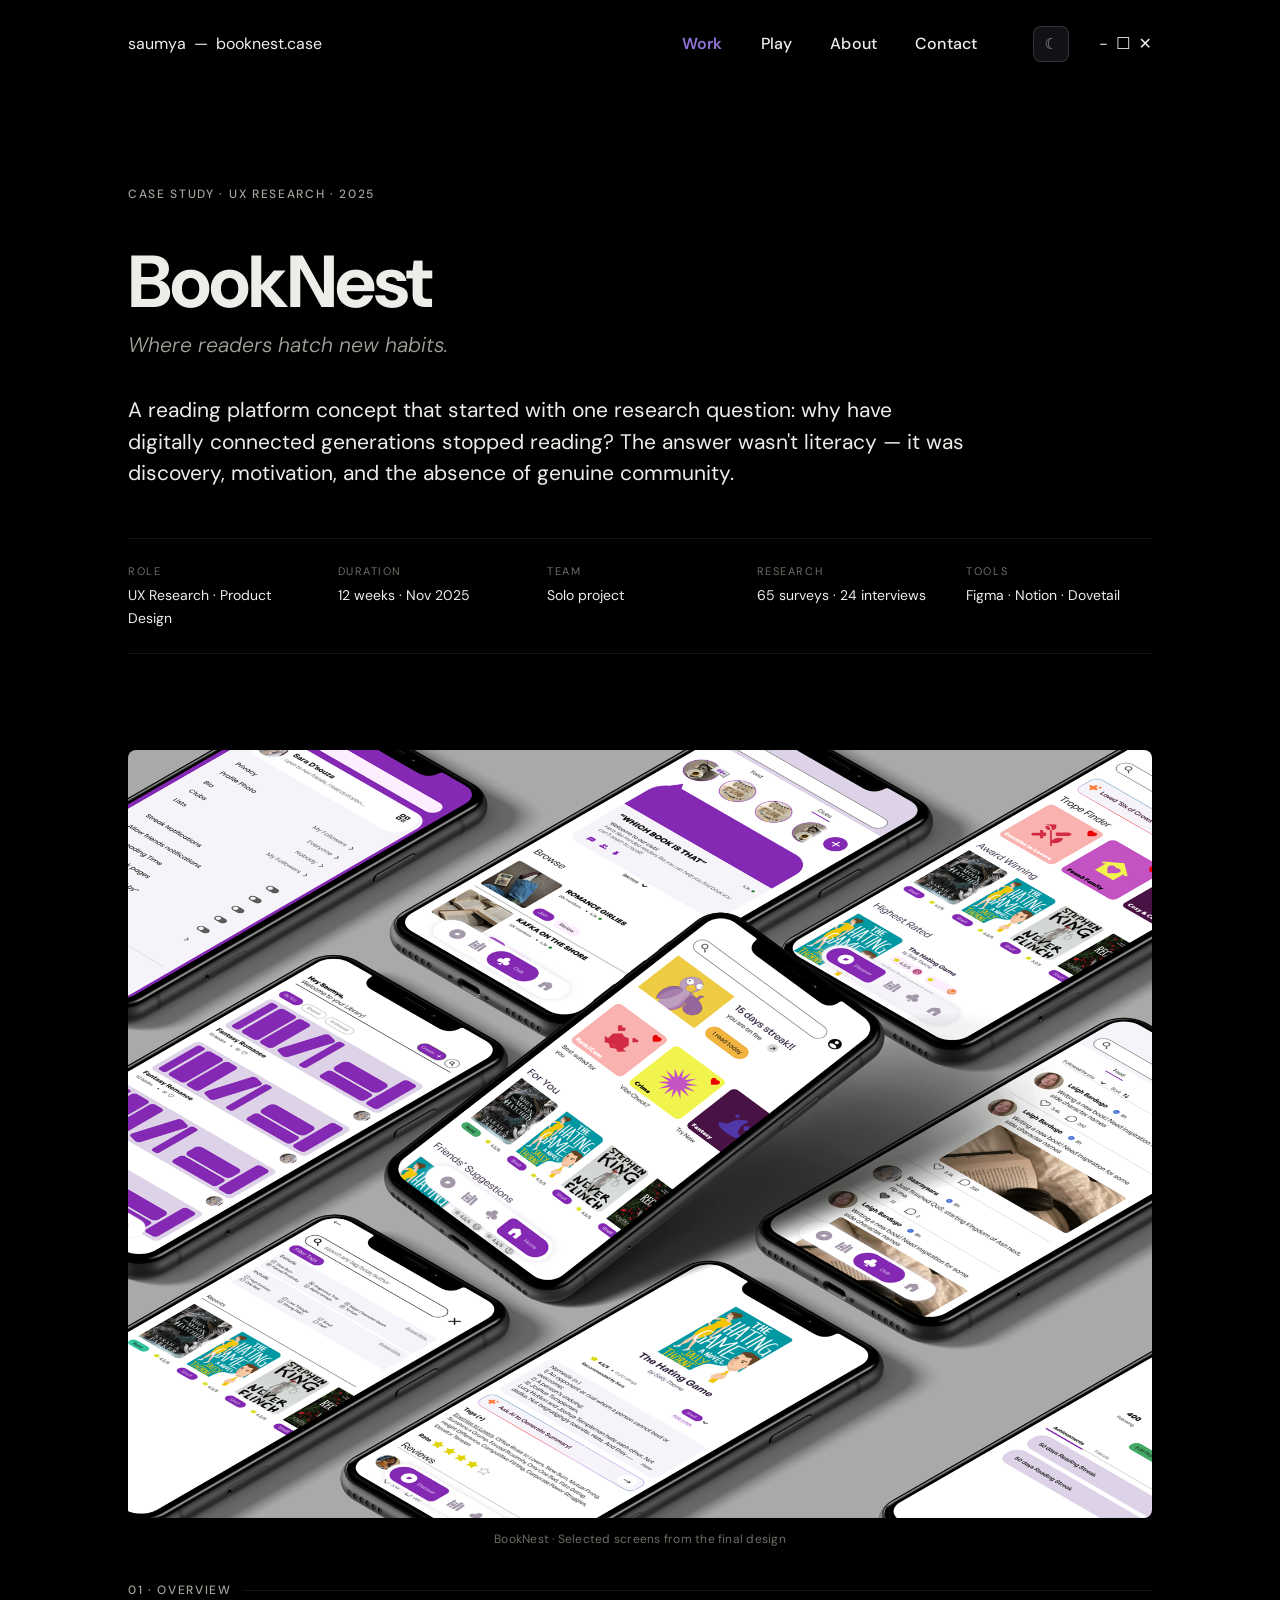
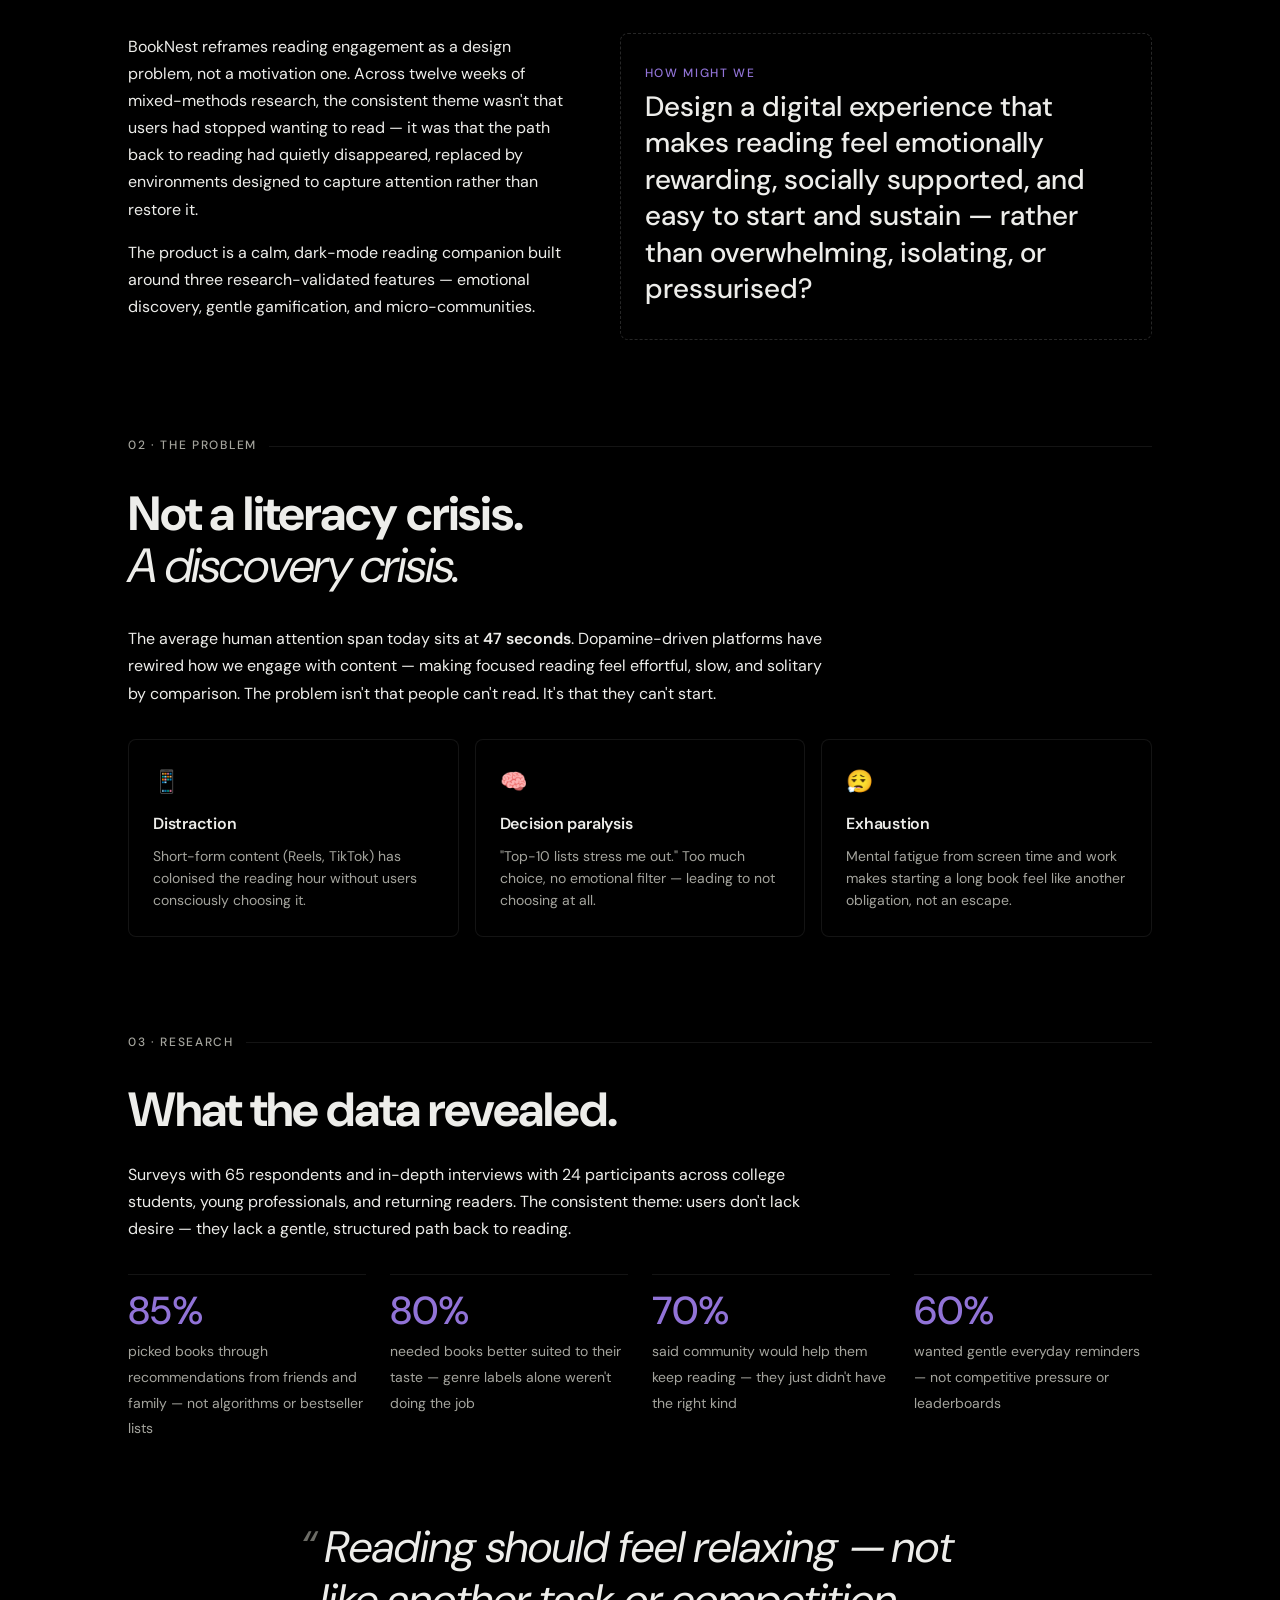
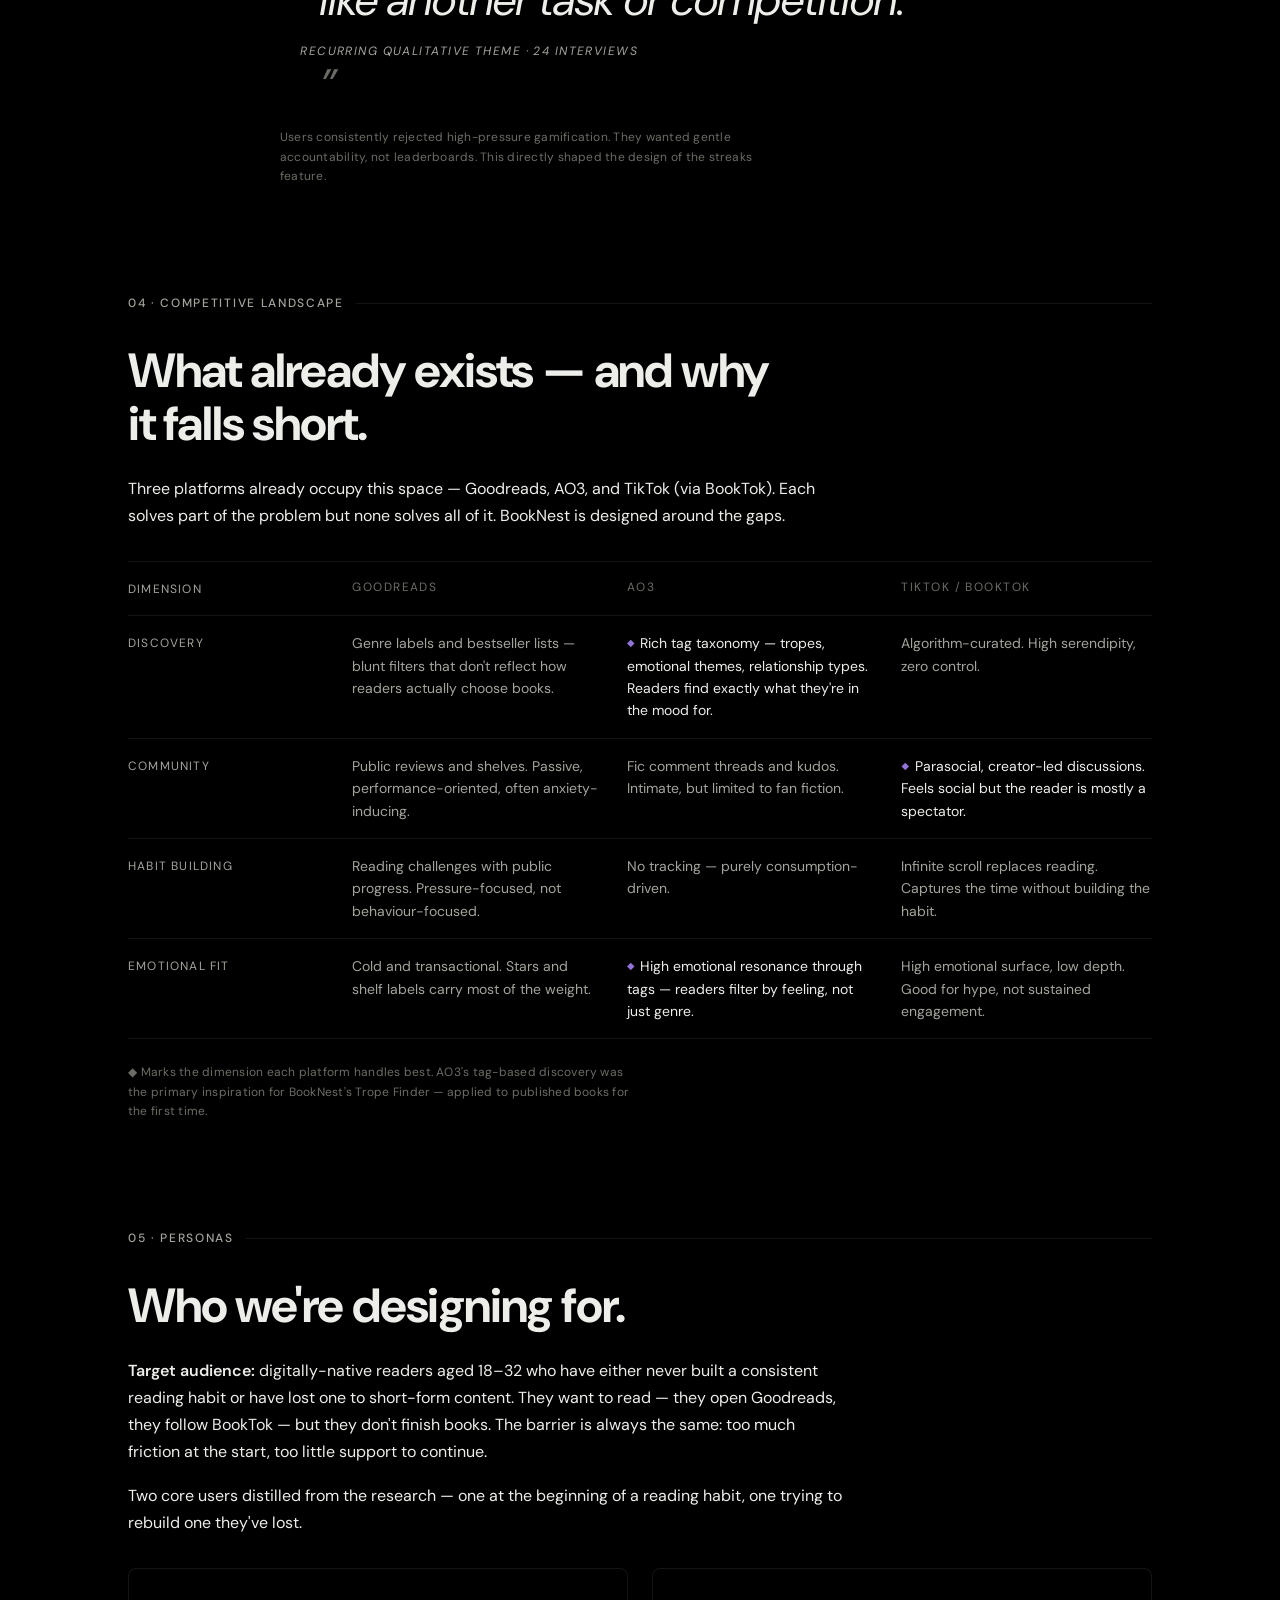
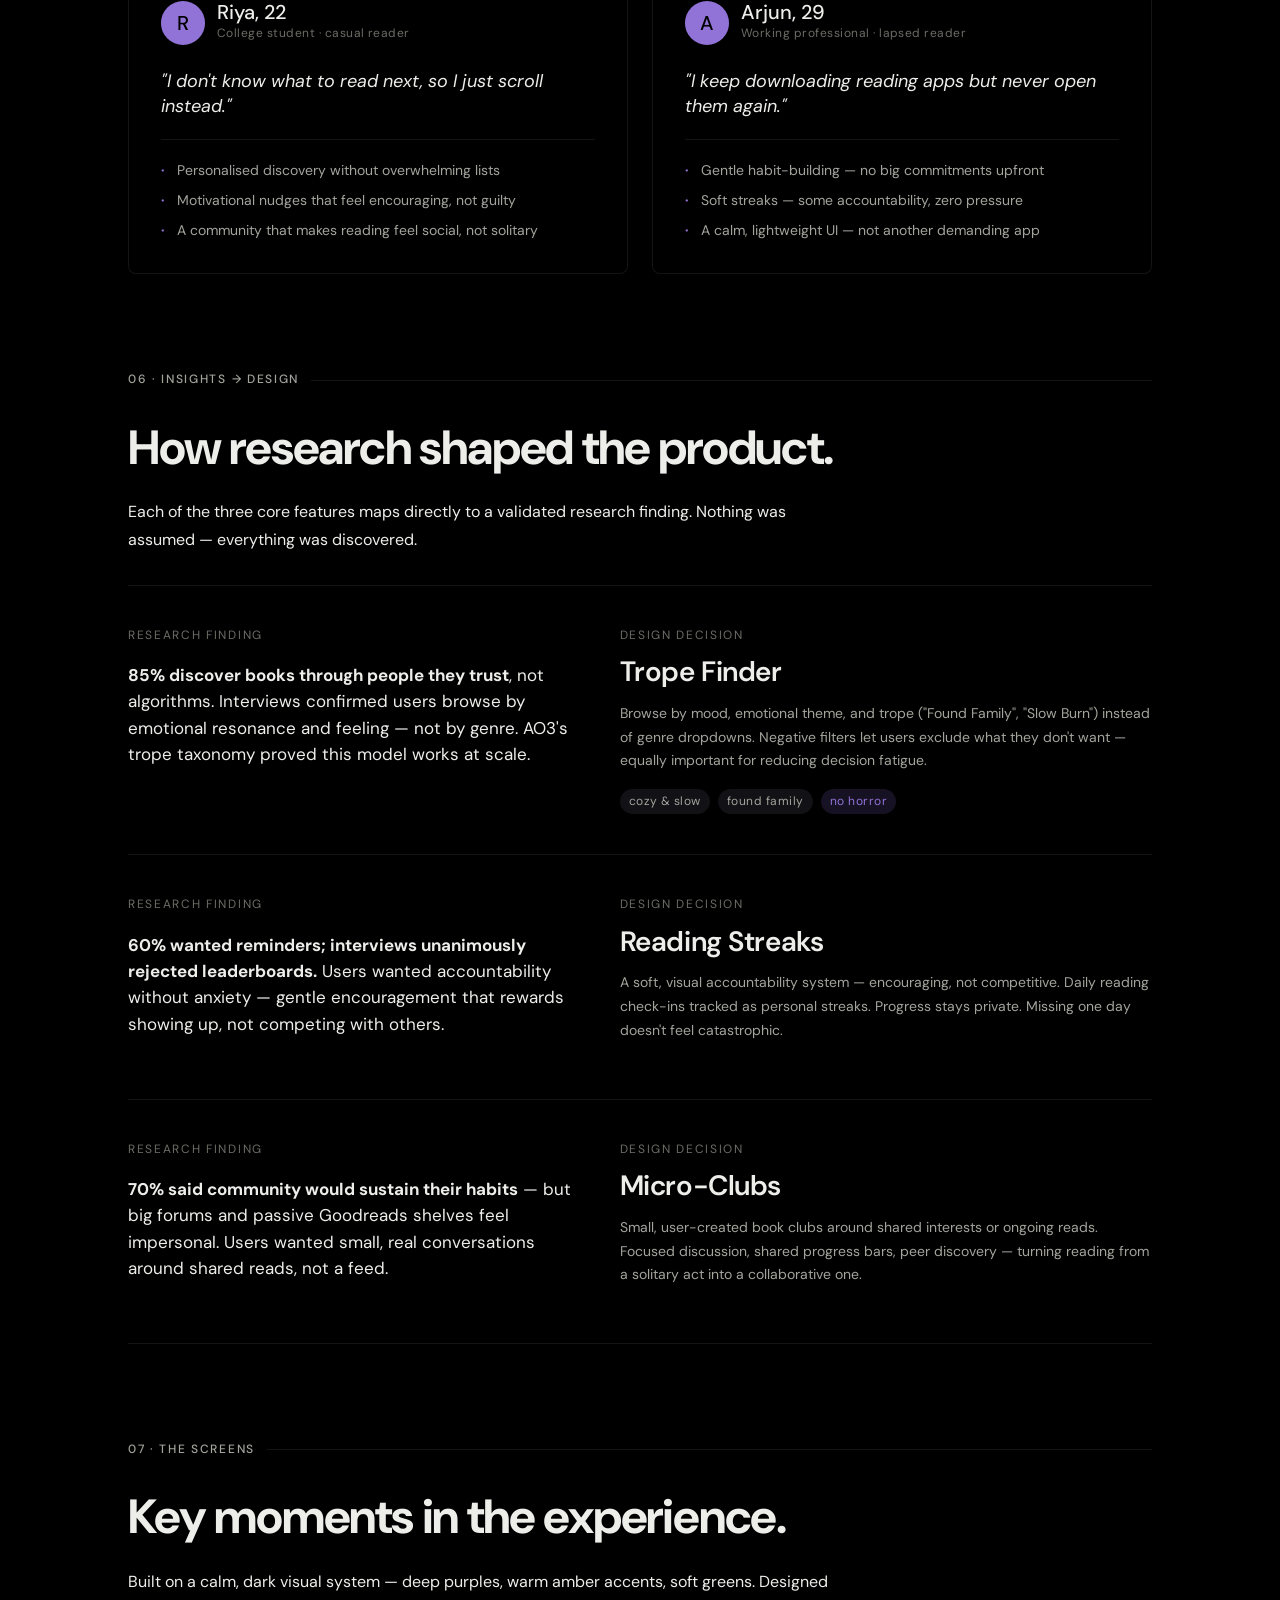
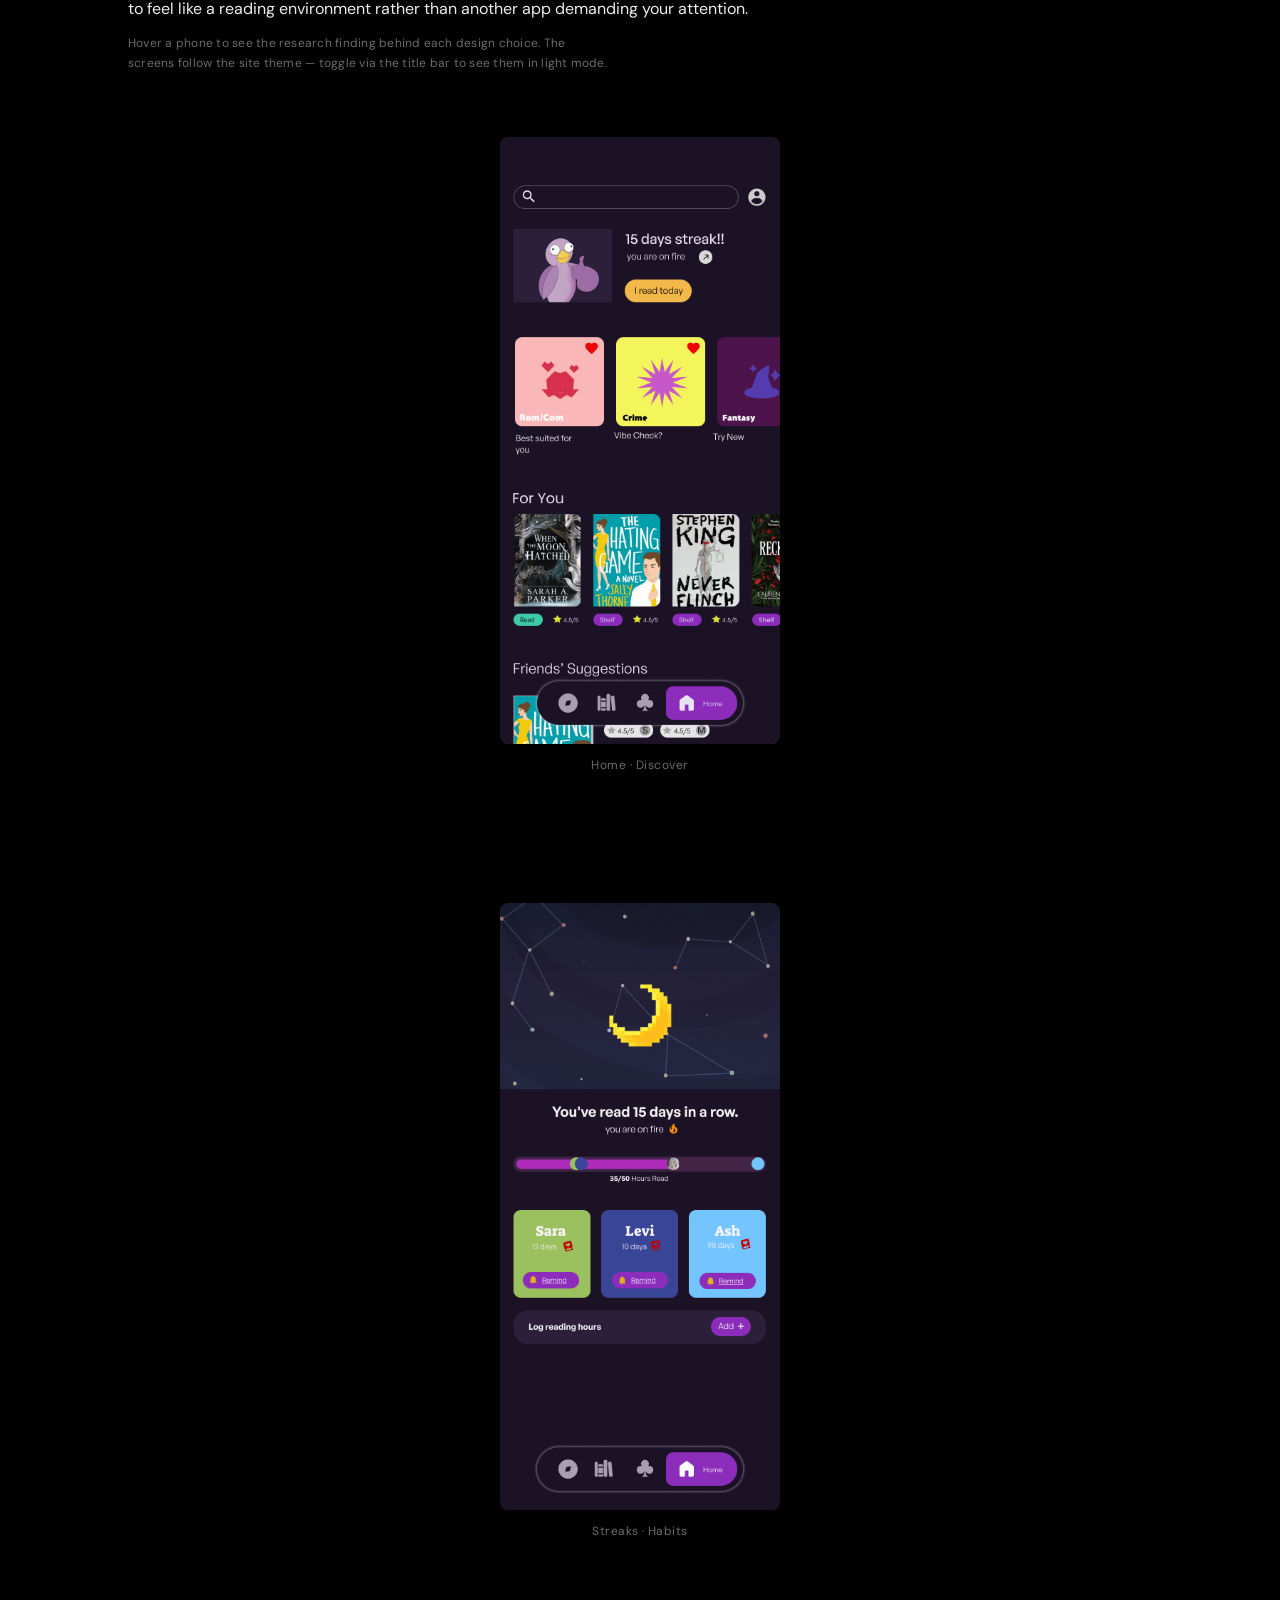
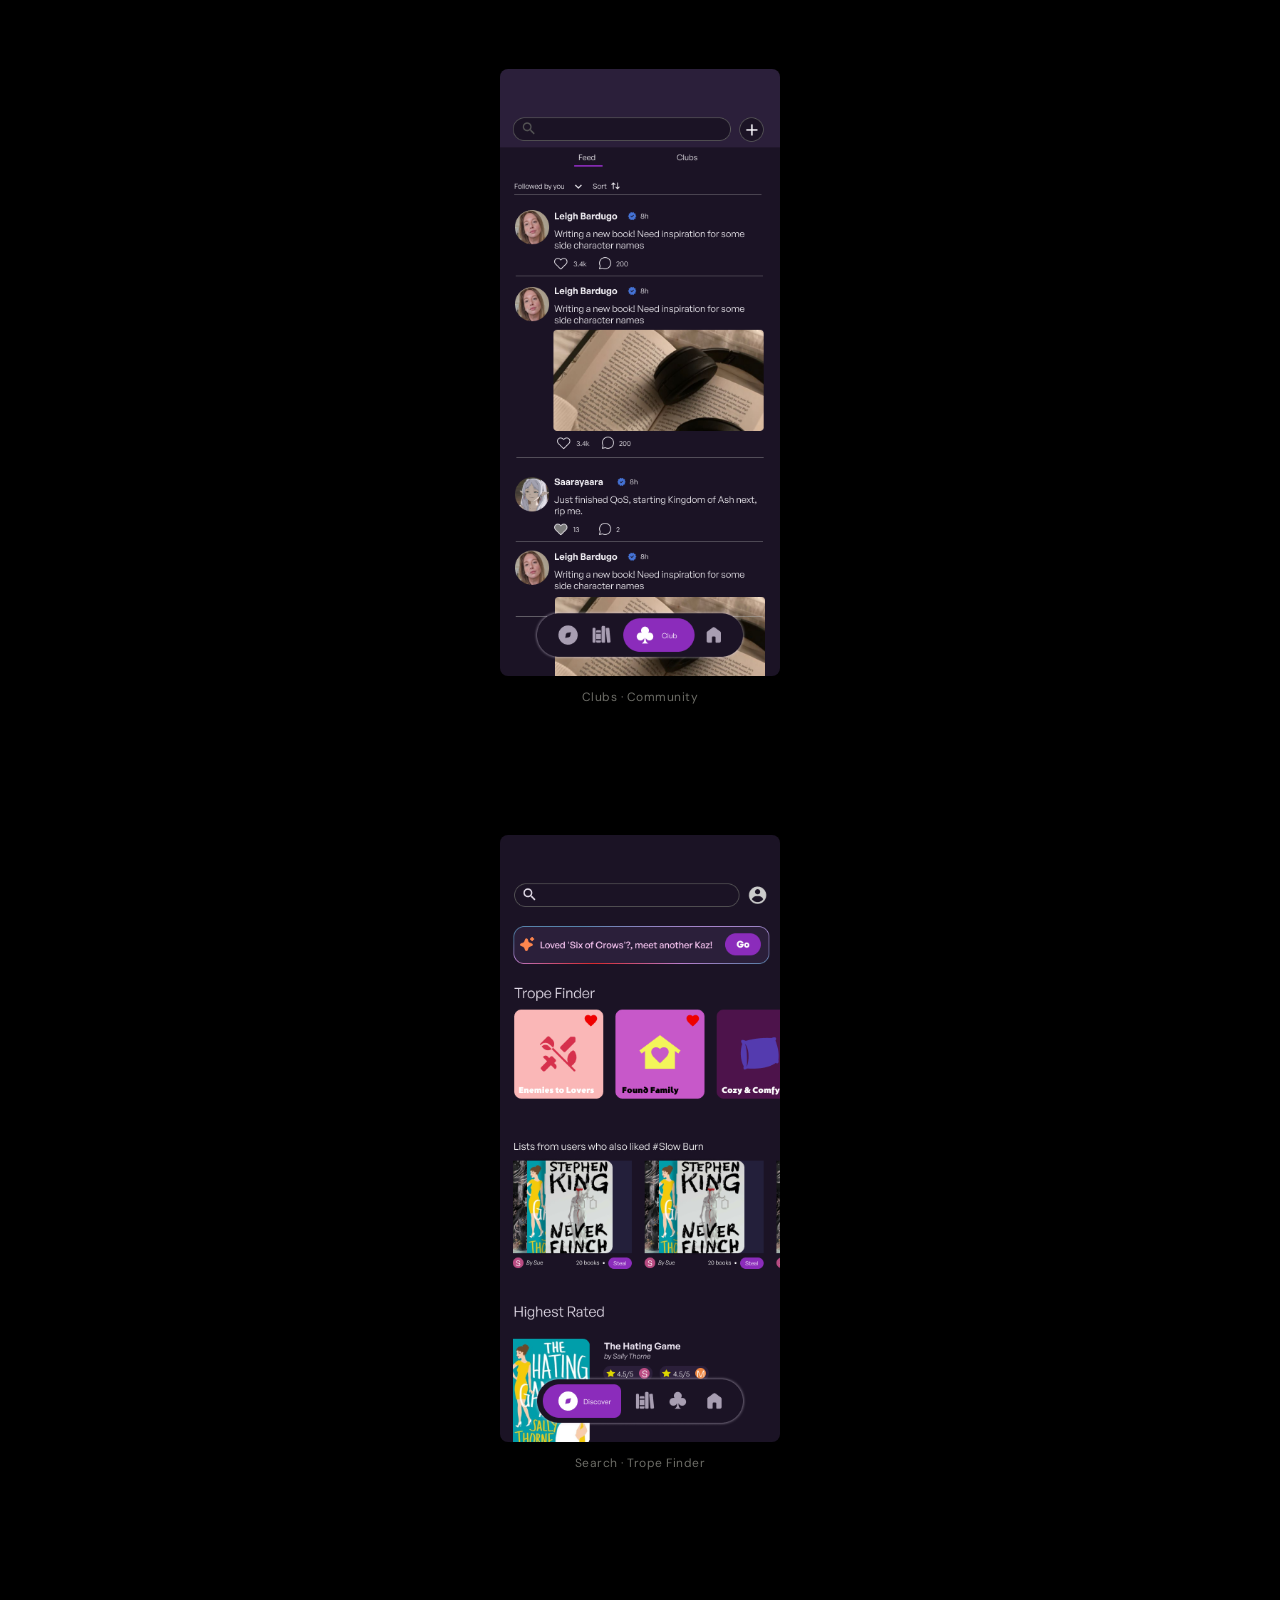
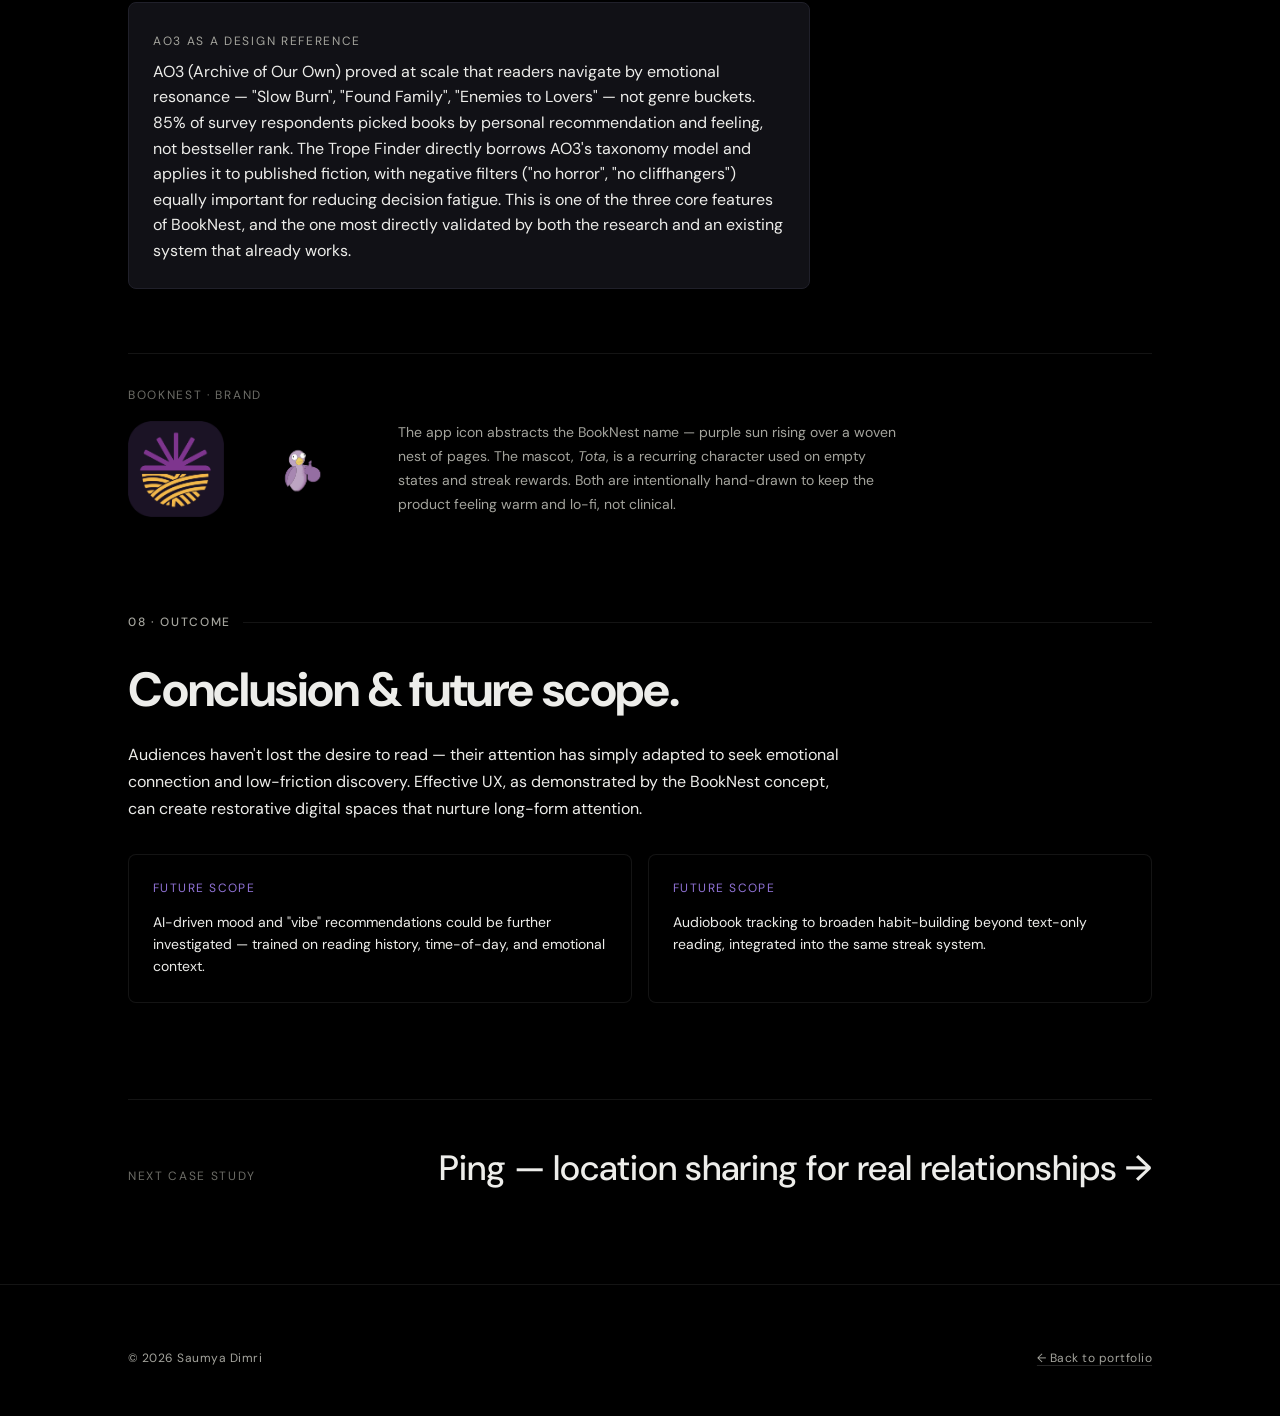
<file: booknest.html>
<!DOCTYPE html>
<html lang="en">
<head>
  <meta charset="UTF-8" />
  <meta name="viewport" content="width=device-width, initial-scale=1.0" />
  <title>BookNest — Saumya</title>
  <link rel="preconnect" href="https://fonts.googleapis.com">
  <link rel="preconnect" href="https://fonts.gstatic.com" crossorigin>
  <link href="https://fonts.googleapis.com/css2?family=DM+Sans:opsz,wght@9..40,400;9..40,500;9..40,600;9..40,700&family=Noto+Serif+Lao:wght@300;400;500;600;700&family=JetBrains+Mono:wght@400;500&display=swap" rel="stylesheet">
  <link href="https://api.fontshare.com/v2/css?f[]=general-sans@200,300,400,500,600,700&display=swap" rel="stylesheet">
  <link rel="stylesheet" href="design-system.css?v=20261119e">
  <style>
    /* ---------------------------------------------------------
       Typography Enforcement: Case studies use clean, editorial DM Sans
       --------------------------------------------------------- */
    :root {
      --font-display: 'DM Sans', system-ui, -apple-system, sans-serif !important;
      --font-body:    'DM Sans', system-ui, -apple-system, sans-serif !important;
      --font-mono:    'DM Sans', system-ui, -apple-system, sans-serif !important;
    }
    body, h1, .h1, h2, .h2, h3, .h3, h4, .display, .lead, .case-prose, p, span, a, button, input, .stat .n, .persona-quote {
      font-family: 'DM Sans', system-ui, -apple-system, sans-serif !important;
    }
    h1, .h1, .display {
      font-weight: 700 !important;
      letter-spacing: -0.025em !important;
    }
    h2, .h2, h3, .h3, h4 {
      font-weight: 600 !important;
      letter-spacing: -0.015em !important;
    }

    /* ---------------------------------------------------------
       Page-specific components for the BookNest case study.
       Built on design-system tokens. No new colors introduced.
       --------------------------------------------------------- */
    .case-prose { max-width: 65ch; }
    .case-prose p { line-height: 1.7; margin: 0 0 var(--sp-4); }
    .case-prose p:last-child { margin-bottom: 0; }
    .case-prose strong { color: var(--ink); font-weight: 600; }

    /* Hero */
    .case-hero { padding-block: var(--sp-24) var(--sp-12); }
    .case-hero .subtitle {
      font-family: var(--font-display);
      font-style: italic;
      font-weight: 300;
      font-size: clamp(1.125rem, 0.4vw + 1rem, 1.375rem);
      color: var(--ink-soft);
      margin-top: var(--sp-2);
    }
    .case-hero .lead { margin-top: var(--sp-8); }
    .case-hero .meta-row { margin-top: var(--sp-12); }

    /* Barrier cards */
    .barrier-grid {
      display: grid;
      grid-template-columns: repeat(3, 1fr);
      gap: var(--sp-4);
      margin-top: var(--sp-8);
    }
    @media (max-width: 720px) { .barrier-grid { grid-template-columns: 1fr; } }
    .barrier {
      padding: var(--sp-6);
      background: var(--paper-2);
      border: 1px solid var(--rule);
      border-radius: var(--r-3);
    }
    .barrier .icon {
      font-size: 22px;
      margin-bottom: var(--sp-3);
      display: block;
    }
    .barrier h4 {
      font-family: var(--font-body);
      font-weight: 600;
      font-size: 1rem;
      margin: 0 0 var(--sp-2);
      color: var(--ink);
    }
    .barrier p {
      font-size: var(--fs-small);
      line-height: 1.6;
      color: var(--ink-soft);
      margin: 0;
    }

    /* Stats — long-label variant of KPI */
    .stats-grid {
      display: grid;
      grid-template-columns: repeat(3, 1fr);
      gap: var(--sp-6);
      margin-top: var(--sp-8);
    }
    @media (max-width: 720px) { .stats-grid { grid-template-columns: 1fr 1fr; } }
    @media (max-width: 460px) { .stats-grid { grid-template-columns: 1fr; } }
    .stat {
      padding-block: var(--sp-4);
      border-top: 1px solid var(--rule);
    }
    .stat .n {
      font-family: var(--font-display);
      font-weight: 500;
      font-size: clamp(2rem, 1.8vw + 1rem, 2.5rem);
      line-height: 1;
      color: var(--accent);
      display: block;
      margin-bottom: var(--sp-2);
    }
    .stat .l {
      font-size: var(--fs-small);
      line-height: 1.55;
      color: var(--ink-soft);
    }

    /* Comparison grid (replaces table) */
    .comp-grid {
      margin-top: var(--sp-8);
      border-top: 1px solid var(--rule);
    }
    .comp-row {
      display: grid;
      grid-template-columns: 1.2fr 1.5fr 1.5fr 1.5fr;
      gap: var(--sp-6);
      padding: var(--sp-4) 0;
      border-bottom: 1px solid var(--rule);
      align-items: start;
    }
    .comp-row.head {
      font-family: var(--font-mono);
      font-size: var(--fs-meta);
      letter-spacing: 0.12em;
      text-transform: uppercase;
      color: var(--ink-faint);
    }
    .comp-row .dim {
      font-family: var(--font-mono);
      font-size: var(--fs-meta);
      letter-spacing: 0.1em;
      text-transform: uppercase;
      color: var(--ink-soft);
      padding-top: 2px;
    }
    .comp-row .cell {
      font-size: var(--fs-small);
      line-height: 1.6;
      color: var(--ink-soft);
    }
    .comp-row .cell.is-bn { color: var(--ink); }
    .comp-row .cell.is-bn::before {
      content: '◆';
      color: var(--accent);
      margin-right: 6px;
      font-size: 0.7em;
      vertical-align: 2px;
    }
    @media (max-width: 860px) {
      .comp-row, .comp-row.head { grid-template-columns: 1fr; gap: var(--sp-2); }
      .comp-row .dim { margin-bottom: var(--sp-1); }
    }

    /* Persona cards */
    .personas {
      display: grid;
      grid-template-columns: 1fr 1fr;
      gap: var(--sp-6);
      margin-top: var(--sp-8);
    }
    @media (max-width: 720px) { .personas { grid-template-columns: 1fr; } }
    .persona {
      padding: var(--sp-8);
      background: var(--paper-2);
      border: 1px solid var(--rule);
      border-radius: var(--r-3);
    }
    .persona-head {
      display: flex;
      align-items: center;
      gap: var(--sp-3);
      margin-bottom: var(--sp-6);
    }
    .persona-head .avatar {
      width: 44px; height: 44px;
      border-radius: 50%;
      background: var(--accent);
      color: var(--paper);
      display: flex; align-items: center; justify-content: center;
      font-family: var(--font-display);
      font-weight: 500;
      font-size: 1.25rem;
    }
    .persona-head .who { display: flex; flex-direction: column; gap: 2px; }
    .persona-head .name {
      font-family: var(--font-display);
      font-weight: 500;
      font-size: 1.25rem;
      line-height: 1;
      color: var(--ink);
    }
    .persona-head .role {
      font-family: var(--font-mono);
      font-size: var(--fs-meta);
      letter-spacing: 0.04em;
      color: var(--ink-faint);
    }
    .persona-quote {
      font-family: var(--font-display);
      font-style: italic;
      font-weight: 400;
      font-size: 1.125rem;
      line-height: 1.4;
      color: var(--ink);
      margin-bottom: var(--sp-5);
      padding-bottom: var(--sp-5);
      border-bottom: 1px solid var(--rule);
    }
    .persona-needs {
      list-style: none;
      padding: 0;
      margin: 0;
      display: flex;
      flex-direction: column;
      gap: var(--sp-2);
    }
    .persona-needs li {
      font-size: var(--fs-small);
      line-height: 1.55;
      color: var(--ink-soft);
      padding-left: var(--sp-4);
      position: relative;
    }
    .persona-needs li::before {
      content: '·';
      position: absolute;
      left: 0;
      color: var(--accent);
      font-weight: 700;
    }

    /* Insight → Design pair */
    .insight {
      display: grid;
      grid-template-columns: 1fr 1.2fr;
      gap: var(--sp-12);
      padding-block: var(--sp-10);
      border-top: 1px solid var(--rule);
      align-items: start;
    }
    .insight:last-of-type { border-bottom: 1px solid var(--rule); }
    @media (max-width: 860px) { .insight { grid-template-columns: 1fr; gap: var(--sp-6); } }
    .insight .label {
      font-family: var(--font-mono);
      font-size: var(--fs-meta);
      letter-spacing: 0.14em;
      text-transform: uppercase;
      color: var(--ink-faint);
      margin-bottom: var(--sp-3);
      display: block;
    }
    .insight .finding {
      font-size: 1.0625rem;
      line-height: 1.55;
      color: var(--ink);
    }
    .insight .feature-name {
      font-family: var(--font-display);
      font-weight: 500;
      font-size: 1.75rem;
      line-height: 1.1;
      margin-bottom: var(--sp-3);
      color: var(--ink);
    }
    .insight .feature-desc {
      font-size: var(--fs-small);
      line-height: 1.7;
      color: var(--ink-soft);
      margin-bottom: var(--sp-4);
    }
    .insight .pill-row { display: flex; gap: var(--sp-2); flex-wrap: wrap; }
    .insight .pill {
      font-family: var(--font-mono);
      font-size: var(--fs-meta);
      letter-spacing: 0.04em;
      padding: 3px 9px;
      border-radius: 999px;
      background: var(--sage);
      color: var(--ink-soft);
    }
    .insight .pill.accent { background: var(--accent-soft); color: var(--accent); }

    /* ───── Screens: phones with floating message-popup annotations ───── */
    .screens-stack {
      display: flex;
      flex-direction: column;
      gap: var(--sp-24);
      margin-top: var(--sp-12);
    }
    /* Dark / light image swap inside each frame */
    .screen-phone .image-frame { position: relative; }
    .screen-phone .screen-img {
      width: 100%; height: auto; display: block;
      transition: opacity 0.4s ease;
    }
    .screen-phone .screen-img.light {
      position: absolute;
      inset: 0;
      opacity: 0;
    }
    [data-theme="light"] .screen-phone .screen-img.dark  { opacity: 0; }
    [data-theme="light"] .screen-phone .screen-img.light { opacity: 1; }

    /* ───── BookNest logo (theme-aware) ───── */
    .brand-logo {
      position: relative;
      display: inline-block;
      width: 96px; height: 96px;
      border-radius: 22px;
      overflow: hidden;
    }
    .brand-logo .logo-img {
      position: absolute; inset: 0;
      width: 100%; height: 100%;
      display: block;
      transition: opacity 0.35s ease;
    }
    .brand-logo .logo-img.light { opacity: 0; }
    [data-theme="light"] .brand-logo .logo-img.dark  { opacity: 0; }
    [data-theme="light"] .brand-logo .logo-img.light { opacity: 1; }

    /* ───── Light-mode popup contrast fixes ───── */
    [data-theme="light"] .annot {
      background: #ffffff;
      border-color: rgba(0, 0, 0, 0.18);
      color: #1a1a1a;
      box-shadow: 0 6px 16px -8px rgba(0, 0, 0, 0.25),
                  0 1px 0 rgba(0, 0, 0, 0.04);
    }
    [data-theme="light"] .annot strong {
      color: var(--accent-ink); /* darker amber, readable on white */
    }
    .screen-stage {
      display: flex;
      flex-direction: column;
      align-items: center;
      gap: var(--sp-3);
    }
    .screen-phone {
      position: relative;
      width: 280px;
    }
    .screen-phone .image-frame {
      cursor: zoom-in;
      transform-origin: center;
      transition:
        transform 0.55s cubic-bezier(0.34, 1.56, 0.64, 1),
        box-shadow 0.4s ease;
      will-change: transform;
    }
    .screen-phone:hover .image-frame {
      transform: translateY(-4px) scale(1.03);
      box-shadow: 0 22px 52px -16px rgba(0, 0, 0, 0.55);
    }
    .screen-phone .image-frame img {
      width: 100%; height: auto; display: block;
      transition: transform 0.5s ease;
    }
    .screen-caption {
      font-family: var(--font-mono);
      font-size: var(--fs-meta);
      letter-spacing: 0.04em;
      color: var(--ink-faint);
    }

    /* Message-popup bubbles around each phone */
    .annot {
      position: absolute;
      width: 200px;
      padding: 10px 14px;
      background: var(--paper-2);
      border: 1px solid var(--rule-strong);
      font-size: 12.5px;
      line-height: 1.4;
      color: var(--ink);
      opacity: 0;
      pointer-events: none;
      z-index: 3;
      box-shadow: 0 8px 20px -10px rgba(0, 0, 0, 0.5);
      transition:
        opacity 0.35s ease,
        transform 0.5s cubic-bezier(0.34, 1.56, 0.64, 1);
    }
    .annot strong { color: var(--accent); font-weight: 600; }
    /* speech-bubble corners */
    .annot.r { border-radius: 4px 14px 14px 14px;  left: calc(100% + 24px);  transform: translateX(-14px); }
    .annot.l { border-radius: 14px 4px 14px 14px;  right: calc(100% + 24px); transform: translateX(14px);  text-align: right; }

    .annot.top1 { top: 6%;  }
    .annot.top2 { top: 30%; }
    .annot.bot1 { top: 56%; }
    .annot.bot2 { top: 80%; }

    .screen-phone:hover .annot {
      opacity: 1;
      transform: translateX(0);
      pointer-events: auto;
    }
    .screen-phone:hover .annot.top1 { transition-delay: 0.05s; }
    .screen-phone:hover .annot.top2 { transition-delay: 0.13s; }
    .screen-phone:hover .annot.bot1 { transition-delay: 0.21s; }
    .screen-phone:hover .annot.bot2 { transition-delay: 0.29s; }

    /* Mobile: stack annotations below the phone, always visible */
    @media (max-width: 900px) {
      .annot {
        position: static;
        width: 100%;
        max-width: 360px;
        opacity: 1;
        transform: none;
        text-align: left;
        border-radius: 14px;
        margin: var(--sp-2) auto 0;
        pointer-events: auto;
      }
      .screen-phone { width: 100%; max-width: 280px; }
      .screen-stage { gap: var(--sp-5); }
    }

    @media (prefers-reduced-motion: reduce) {
      .screen-phone .image-frame,
      .annot { transition: none; }
      .annot { opacity: 1; transform: none; }
    }

    /* BookNest brand tokens (separate from portfolio palette) */
    .brand-sub {
      margin-top: var(--sp-16);
      padding-top: var(--sp-8);
      border-top: 1px solid var(--rule);
    }
    .brand-label {
      font-family: var(--font-mono);
      font-size: var(--fs-meta);
      letter-spacing: 0.14em;
      text-transform: uppercase;
      color: var(--ink-faint);
      margin-bottom: var(--sp-4);
    }
    .brand-swatches { display: flex; gap: var(--sp-3); flex-wrap: wrap; }
    .brand-sw { display: flex; flex-direction: column; gap: var(--sp-2); align-items: flex-start; }
    .brand-sw .chip {
      width: 56px; height: 56px;
      border-radius: var(--r-2);
      border: 1px solid var(--rule);
    }
    .brand-sw .lbl {
      font-family: var(--font-mono);
      font-size: 0.6875rem;
      letter-spacing: 0.04em;
      color: var(--ink-soft);
      line-height: 1.4;
    }
    .brand-sw .lbl .hex { display: block; color: var(--ink-faint); }

    .type-rows {
      display: flex; flex-direction: column; gap: var(--sp-4);
      margin-top: var(--sp-4);
    }
    .type-row {
      display: grid;
      grid-template-columns: 160px 1fr;
      gap: var(--sp-6);
      padding: var(--sp-3) 0;
      border-bottom: 1px dashed var(--rule);
      align-items: baseline;
    }
    .type-row:last-child { border-bottom: 0; }
    .type-row .meta {
      font-family: var(--font-mono);
      font-size: var(--fs-meta);
      letter-spacing: 0.04em;
      color: var(--ink-faint);
      line-height: 1.5;
    }
    .ts-bn { font-family: 'General Sans', 'DM Sans', sans-serif; color: var(--ink); }
    .ts-bn.display { font-weight: 600; font-size: 2.5rem; letter-spacing: -0.01em; line-height: 1.05; }
    .ts-bn.heading { font-weight: 500; font-size: 1.5rem; }
    .ts-bn.body    { font-weight: 400; font-size: 1rem; }
    .ts-bn.label   { font-weight: 500; font-size: var(--fs-small); letter-spacing: 0.08em; text-transform: uppercase; color: var(--ink-soft); }

    /* Before/After refinement cards */
    .ref-row {
      display: grid;
      grid-template-columns: 1fr 1fr;
      gap: var(--sp-4);
      margin-top: var(--sp-8);
    }
    @media (max-width: 720px) { .ref-row { grid-template-columns: 1fr; } }
    .ref-card {
      border: 1px solid var(--rule);
      border-radius: var(--r-3);
      overflow: hidden;
      background: var(--paper-2);
    }
    .ref-card .head {
      padding: var(--sp-3) var(--sp-4);
      font-family: var(--font-mono);
      font-size: var(--fs-meta);
      letter-spacing: 0.12em;
      text-transform: uppercase;
      border-bottom: 1px solid var(--rule);
    }
    .ref-card.before .head { color: var(--ink-faint); }
    .ref-card.after .head { color: var(--accent); }
    .ref-card ul {
      list-style: none; padding: var(--sp-4) var(--sp-5); margin: 0;
      display: flex; flex-direction: column; gap: var(--sp-3);
    }
    .ref-card li {
      font-size: var(--fs-small);
      line-height: 1.6;
      color: var(--ink-soft);
      padding-left: var(--sp-4);
      position: relative;
    }
    .ref-card.before li::before { content: '·'; position: absolute; left: 0; color: var(--ink-faint); font-weight: 700; }
    .ref-card.after li::before { content: '→'; position: absolute; left: 0; color: var(--accent); font-size: 0.85em; top: 1px; }

    /* Future-scope cards */
    .next-cards {
      display: grid;
      grid-template-columns: repeat(3, 1fr);
      gap: var(--sp-4);
      margin-top: var(--sp-8);
    }
    @media (max-width: 720px) { .next-cards { grid-template-columns: 1fr; } }
    .next-card {
      padding: var(--sp-6);
      background: var(--paper-2);
      border: 1px solid var(--rule);
      border-radius: var(--r-3);
    }
    .next-card .lbl {
      font-family: var(--font-mono);
      font-size: var(--fs-meta);
      letter-spacing: 0.12em;
      text-transform: uppercase;
      color: var(--accent);
      display: block;
      margin-bottom: var(--sp-3);
    }
    .next-card p {
      font-size: var(--fs-small);
      line-height: 1.6;
      color: var(--ink);
      margin: 0;
    }

    /* Next case study */
    .next-cs {
      margin-top: var(--sp-24);
      padding-top: var(--sp-12);
      border-top: 1px solid var(--rule);
      display: flex; justify-content: space-between; align-items: baseline;
      gap: var(--sp-6); flex-wrap: wrap;
    }
    .next-cs .lbl {
      font-family: var(--font-mono);
      font-size: var(--fs-meta);
      letter-spacing: 0.14em;
      text-transform: uppercase;
      color: var(--ink-faint);
    }
    .next-cs a {
      font-family: var(--font-display);
      font-weight: 500;
      font-size: clamp(1.5rem, 1.5vw + 1rem, 2.25rem);
      line-height: 1.15;
      color: var(--ink);
      text-decoration: none;
    }
    .next-cs a:hover { color: var(--accent); }
  </style>
</head>
<body>

<!-- ───────── Title bar ───────── -->
<header class="titlebar">
  <div class="titlebar-inner">
    <a class="tb-title" href="index.html">
      <span class="dot"></span>
      <span>saumya</span>
      <span class="sep">—</span>
      <span>booknest.case</span>
    </a>
    <nav class="tb-menu">
      <a href="index.html" class="is-active">Work</a>
      <a href="index.html">Play</a>
      <a href="index.html">About</a>
      <a href="index.html">Contact</a>
    </nav>
    <button class="tb-theme" id="themeToggle" aria-label="Toggle light / dark">
      <span class="glyph icon-moon">☾</span>
      <span class="glyph icon-sun">☀</span>
    </button>
    <div class="tb-controls" aria-hidden="true">
      <button title="Minimize"><span class="glyph">−</span></button>
      <button title="Maximize"><span class="glyph">☐</span></button>
      <button class="tb-close" title="Close"><span class="glyph">✕</span></button>
    </div>
  </div>
</header>

<!-- ───────── Hero ───────── -->
<header class="case-hero container">
  <span class="eyebrow">Case Study · UX Research · 2025</span>
  <h1 class="display" style="margin-top: var(--sp-4);">BookNest</h1>
  <p class="subtitle">Where readers hatch new habits.</p>
  <p class="lead">
    A reading platform concept that started with one research question: why have digitally connected
    generations stopped reading? The answer wasn't literacy — it was discovery, motivation, and the
    absence of genuine community.
  </p>
  <div class="meta-row">
    <div class="meta-item"><span class="label">Role</span><span class="value">UX Research · Product Design</span></div>
    <div class="meta-item"><span class="label">Duration</span><span class="value">12 weeks · Nov 2025</span></div>
    <div class="meta-item"><span class="label">Team</span><span class="value">Solo project</span></div>
    <div class="meta-item"><span class="label">Research</span><span class="value">65 surveys · 24 interviews</span></div>
    <div class="meta-item"><span class="label">Tools</span><span class="value">Figma · Notion · Dovetail</span></div>
  </div>
</header>

<!-- ───────── Hero image ───────── -->
<figure class="container" style="padding-block: var(--sp-8) var(--sp-4);">
  <div class="image-frame">
    <img src="assets/booknest/hero.png" alt="Isometric composition of BookNest screens — home, discover, library, streaks, profile" />
  </div>
  <figcaption class="figure-caption" style="text-align: center; margin-top: var(--sp-3);">BookNest · Selected screens from the final design</figcaption>
</figure>

<!-- ───────── 01 Overview ───────── -->
<section class="container">
  <div class="section-marker"><span class="eyebrow">01 · Overview</span></div>
  <div class="two-col">
    <div class="case-prose">
      <p>BookNest reframes reading engagement as a design problem, not a motivation one. Across twelve
        weeks of mixed-methods research, the consistent theme wasn't that users had stopped wanting to
        read — it was that the path back to reading had quietly disappeared, replaced by environments
        designed to capture attention rather than restore it.</p>
      <p>The product is a calm, dark-mode reading companion built around three research-validated
        features — emotional discovery, gentle gamification, and micro-communities.</p>
    </div>
    <div class="hmw">
      Design a digital experience that makes reading feel emotionally rewarding, socially supported,
      and easy to start and sustain — rather than overwhelming, isolating, or pressurised?
    </div>
  </div>
</section>

<!-- ───────── 02 The Problem ───────── -->
<section class="container" style="padding-top: var(--sp-24);">
  <div class="section-marker"><span class="eyebrow">02 · The Problem</span></div>
  <h2 class="h1" style="max-width: 18ch;">Not a literacy crisis.<br><em style="font-style: italic; font-weight: 400;">A discovery crisis.</em></h2>
  <div class="case-prose" style="margin-top: var(--sp-8);">
    <p>The average human attention span today sits at <strong>47 seconds</strong>. Dopamine-driven
      platforms have rewired how we engage with content — making focused reading feel effortful, slow,
      and solitary by comparison. The problem isn't that people can't read. It's that they can't
      start.</p>
  </div>

  <div class="barrier-grid">
    <div class="barrier">
      <span class="icon">📱</span>
      <h4>Distraction</h4>
      <p>Short-form content (Reels, TikTok) has colonised the reading hour without users consciously
        choosing it.</p>
    </div>
    <div class="barrier">
      <span class="icon">🧠</span>
      <h4>Decision paralysis</h4>
      <p>"Top-10 lists stress me out." Too much choice, no emotional filter — leading to not choosing
        at all.</p>
    </div>
    <div class="barrier">
      <span class="icon">😮‍💨</span>
      <h4>Exhaustion</h4>
      <p>Mental fatigue from screen time and work makes starting a long book feel like another
        obligation, not an escape.</p>
    </div>
  </div>
</section>

<!-- ───────── 03 Research ───────── -->
<section class="container" style="padding-top: var(--sp-24);">
  <div class="section-marker"><span class="eyebrow">03 · Research</span></div>
  <h2 class="h1">What the data revealed.</h2>
  <div class="case-prose" style="margin-top: var(--sp-6);">
    <p>Surveys with 65 respondents and in-depth interviews with 24 participants across college students,
      young professionals, and returning readers. The consistent theme: users don't lack desire — they
      lack a gentle, structured path back to reading.</p>
  </div>

  <div class="stats-grid" style="grid-template-columns: repeat(4, 1fr);">
    <div class="stat"><span class="n">85%</span><span class="l">picked books through recommendations from friends and family — not algorithms or bestseller lists</span></div>
    <div class="stat"><span class="n">80%</span><span class="l">needed books better suited to their taste — genre labels alone weren't doing the job</span></div>
    <div class="stat"><span class="n">70%</span><span class="l">said community would help them keep reading — they just didn't have the right kind</span></div>
    <div class="stat"><span class="n">60%</span><span class="l">wanted gentle everyday reminders — not competitive pressure or leaderboards</span></div>
  </div>

  <div class="container-narrow" style="padding-inline: 0; margin-top: var(--sp-16);">
    <blockquote class="pull-quote">
      Reading should feel relaxing — not like another task or competition.
      <span class="attribution">Recurring qualitative theme · 24 interviews</span>
    </blockquote>
    <p class="figure-caption" style="margin-top: calc(-1 * var(--sp-12)); max-width: 60ch;">
      Users consistently rejected high-pressure gamification. They wanted gentle accountability,
      not leaderboards. This directly shaped the design of the streaks feature.
    </p>
  </div>
</section>

<!-- ───────── 04 Competitive Landscape ───────── -->
<section class="container" style="padding-top: var(--sp-24);">
  <div class="section-marker"><span class="eyebrow">04 · Competitive Landscape</span></div>
  <h2 class="h1" style="max-width: 20ch;">What already exists — and why it falls short.</h2>
  <div class="case-prose" style="margin-top: var(--sp-6);">
    <p>Three platforms already occupy this space — Goodreads, AO3, and TikTok (via BookTok). Each solves part of the problem but none solves all of it. BookNest is designed around the gaps.</p>
  </div>

  <div class="comp-grid" style="margin-top: var(--sp-8);">
    <div class="comp-row head">
      <div class="dim">Dimension</div>
      <div>Goodreads</div>
      <div>AO3</div>
      <div>TikTok / BookTok</div>
    </div>
    <div class="comp-row">
      <div class="dim">Discovery</div>
      <div class="cell">Genre labels and bestseller lists — blunt filters that don't reflect how readers actually choose books.</div>
      <div class="cell is-bn">Rich tag taxonomy — tropes, emotional themes, relationship types. Readers find exactly what they're in the mood for.</div>
      <div class="cell">Algorithm-curated. High serendipity, zero control.</div>
    </div>
    <div class="comp-row">
      <div class="dim">Community</div>
      <div class="cell">Public reviews and shelves. Passive, performance-oriented, often anxiety-inducing.</div>
      <div class="cell">Fic comment threads and kudos. Intimate, but limited to fan fiction.</div>
      <div class="cell is-bn">Parasocial, creator-led discussions. Feels social but the reader is mostly a spectator.</div>
    </div>
    <div class="comp-row">
      <div class="dim">Habit building</div>
      <div class="cell">Reading challenges with public progress. Pressure-focused, not behaviour-focused.</div>
      <div class="cell">No tracking — purely consumption-driven.</div>
      <div class="cell">Infinite scroll replaces reading. Captures the time without building the habit.</div>
    </div>
    <div class="comp-row">
      <div class="dim">Emotional fit</div>
      <div class="cell">Cold and transactional. Stars and shelf labels carry most of the weight.</div>
      <div class="cell is-bn">High emotional resonance through tags — readers filter by feeling, not just genre.</div>
      <div class="cell">High emotional surface, low depth. Good for hype, not sustained engagement.</div>
    </div>
  </div>

  <p class="figure-caption" style="margin-top: var(--sp-6); max-width: 64ch;">
    ◆ Marks the dimension each platform handles best. AO3's tag-based discovery was the primary inspiration for BookNest's Trope Finder — applied to published books for the first time.
  </p>
</section>

<!-- ───────── 05 Personas ───────── -->
<section class="container" style="padding-top: var(--sp-24);">
  <div class="section-marker"><span class="eyebrow">05 · Personas</span></div>
  <h2 class="h1">Who we're designing for.</h2>
  <div class="case-prose" style="margin-top: var(--sp-6);">
    <p><strong>Target audience:</strong> digitally-native readers aged 18–32 who have either never built a consistent reading habit or have lost one to short-form content. They want to read — they open Goodreads, they follow BookTok — but they don't finish books. The barrier is always the same: too much friction at the start, too little support to continue.</p>
    <p style="margin-top: var(--sp-4);">Two core users distilled from the research — one at the beginning of a reading habit, one trying to rebuild one they've lost.</p>
  </div>

  <div class="personas">
    <article class="persona">
      <div class="persona-head">
        <div class="avatar">R</div>
        <div class="who">
          <span class="name">Riya, 22</span>
          <span class="role">College student · casual reader</span>
        </div>
      </div>
      <p class="persona-quote">"I don't know what to read next, so I just scroll instead."</p>
      <ul class="persona-needs">
        <li>Personalised discovery without overwhelming lists</li>
        <li>Motivational nudges that feel encouraging, not guilty</li>
        <li>A community that makes reading feel social, not solitary</li>
      </ul>
    </article>
    <article class="persona">
      <div class="persona-head">
        <div class="avatar">A</div>
        <div class="who">
          <span class="name">Arjun, 29</span>
          <span class="role">Working professional · lapsed reader</span>
        </div>
      </div>
      <p class="persona-quote">"I keep downloading reading apps but never open them again."</p>
      <ul class="persona-needs">
        <li>Gentle habit-building — no big commitments upfront</li>
        <li>Soft streaks — some accountability, zero pressure</li>
        <li>A calm, lightweight UI — not another demanding app</li>
      </ul>
    </article>
  </div>
</section>

<!-- ───────── 06 Insights → Design ───────── -->
<section class="container" style="padding-top: var(--sp-24);">
  <div class="section-marker"><span class="eyebrow">06 · Insights → Design</span></div>
  <h2 class="h1">How research shaped the product.</h2>
  <div class="case-prose" style="margin-top: var(--sp-6); margin-bottom: var(--sp-8);">
    <p>Each of the three core features maps directly to a validated research finding. Nothing was
      assumed — everything was discovered.</p>
  </div>

  <div class="insight">
    <div>
      <span class="label">Research finding</span>
      <p class="finding"><strong>85% discover books through people they trust</strong>, not algorithms.
        Interviews confirmed users browse by emotional resonance and feeling — not by genre. AO3's
        trope taxonomy proved this model works at scale.</p>
    </div>
    <div>
      <span class="label">Design decision</span>
      <h3 class="feature-name">Trope Finder</h3>
      <p class="feature-desc">Browse by mood, emotional theme, and trope ("Found Family", "Slow Burn")
        instead of genre dropdowns. Negative filters let users exclude what they don't want — equally
        important for reducing decision fatigue.</p>
      <div class="pill-row">
        <span class="pill">cozy &amp; slow</span>
        <span class="pill">found family</span>
        <span class="pill accent">no horror</span>
      </div>
    </div>
  </div>

  <div class="insight">
    <div>
      <span class="label">Research finding</span>
      <p class="finding"><strong>60% wanted reminders; interviews unanimously rejected leaderboards.</strong>
        Users wanted accountability without anxiety — gentle encouragement that rewards showing up,
        not competing with others.</p>
    </div>
    <div>
      <span class="label">Design decision</span>
      <h3 class="feature-name">Reading Streaks</h3>
      <p class="feature-desc">A soft, visual accountability system — encouraging, not competitive.
        Daily reading check-ins tracked as personal streaks. Progress stays private. Missing one day
        doesn't feel catastrophic.</p>
    </div>
  </div>

  <div class="insight">
    <div>
      <span class="label">Research finding</span>
      <p class="finding"><strong>70% said community would sustain their habits</strong> — but big
        forums and passive Goodreads shelves feel impersonal. Users wanted small, real conversations
        around shared reads, not a feed.</p>
    </div>
    <div>
      <span class="label">Design decision</span>
      <h3 class="feature-name">Micro-Clubs</h3>
      <p class="feature-desc">Small, user-created book clubs around shared interests or ongoing reads.
        Focused discussion, shared progress bars, peer discovery — turning reading from a solitary act
        into a collaborative one.</p>
    </div>
  </div>
</section>

<!-- ───────── 07 The Screens ───────── -->
<section class="container" style="padding-top: var(--sp-24);">
  <div class="section-marker"><span class="eyebrow">07 · The Screens</span></div>
  <h2 class="h1">Key moments in the experience.</h2>
  <div class="case-prose" style="margin-top: var(--sp-6);">
    <p>Built on a calm, dark visual system — deep purples, warm amber accents, soft greens. Designed
      to feel like a reading environment rather than another app demanding your attention.</p>
  </div>

  <p class="figure-caption" style="margin-top: var(--sp-3); max-width: 60ch;">
    Hover a phone to see the research finding behind each design choice.
    The screens follow the site theme — toggle via the title bar to see them in light mode.
  </p>

  <div class="screens-stack">
    <!-- Home · Discover -->
    <figure class="screen-stage">
      <div class="screen-phone">
        <div class="image-frame">
          <img class="screen-img dark"  src="assets/booknest/01-home-discover.png"       alt="BookNest home screen, dark — 15-day streak with mascot, mood cards for Rom/Com, Crime, Fantasy, For You row" />
          <img class="screen-img light" src="assets/booknest/01-home-discover-light.png" alt="BookNest home screen, light theme" />
        </div>
        <span class="annot l top1"><strong>Streak on home.</strong> 60% wanted gentle reminders.</span>
        <span class="annot l bot1"><strong>Tota</strong> — encouragement, not pressure.</span>
        <span class="annot r top1"><strong>Mood cards.</strong> 80% needed taste-matched discovery.</span>
        <span class="annot r bot1"><strong>Friends' picks above algorithms.</strong> 85%.</span>
      </div>
      <figcaption class="screen-caption">Home · Discover</figcaption>
    </figure>

    <!-- Streaks · Habits -->
    <figure class="screen-stage">
      <div class="screen-phone">
        <div class="image-frame">
          <img class="screen-img dark"  src="assets/booknest/02-streaks.png"       alt="BookNest streaks screen, dark — constellation moon art, 15 days in a row, 35 of 50 hours read, friends progress" />
          <img class="screen-img light" src="assets/booknest/02-streaks-light.png" alt="BookNest streaks screen, light theme" />
        </div>
        <span class="annot l top1"><strong>Constellation</strong>, not a leaderboard.</span>
        <span class="annot l bot1"><strong>Soft progress bar.</strong> Calm sage + amber.</span>
        <span class="annot r top1"><strong>Reachable goal.</strong> 35 of 50 hours, monthly.</span>
        <span class="annot r bot1"><strong>"Remind" only.</strong> No public shaming.</span>
      </div>
      <figcaption class="screen-caption">Streaks · Habits</figcaption>
    </figure>

    <!-- Clubs · Community -->
    <figure class="screen-stage">
      <div class="screen-phone">
        <div class="image-frame">
          <img class="screen-img dark"  src="assets/booknest/03-clubs.png"       alt="BookNest clubs feed, dark — Leigh Bardugo posts, follower comments, club community thread" />
          <img class="screen-img light" src="assets/booknest/03-clubs-light.png" alt="BookNest clubs feed, light theme" />
        </div>
        <span class="annot l top1"><strong>Small clubs.</strong> 70% rejected big forums.</span>
        <span class="annot l bot1"><strong>Create your own micro-club.</strong></span>
        <span class="annot r top1"><strong>Authors + readers</strong> in the same thread.</span>
        <span class="annot r bot1"><strong>You sort the feed.</strong> Not the algorithm.</span>
      </div>
      <figcaption class="screen-caption">Clubs · Community</figcaption>
    </figure>

    <!-- Discover · Trope Finder / Search -->
    <figure class="screen-stage">
      <div class="screen-phone">
        <div class="image-frame">
          <img class="screen-img dark"  src="assets/booknest/04-trope-search.png"       alt="BookNest discover screen, dark — AI book pairing suggestion, Trope Finder cards (Enemies to Lovers, Found Family, Cozy & Comfy), curated lists" />
          <img class="screen-img light" src="assets/booknest/04-trope-search-light.png" alt="BookNest discover screen, light theme" />
        </div>
        <span class="annot l top1"><strong>Trope Finder.</strong> AO3-style taxonomy.</span>
        <span class="annot l bot1"><strong>Found Family · Cozy · Slow Burn.</strong></span>
        <span class="annot r top1"><strong>AI pairs by feeling</strong> — not "because you read X".</span>
        <span class="annot r bot1"><strong>Lists by trope.</strong> 85% trust peer taste.</span>
      </div>
      <figcaption class="screen-caption">Search · Trope Finder</figcaption>
    </figure>

    <div class="callout" style="max-width: 62ch; margin-top: var(--sp-4);">
      <span class="callout-label">AO3 as a design reference</span>
      <p>AO3 (Archive of Our Own) proved at scale that readers navigate by emotional resonance — "Slow Burn", "Found Family", "Enemies to Lovers" — not genre buckets. 85% of survey respondents picked books by personal recommendation and feeling, not bestseller rank. The Trope Finder directly borrows AO3's taxonomy model and applies it to published fiction, with negative filters ("no horror", "no cliffhangers") equally important for reducing decision fatigue. This is one of the three core features of BookNest, and the one most directly validated by both the research and an existing system that already works.</p>
    </div>
  </div>

  <!-- BookNest brand identity -->
  <div class="brand-sub">
    <div class="brand-label">BookNest · Brand</div>
    <div style="display: flex; align-items: center; gap: var(--sp-8); margin-top: var(--sp-4); flex-wrap: wrap;">
      <span class="brand-logo" aria-label="BookNest app icon — purple sun over a golden nest">
        <img class="logo-img dark"  src="assets/booknest/logo-dark.png"  alt="" />
        <img class="logo-img light" src="assets/booknest/logo-light.png" alt="" />
      </span>
      <img src="assets/booknest/mascot.png" alt="Tota, the BookNest mascot — a purple bird giving a thumbs up" style="width: 110px; height: auto;" />
      <div style="flex: 1; min-width: 240px; font-size: var(--fs-small); line-height: 1.7; color: var(--ink-soft); max-width: 50ch;">
        The app icon abstracts the BookNest name — purple sun rising over a woven nest of pages. The
        mascot, <em>Tota</em>, is a recurring character used on empty states and streak rewards. Both
        are intentionally hand-drawn to keep the product feeling warm and lo-fi, not clinical.
      </div>
    </div>
  </div>

</section>

<!-- ───────── 07 Outcome ───────── -->
<section class="container" style="padding-top: var(--sp-24);">
  <div class="section-marker"><span class="eyebrow">08 · Outcome</span></div>
  <h2 class="h1" style="max-width: 22ch;">Conclusion &amp; future scope.</h2>
  <div class="case-prose" style="margin-top: var(--sp-6);">
    <p>Audiences haven't lost the desire to read — their attention has simply adapted to seek
      emotional connection and low-friction discovery. Effective UX, as demonstrated by the BookNest
      concept, can create restorative digital spaces that nurture long-form attention.</p>
  </div>

  <div class="next-cards" style="grid-template-columns: 1fr 1fr;">
    <div class="next-card">
      <span class="lbl">Future scope</span>
      <p>AI-driven mood and "vibe" recommendations could be further investigated — trained on reading
        history, time-of-day, and emotional context.</p>
    </div>
    <div class="next-card">
      <span class="lbl">Future scope</span>
      <p>Audiobook tracking to broaden habit-building beyond text-only reading, integrated into the
        same streak system.</p>
    </div>
  </div>

  <div class="next-cs">
    <span class="lbl">Next case study</span>
    <a href="index.html">Ping — location sharing for real relationships →</a>
  </div>
</section>

<footer class="footer">
  <div class="footer-inner">
    <span>© 2026 Saumya Dimri</span>
    <span><a href="index.html" style="color: inherit;">← Back to portfolio</a></span>
  </div>
</footer>

<script>
  // Portfolio site theme toggle (title bar)
  (function () {
    const root = document.documentElement;
    const KEY = 'theme';
    const saved = localStorage.getItem(KEY) || 'dark';
    root.dataset.theme = saved;
    const btn = document.getElementById('themeToggle');
    if (btn) btn.addEventListener('click', () => {
      const next = root.dataset.theme === 'light' ? 'dark' : 'light';
      root.dataset.theme = next;
      localStorage.setItem(KEY, next);
    });
  })();

</script>

</body>
</html>
</file>
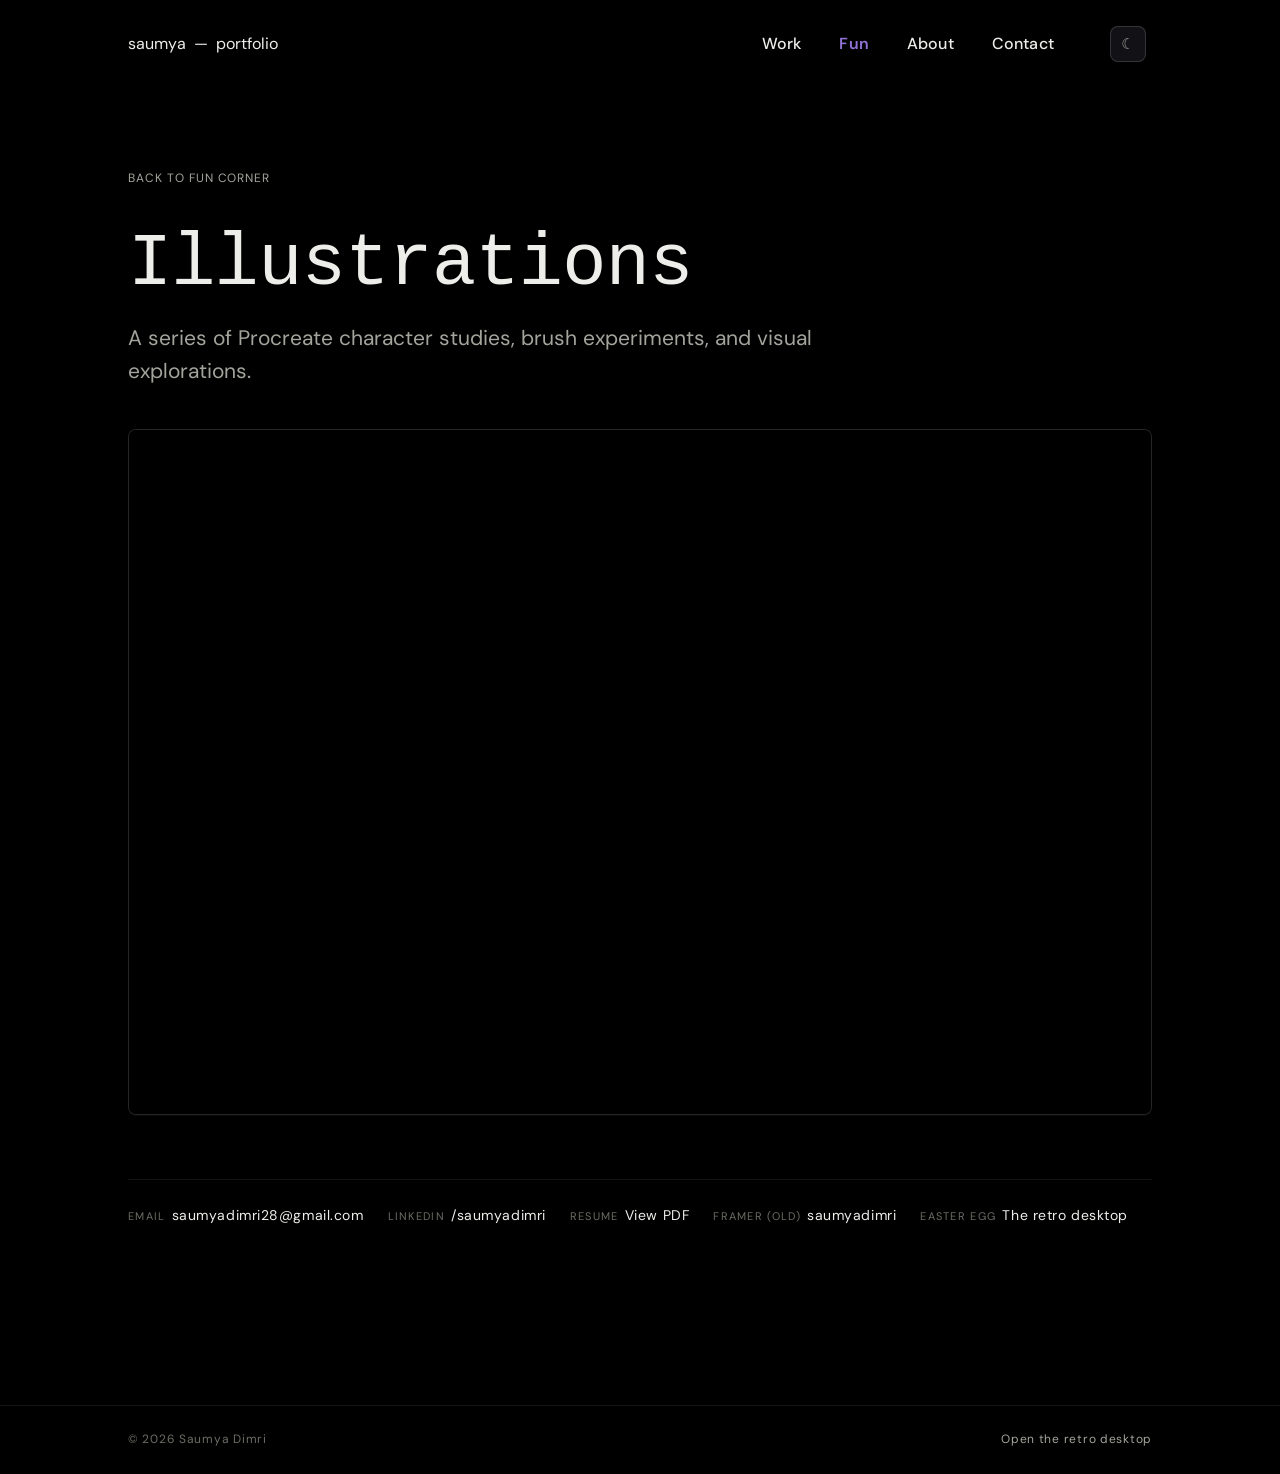
<file: illustrations.html>
<!DOCTYPE html>
<html lang="en">
<head>
  <meta charset="UTF-8" />
  <meta name="viewport" content="width=device-width, initial-scale=1.0" />
  <title>Illustrations — Saumya Dimri</title>
  <link rel="preconnect" href="https://fonts.googleapis.com">
  <link rel="preconnect" href="https://fonts.gstatic.com" crossorigin>
  <link href="https://fonts.googleapis.com/css2?family=DM+Sans:opsz,wght@9..40,400;9..40,500;9..40,600;9..40,700&family=Noto+Serif+Lao:wght@300;400;500;600;700&family=JetBrains+Mono:wght@400;500&display=swap" rel="stylesheet">
  <link rel="stylesheet" href="design-system.css">
  <style>
    body {
      min-height: 100vh;
    }

    .cookbook-page {
      padding-block: var(--sp-20);
    }

    .back-link {
      display: inline-flex;
      margin-bottom: var(--sp-10);
      font-family: var(--font-mono);
      font-size: var(--fs-meta);
      letter-spacing: 0.08em;
      text-transform: uppercase;
      text-decoration: none;
      color: var(--ink-soft);
    }

    .back-link:hover {
      color: var(--accent);
    }

    .cookbook-header {
      margin-bottom: var(--sp-10);
    }

    .cookbook-header h1 {
      margin: 0;
      font-family: var(--font-display);
      font-weight: 500;
      font-size: var(--fs-hero);
      line-height: 1;
      color: var(--ink);
    }

    .cookbook-header p {
      max-width: 58ch;
      margin: var(--sp-5) 0 0;
      font-size: var(--fs-lead);
      color: var(--ink-soft);
    }

    .cookbook-embed {
      overflow: hidden;
      border: 1px solid var(--rule-strong);
      border-radius: var(--r-3);
      background: var(--paper-2);
      box-shadow: var(--shadow-soft);
    }

    .fp-iframe {
      display: block;
      width: 100%;
      height: min(76vh, 720px);
      min-height: 420px;
      border: 0;
      background: var(--paper-2);
    }

    .contact-links {
      display: flex;
      flex-wrap: wrap;
      gap: var(--sp-6);
      margin-top: var(--sp-16);
      padding-top: var(--sp-6);
      border-top: 1px solid var(--rule);
    }

    .contact-links a {
      font-family: var(--font-mono);
      font-size: var(--fs-small);
      color: var(--ink);
      text-decoration: none;
      letter-spacing: 0.04em;
      display: inline-flex;
      align-items: baseline;
      gap: 6px;
      border-bottom: 1px solid transparent;
      padding-bottom: 2px;
      transition: color 0.2s, border-color 0.2s;
    }

    .contact-links a:hover {
      color: var(--accent);
      border-bottom-color: var(--accent);
    }

    .contact-links a .platform {
      font-size: 0.6875rem;
      letter-spacing: 0.12em;
      text-transform: uppercase;
      color: var(--ink-faint);
    }

    .footer {
      border-top: 1px solid var(--rule);
      padding-block: var(--sp-6);
      color: var(--ink-faint);
    }

    .footer-inner {
      max-width: var(--container);
      margin-inline: auto;
      padding-inline: var(--gutter);
      display: flex;
      justify-content: space-between;
      gap: var(--sp-4);
      flex-wrap: wrap;
      font-family: var(--font-mono);
      font-size: var(--fs-meta);
      letter-spacing: 0.06em;
    }

    .footer-inner a {
      color: var(--ink-soft);
      text-decoration: none;
    }

    .footer-inner a:hover {
      color: var(--accent);
    }

    @media (max-width: 720px) {
      .titlebar-inner,
      .tb-menu {
        align-items: flex-start;
        flex-direction: column;
      }

      .cookbook-page {
        padding-block: var(--sp-12);
      }

      .fp-iframe {
        height: 520px;
        min-height: 360px;
      }
    }
  </style>
</head>
<body>
  <header class="titlebar">
    <div class="titlebar-inner">
      <a class="tb-title" href="index.html">
        <span class="dot"></span>
        <span>saumya</span>
        <span class="sep">—</span>
        <span>portfolio</span>
      </a>
      <nav class="tb-menu" aria-label="Portfolio navigation">
        <a href="index.html#work">Work</a>
        <a href="index.html#fun" class="is-active">Fun</a>
        <a href="index.html#about">About</a>
        <a href="index.html#contact">Contact</a>
      </nav>
      <button class="tb-theme" id="themeToggle" aria-label="Toggle light / dark">
        <span class="glyph icon-moon">☾</span>
        <span class="glyph icon-sun">☀</span>
      </button>
    </div>
  </header>

  <main class="container cookbook-page">
    <a class="back-link" href="index.html#fun">Back to Fun Corner</a>

    <header class="cookbook-header">
      <h1>Illustrations</h1>
      <p>A series of Procreate character studies, brush experiments, and visual explorations.</p>
    </header>

    <section class="cookbook-embed" aria-label="Illustrations flip book">
      <iframe allowfullscreen="allowfullscreen" allow="clipboard-write" scrolling="no" class="fp-iframe" src="https://heyzine.com/flip-book/cc23711efd.html"></iframe>
    </section>

    <div class="contact-links" id="contact">
      <a href="mailto:saumyadimri28@gmail.com"><span class="platform">Email</span> saumyadimri28@gmail.com</a>
      <a href="https://www.linkedin.com/in/saumyadimri/" target="_blank" rel="noopener"><span class="platform">LinkedIn</span> /saumyadimri</a>
      <a href="https://drive.google.com/file/d/1gLmiocWv176E3KY-0CdGejZvzV-Gx7Ur/view?usp=sharing" target="_blank" rel="noopener"><span class="platform">Resume</span> View PDF</a>
      <a href="https://saumyadimri.framer.website/" target="_blank" rel="noopener"><span class="platform">Framer (old)</span> saumyadimri</a>
      <a href="retro.html"><span class="platform">Easter egg</span> The retro desktop</a>
    </div>
  </main>

  <footer class="footer">
    <div class="footer-inner">
      <span>© 2026 Saumya Dimri</span>
      <a href="retro.html">Open the retro desktop</a>
    </div>
  </footer>

<script>
  (function () {
    const root = document.documentElement;
    const KEY = 'theme';
    const saved = localStorage.getItem(KEY) || 'dark';
    root.dataset.theme = saved;
    const btn = document.getElementById('themeToggle');
    if (btn) btn.addEventListener('click', () => {
      const next = root.dataset.theme === 'light' ? 'dark' : 'light';
      root.dataset.theme = next;
      localStorage.setItem(KEY, next);
    });
  })();
</script>
</body>
</html>
</file>
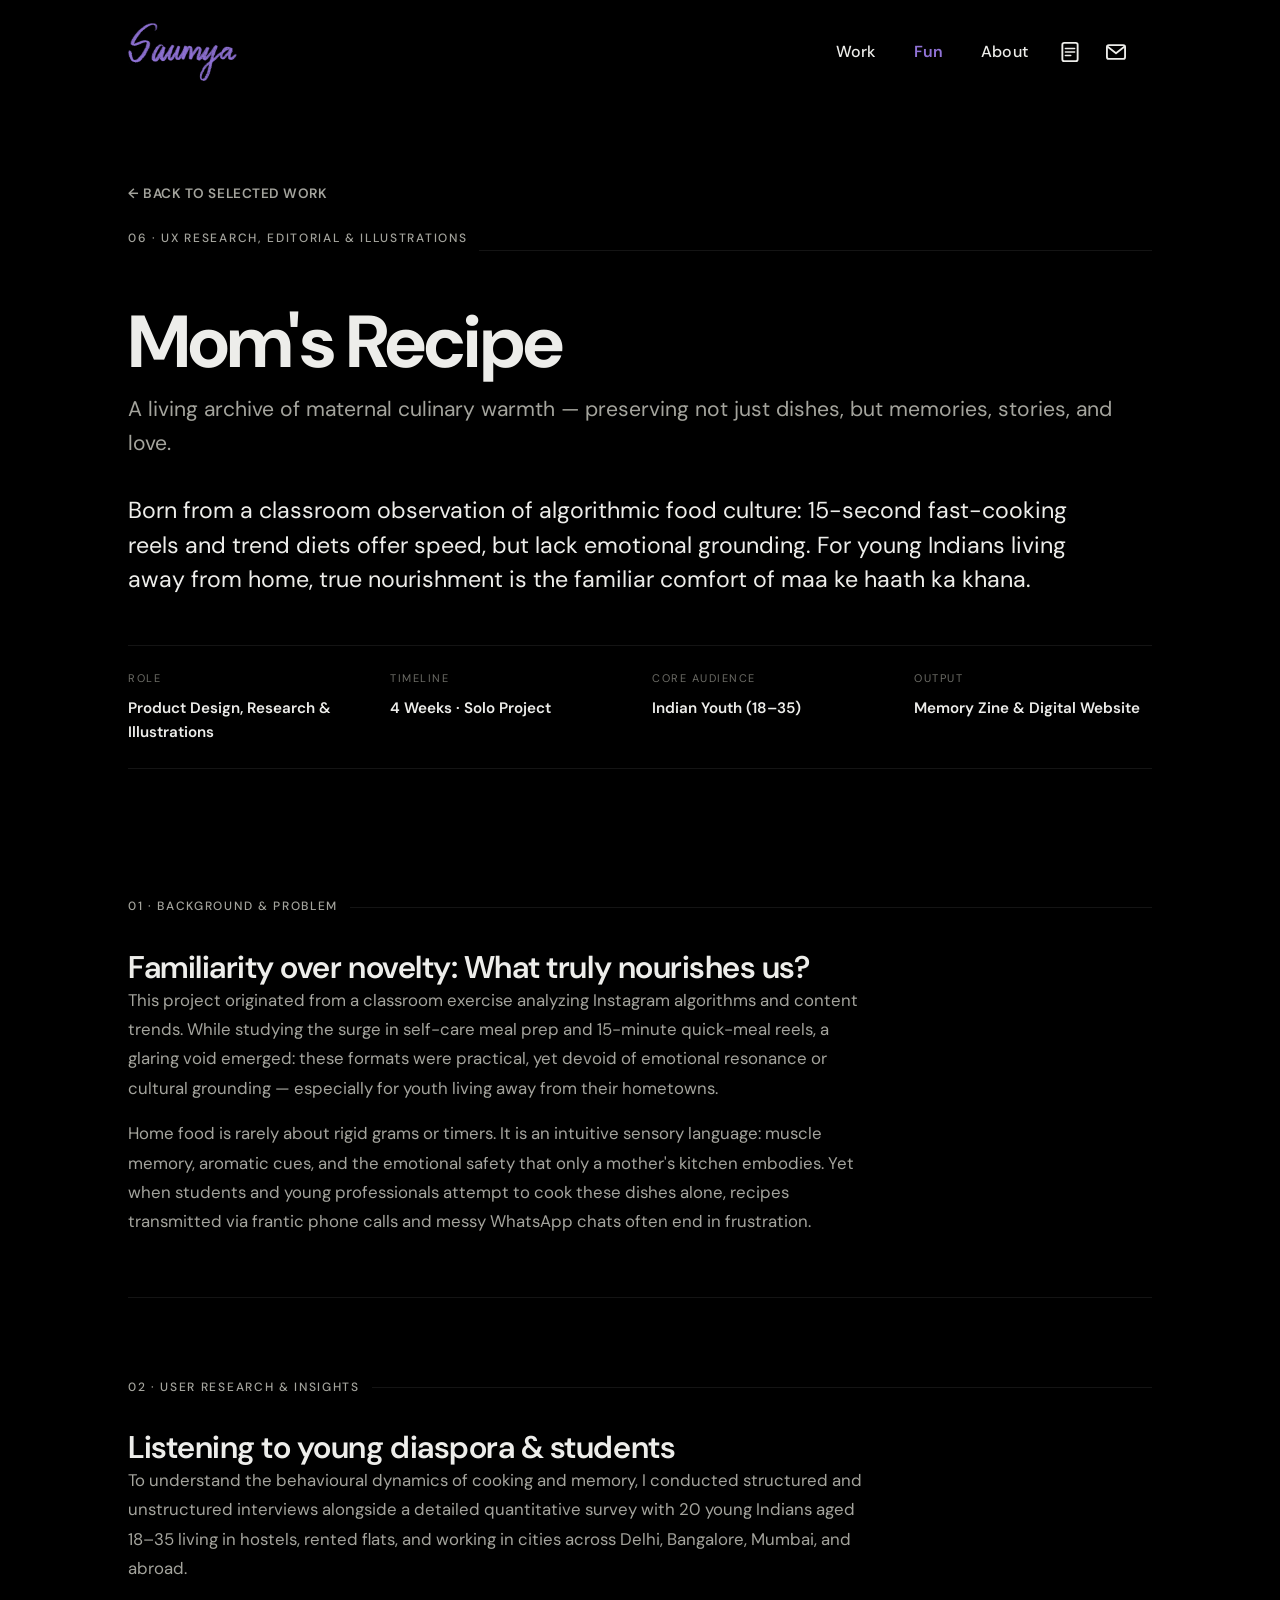
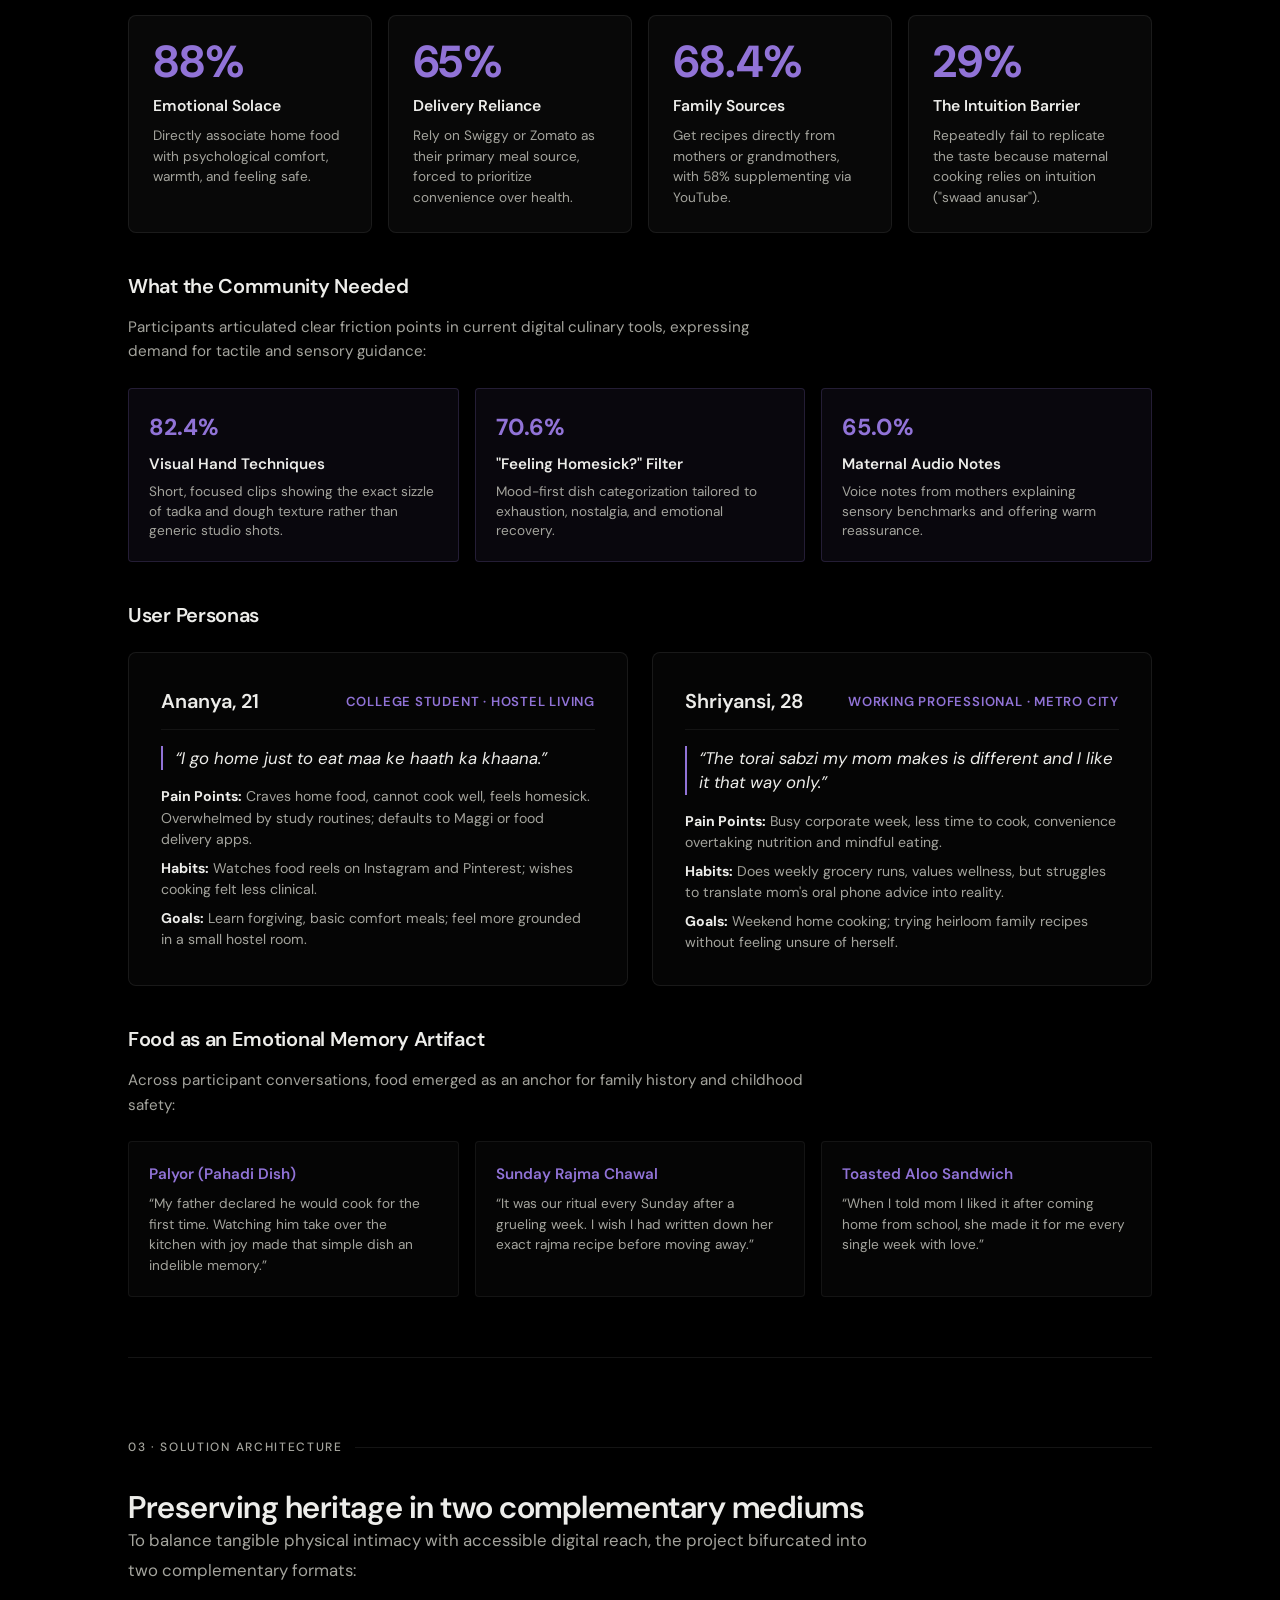
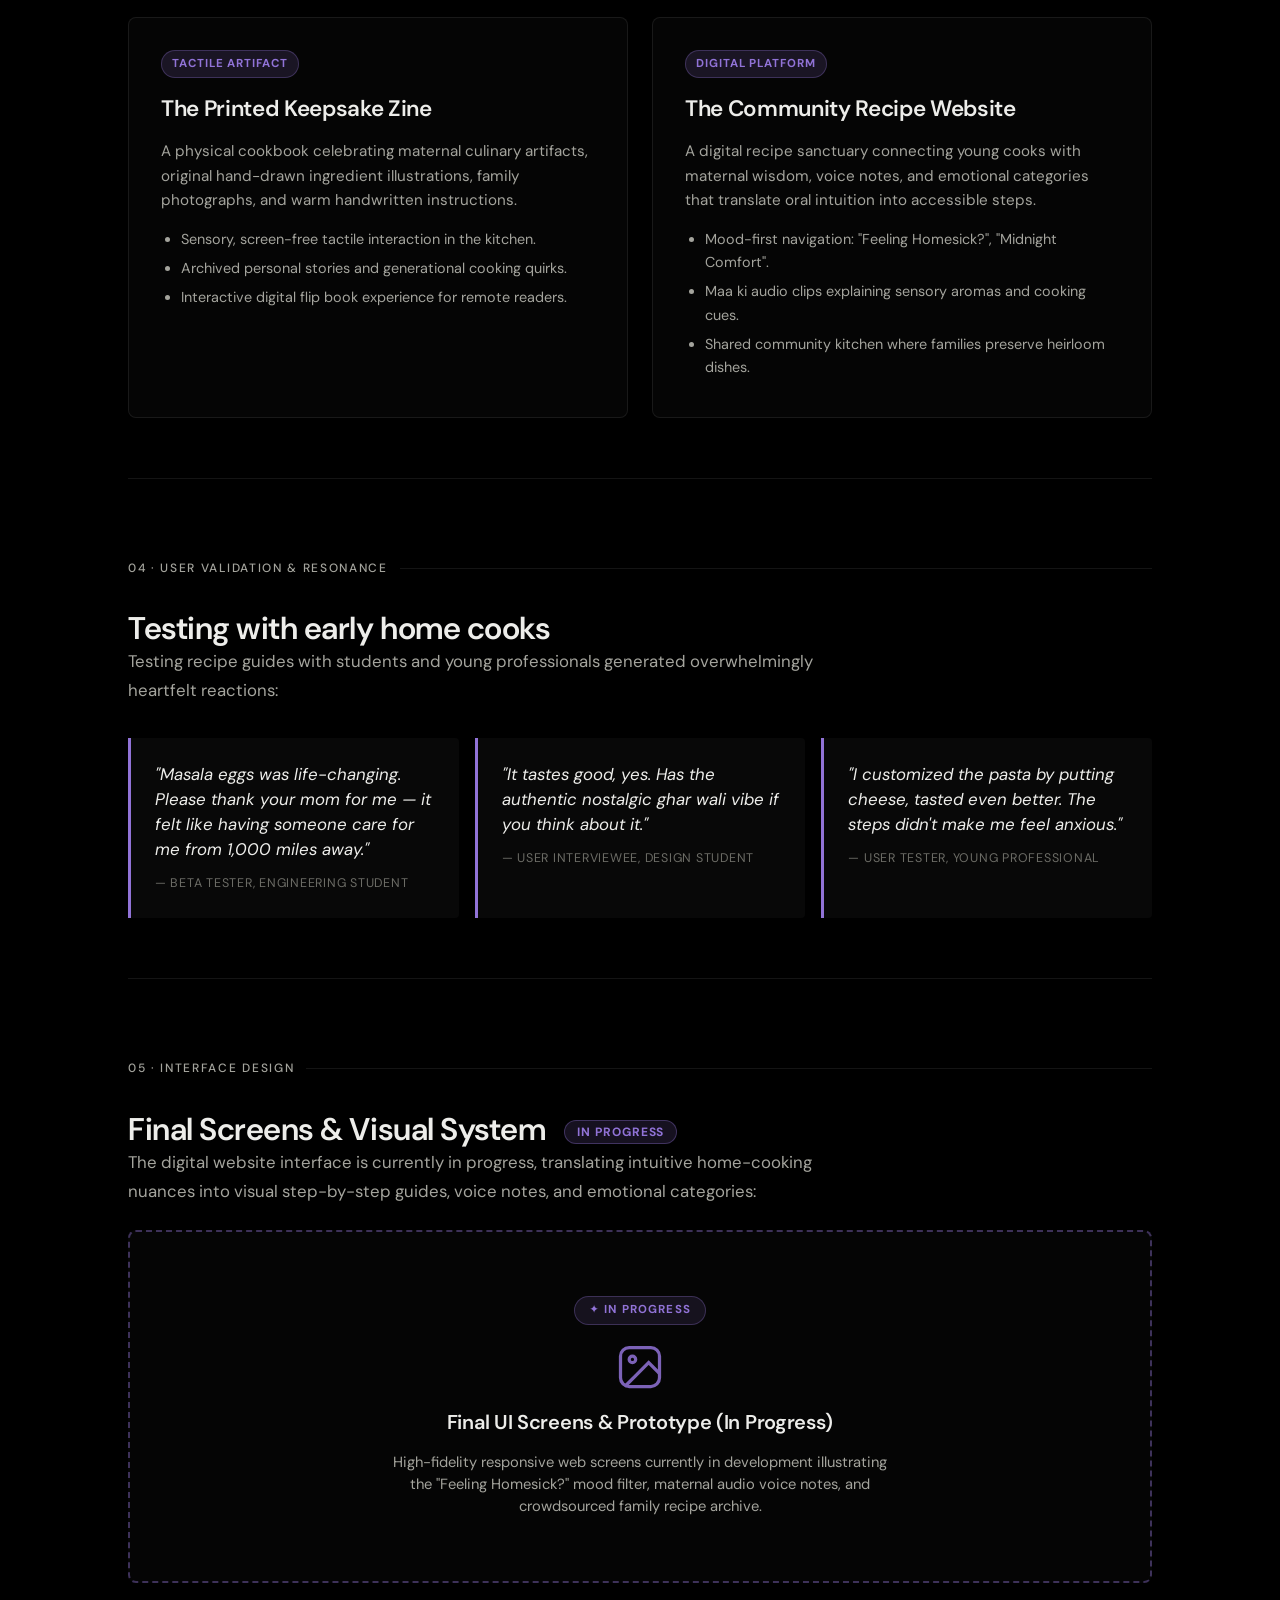
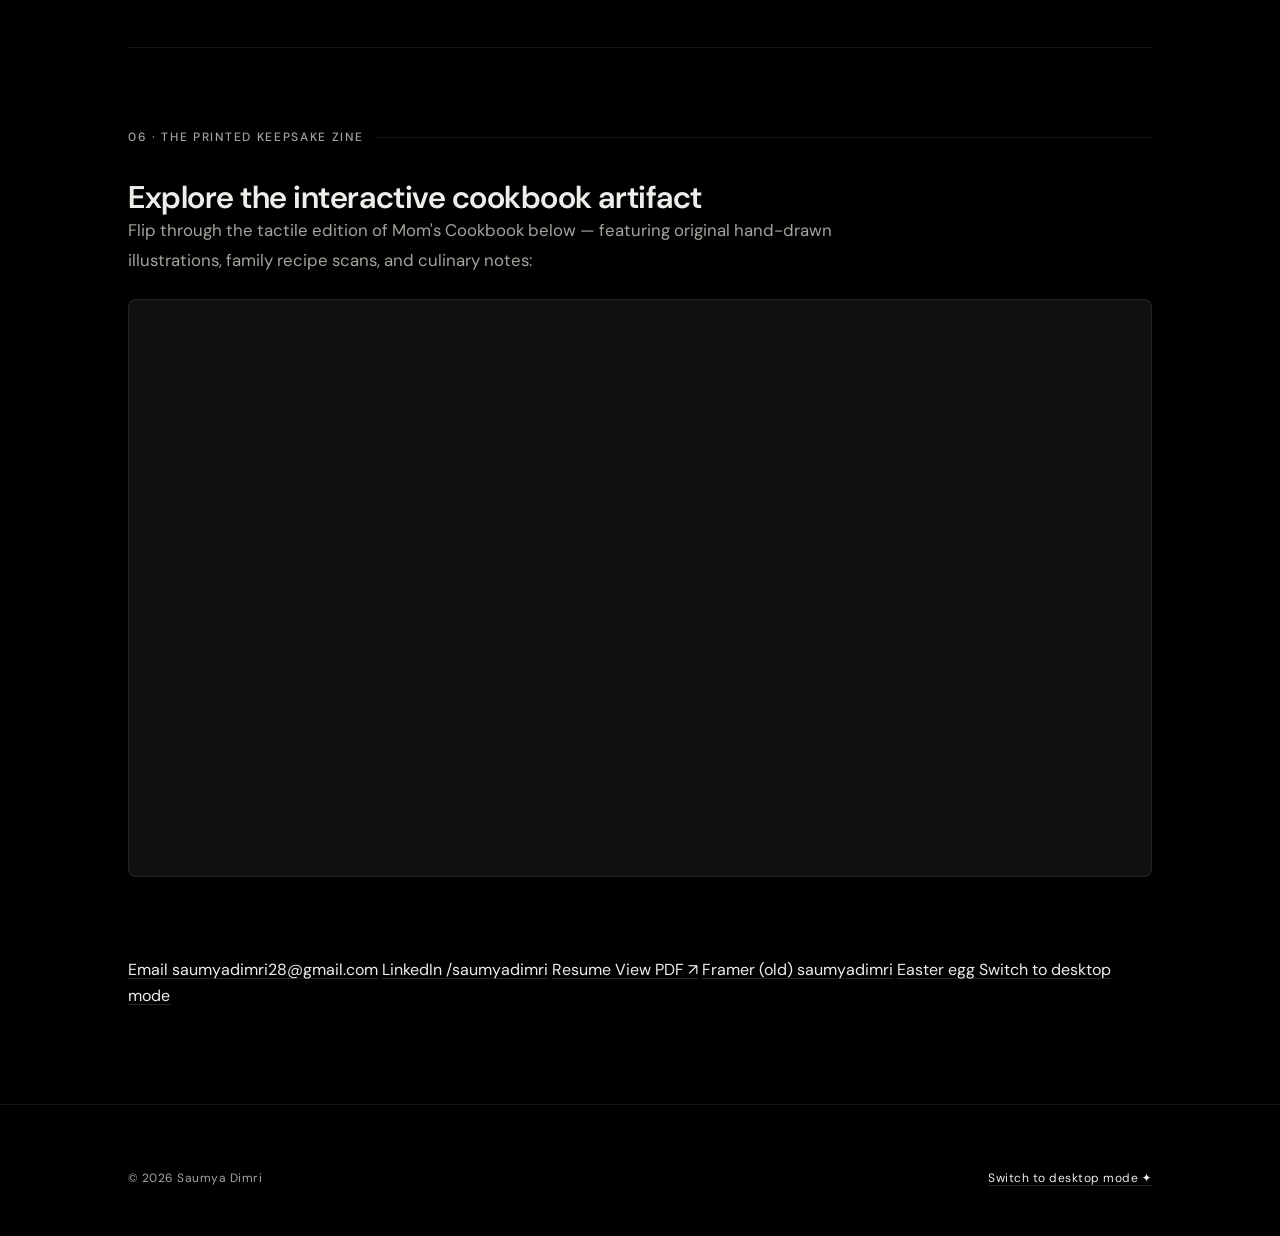
<file: momscookbook.html>
<!DOCTYPE html>
<html lang="en" data-theme="dark">
<head>
  <meta charset="UTF-8" />
  <meta name="viewport" content="width=device-width, initial-scale=1.0" />
  <title>Mom's Recipe & Cookbook — Saumya Dimri</title>
  <link rel="preconnect" href="https://fonts.googleapis.com">
  <link rel="preconnect" href="https://fonts.gstatic.com" crossorigin>
  <link href="https://fonts.googleapis.com/css2?family=DM+Sans:opsz,wght@9..40,400;9..40,500;9..40,600;9..40,700&family=JetBrains+Mono:wght@400;500&family=Doto:wght@900&display=swap" rel="stylesheet">
  <link rel="stylesheet" href="design-system.css?v=20261120a">
  <style>
    /* ---------------------------------------------------------
       Typography Enforcement: DM Sans strictly for case studies
       --------------------------------------------------------- */
    :root, [data-theme="dark"], html, body {
      --paper: #000000 !important;
      --paper-2: #000000 !important;
      --accent: #9173D7 !important;
      --accent-ink: #9173D7 !important;
      --accent-soft: rgba(145, 115, 215, 0.18) !important;
      --selection: #9173D7 !important;
      --font-display: 'DM Sans', system-ui, -apple-system, sans-serif !important;
      --font-body:    'DM Sans', system-ui, -apple-system, sans-serif !important;
      --font-mono:    'DM Sans', system-ui, -apple-system, sans-serif !important;
      background-color: #000000 !important;
      color: #ededea;
    }

    body, h1, .h1, h2, .h2, h3, .h3, h4, .display, .lead, .case-prose, p, span, a, button, input, .stat .n, .persona-quote {
      font-family: 'DM Sans', system-ui, -apple-system, sans-serif !important;
    }
    h1, .h1, .display {
      font-weight: 700 !important;
      letter-spacing: -0.025em !important;
    }
    h2, .h2, h3, .h3, h4 {
      font-weight: 600 !important;
      letter-spacing: -0.015em !important;
    }

    ::selection {
      background: #9173D7 !important;
      color: #ffffff !important;
    }
    ::-moz-selection {
      background: #9173D7 !important;
      color: #ffffff !important;
    }

    /* Modern spacious Navbar - pure black #000000, zero cutting, zero lines */
    .titlebar {
      position: sticky !important;
      top: 0 !important;
      z-index: 100 !important;
      background: #000000 !important;
      background-color: #000000 !important;
      border: none !important;
      border-bottom: none !important;
      box-shadow: none !important;
      padding-top: 20px !important;
      padding-bottom: 16px !important;
    }
    .titlebar-inner {
      height: auto !important;
      min-height: 64px !important;
      background: transparent !important;
      border: none !important;
      box-shadow: none !important;
      display: flex !important;
      align-items: center !important;
      justify-content: space-between !important;
      max-width: var(--container) !important;
      margin-inline: auto !important;
      padding-inline: var(--gutter) !important;
    }
    .titlebar .tb-brand-img {
      height: 58px !important;
      max-height: 58px !important;
      width: auto !important;
      object-fit: contain !important;
      display: block !important;
      margin: 0 !important;
      padding: 0 !important;
      border: none !important;
      transition: transform 0.2s ease;
    }

    /* Clear, generous section spacing */
    .case-section {
      padding-top: clamp(48px, 8vw, 80px);
      margin-bottom: clamp(32px, 6vw, 60px);
      border-top: 1px solid rgba(255, 255, 255, 0.08);
    }
    .case-section:first-of-type {
      border-top: none;
    }

    .case-prose { max-width: 68ch; }
    .case-prose p { line-height: 1.75; margin: 0 0 var(--sp-4); color: var(--ink-soft); font-size: 1.05rem; }
    .case-prose p:last-child { margin-bottom: 0; }
    .case-prose strong { color: var(--ink); font-weight: 600; }

    .case-hero { padding-block: var(--sp-20) var(--sp-12); }
    .case-hero .subtitle {
      font-family: var(--font-display);
      font-weight: 400;
      font-size: clamp(1.15rem, 0.4vw + 1rem, 1.4rem);
      color: var(--ink-soft);
      margin-top: var(--sp-3);
    }
    .case-hero .lead {
      margin-top: var(--sp-8);
      font-size: clamp(1.2rem, 0.6vw + 1rem, 1.45rem);
      line-height: 1.5;
      color: var(--ink);
      max-width: 62ch;
    }
    .case-hero .meta-row {
      display: grid;
      grid-template-columns: repeat(4, 1fr);
      gap: var(--sp-6);
      margin-top: var(--sp-12);
      padding-block: var(--sp-6);
      border-block: 1px solid var(--rule);
    }
    .meta-item .label {
      font-size: 0.75rem;
      text-transform: uppercase;
      letter-spacing: 0.08em;
      color: var(--ink-faint);
      margin-bottom: var(--sp-1);
      display: block;
    }
    .meta-item .val {
      font-weight: 600;
      color: var(--ink);
      font-size: 0.95rem;
    }

    /* Subsections within Research */
    .research-subblock {
      margin-top: var(--sp-10);
    }
    .research-subblock h3 {
      font-size: 1.25rem;
      font-weight: 600;
      color: var(--ink);
      margin-bottom: var(--sp-4);
    }

    /* Static Data Tiles - Clean, non-hoverable */
    .stat-cards-grid {
      display: grid;
      grid-template-columns: repeat(4, 1fr);
      gap: var(--sp-4);
      margin-block: var(--sp-8);
    }
    .stat-card {
      background: rgba(255, 255, 255, 0.03);
      border: 1px solid rgba(255, 255, 255, 0.08);
      border-radius: var(--r-3);
      padding: var(--sp-6);
      display: flex;
      flex-direction: column;
      gap: var(--sp-2);
      cursor: default;
    }
    .stat-card .stat-num {
      font-size: clamp(2.2rem, 3.5vw, 3rem);
      font-weight: 700;
      line-height: 1;
      color: #9173D7;
    }
    .stat-card .stat-label {
      font-weight: 600;
      font-size: 0.98rem;
      color: var(--ink);
    }
    .stat-card .stat-desc {
      font-size: 0.85rem;
      color: var(--ink-soft);
      line-height: 1.5;
      margin: 0;
    }

    /* Feature requests list - Static */
    .feature-needs-grid {
      display: grid;
      grid-template-columns: repeat(3, 1fr);
      gap: var(--sp-4);
      margin-top: var(--sp-6);
    }
    .feature-need-pill {
      background: rgba(145, 115, 215, 0.06);
      border: 1px solid rgba(145, 115, 215, 0.2);
      border-radius: var(--r-2);
      padding: var(--sp-5);
      display: flex;
      flex-direction: column;
      gap: 6px;
      cursor: default;
    }
    .feature-need-pill .pct {
      font-size: 1.45rem;
      font-weight: 700;
      color: #9173D7;
    }
    .feature-need-pill .title {
      font-weight: 600;
      font-size: 0.95rem;
      color: var(--ink);
    }
    .feature-need-pill .detail {
      font-size: 0.85rem;
      color: var(--ink-soft);
      line-height: 1.45;
      margin: 0;
    }

    /* User Personas Grid */
    .personas-grid {
      display: grid;
      grid-template-columns: 1fr 1fr;
      gap: var(--sp-6);
      margin-top: var(--sp-6);
    }
    .persona-card {
      background: rgba(255, 255, 255, 0.02);
      border: 1px solid rgba(255, 255, 255, 0.08);
      border-radius: var(--r-3);
      padding: var(--sp-8);
      display: flex;
      flex-direction: column;
      gap: var(--sp-4);
    }
    .persona-header {
      display: flex;
      align-items: center;
      justify-content: space-between;
      border-bottom: 1px solid rgba(255, 255, 255, 0.06);
      padding-bottom: var(--sp-3);
    }
    .persona-name {
      font-size: 1.25rem;
      font-weight: 600;
      color: var(--ink);
    }
    .persona-meta {
      font-size: 0.82rem;
      text-transform: uppercase;
      letter-spacing: 0.06em;
      color: #9173D7;
      font-weight: 600;
    }
    .persona-quote {
      font-style: italic;
      color: var(--ink);
      font-size: 1.05rem;
      line-height: 1.45;
      margin: 0;
      padding-left: var(--sp-3);
      border-left: 2px solid #9173D7;
    }
    .persona-points {
      margin: 0;
      padding: 0;
      list-style: none;
      display: flex;
      flex-direction: column;
      gap: var(--sp-2);
      font-size: 0.88rem;
      color: var(--ink-soft);
      line-height: 1.5;
    }
    .persona-points li strong {
      color: var(--ink);
    }

    /* Food Memories Stream */
    .memories-grid {
      display: grid;
      grid-template-columns: repeat(3, 1fr);
      gap: var(--sp-4);
      margin-top: var(--sp-6);
    }
    .memory-card {
      background: rgba(255, 255, 255, 0.02);
      border-radius: var(--r-2);
      border: 1px solid rgba(255, 255, 255, 0.06);
      padding: var(--sp-5);
      display: flex;
      flex-direction: column;
      gap: var(--sp-2);
    }
    .memory-dish {
      font-weight: 600;
      font-size: 0.95rem;
      color: #9173D7;
    }
    .memory-story {
      font-size: 0.85rem;
      color: var(--ink-soft);
      line-height: 1.5;
      margin: 0;
    }

    /* Dual Output Cards */
    .dual-solution-grid {
      display: grid;
      grid-template-columns: 1fr 1fr;
      gap: var(--sp-6);
      margin-block: var(--sp-8);
    }
    .solution-card {
      background: rgba(255, 255, 255, 0.02);
      border: 1px solid var(--rule);
      border-radius: var(--r-3);
      padding: var(--sp-8);
      display: flex;
      flex-direction: column;
      gap: var(--sp-4);
      position: relative;
    }
    .solution-card .badge {
      display: inline-flex;
      align-items: center;
      padding: 4px 10px;
      font-size: 0.72rem;
      font-weight: 700;
      text-transform: uppercase;
      letter-spacing: 0.08em;
      border-radius: 999px;
      background: rgba(145, 115, 215, 0.15);
      color: #9173D7;
      border: 1px solid rgba(145, 115, 215, 0.3);
      align-self: flex-start;
    }
    .solution-card h3 {
      font-size: 1.4rem;
      font-weight: 600;
      margin: 0;
      color: var(--ink);
    }
    .solution-card p {
      font-size: 0.95rem;
      color: var(--ink-soft);
      line-height: 1.6;
      margin: 0;
    }
    .solution-card ul {
      margin: 0;
      padding-left: 20px;
      color: var(--ink-soft);
      font-size: 0.9rem;
      line-height: 1.6;
    }
    .solution-card ul li { margin-bottom: 6px; }

    /* Quotes Grid */
    .quotes-grid {
      display: grid;
      grid-template-columns: repeat(3, 1fr);
      gap: var(--sp-4);
      margin-block: var(--sp-8);
    }
    .user-quote-card {
      background: rgba(255, 255, 255, 0.03);
      border-left: 3px solid #9173D7;
      padding: var(--sp-6);
      border-radius: 0 var(--r-2) var(--r-2) 0;
    }
    .user-quote-card blockquote {
      margin: 0;
      font-size: 1.05rem;
      font-style: italic;
      color: var(--ink);
      line-height: 1.5;
    }
    .user-quote-card cite {
      display: block;
      margin-top: var(--sp-3);
      font-size: 0.78rem;
      text-transform: uppercase;
      letter-spacing: 0.06em;
      color: var(--ink-faint);
      font-style: normal;
    }

    /* Final Screens In Progress Frame */
    .in-progress-badge {
      display: inline-flex;
      align-items: center;
      gap: 6px;
      padding: 4px 12px;
      font-size: 0.75rem;
      font-weight: 700;
      text-transform: uppercase;
      letter-spacing: 0.08em;
      border-radius: 999px;
      background: rgba(145, 115, 215, 0.15);
      color: #9173D7;
      border: 1px solid rgba(145, 115, 215, 0.35);
      vertical-align: middle;
      margin-left: var(--sp-3);
    }
    .screens-placeholder-container {
      background: rgba(255, 255, 255, 0.02);
      border: 2px dashed rgba(145, 115, 215, 0.4);
      border-radius: var(--r-3);
      padding: var(--sp-16) var(--sp-8);
      text-align: center;
      display: flex;
      flex-direction: column;
      align-items: center;
      justify-content: center;
      gap: var(--sp-4);
      margin-top: var(--sp-6);
      position: relative;
    }
    .in-progress-pill {
      font-size: 0.72rem;
      font-weight: 700;
      letter-spacing: 0.1em;
      text-transform: uppercase;
      color: #9173D7;
      background: rgba(145, 115, 215, 0.12);
      border: 1px solid rgba(145, 115, 215, 0.3);
      padding: 4px 14px;
      border-radius: 999px;
    }
    .screens-placeholder-icon {
      width: 52px;
      height: 52px;
      color: #9173D7;
      opacity: 0.85;
    }
    .screens-placeholder-title {
      font-size: 1.25rem;
      font-weight: 600;
      color: var(--ink);
      margin: 0;
    }
    .screens-placeholder-text {
      font-size: 0.92rem;
      color: var(--ink-soft);
      max-width: 50ch;
      line-height: 1.5;
      margin: 0;
    }

    /* Embedded Flip Book */
    .flipzine-section {
      margin-block: var(--sp-16) var(--sp-20);
    }
    .cookbook-embed {
      position: relative;
      padding-bottom: 56.25%;
      height: 0;
      overflow: hidden;
      max-width: 100%;
      border-radius: var(--r-3);
      border: 1px solid var(--rule);
      box-shadow: 0 16px 40px rgba(0, 0, 0, 0.6);
      margin-top: var(--sp-6);
      background: #111111;
    }
    .fp-iframe {
      position: absolute;
      top: 0;
      left: 0;
      width: 100%;
      height: 100%;
      border: none;
    }

    /* Back link */
    .back-link {
      display: inline-flex;
      align-items: center;
      gap: 6px;
      font-size: 0.85rem;
      letter-spacing: 0.04em;
      text-transform: uppercase;
      font-weight: 600;
      text-decoration: none;
      color: var(--ink-soft);
      margin-bottom: var(--sp-6);
      transition: color 0.15s ease;
    }
    .back-link:hover { color: #9173D7; }

    @media (max-width: 960px) {
      .stat-cards-grid { grid-template-columns: repeat(2, 1fr); }
      .feature-needs-grid, .dual-solution-grid, .quotes-grid, .personas-grid, .memories-grid { grid-template-columns: 1fr; }
      .case-hero .meta-row { grid-template-columns: repeat(2, 1fr); }
    }
  </style>
</head>
<body>
  <!-- Header / Nav -->
  <header class="titlebar">
    <div class="titlebar-inner">
      <a class="tb-title tb-logo-brand" href="index.html">
        <img src="assets/logo-saumya-cropped.png" alt="Saumya" class="tb-brand-img">
      </a>
      <nav class="tb-menu" aria-label="Portfolio navigation">
        <a href="index.html#work">Work</a>
        <a href="index.html#fun" class="is-active">Fun</a>
        <a href="index.html#about">About</a>
        <a href="https://drive.google.com/file/d/17c98mvWmZVNqtjBSgb9D-Epj7hKCwrb2/view?usp=sharing" target="_blank" rel="noopener" class="tb-icon-only" aria-label="Resume" title="Resume">
          <svg width="20" height="22" viewBox="0 0 12 14" fill="none" xmlns="http://www.w3.org/2000/svg"><rect x="0.65" y="0.65" width="10.7" height="12.7" rx="1.35" stroke="currentColor" stroke-width="1.3"/><line x1="2.8" y1="4.5" x2="9.2" y2="4.5" stroke="currentColor" stroke-width="1.1" stroke-linecap="round"/><line x1="2.8" y1="7" x2="9.2" y2="7" stroke="currentColor" stroke-width="1.1" stroke-linecap="round"/><line x1="2.8" y1="9.5" x2="6.5" y2="9.5" stroke="currentColor" stroke-width="1.1" stroke-linecap="round"/></svg>
        </a>
        <a href="mailto:saumyadimri28@gmail.com" class="tb-icon-only" aria-label="Email" title="Email">
          <svg width="22" height="18" viewBox="0 0 14 11" fill="none" xmlns="http://www.w3.org/2000/svg"><rect x="0.65" y="0.65" width="12.7" height="9.7" rx="1.35" stroke="currentColor" stroke-width="1.3"/><path d="M1.2 1.8L7 6.4L12.8 1.8" stroke="currentColor" stroke-width="1.2" stroke-linecap="round" stroke-linejoin="round"/></svg>
        </a>
      </nav>
    </div>
  </header>

  <main class="container">
    <!-- Hero Section -->
    <header class="case-hero">
      <a class="back-link" href="index.html#work">← Back to Selected Work</a>
      <div class="section-marker"><span class="eyebrow">06 · UX Research, Editorial &amp; Illustrations</span></div>
      <h1 class="display">Mom's Recipe</h1>
      <p class="subtitle">A living archive of maternal culinary warmth — preserving not just dishes, but memories, stories, and love.</p>
      
      <p class="lead">
        Born from a classroom observation of algorithmic food culture: 15-second fast-cooking reels and trend diets offer speed, but lack emotional grounding. For young Indians living away from home, true nourishment is the familiar comfort of maa ke haath ka khana.
      </p>

      <div class="meta-row">
        <div class="meta-item">
          <span class="label">Role</span>
          <span class="val">Product Design, Research &amp; Illustrations</span>
        </div>
        <div class="meta-item">
          <span class="label">Timeline</span>
          <span class="val">4 Weeks · Solo Project</span>
        </div>
        <div class="meta-item">
          <span class="label">Core Audience</span>
          <span class="val">Indian Youth (18–35)</span>
        </div>
        <div class="meta-item">
          <span class="label">Output</span>
          <span class="val">Memory Zine &amp; Digital Website</span>
        </div>
      </div>
    </header>

    <!-- Section 01: Context & The Core Problem -->
    <section class="case-section">
      <div class="section-marker"><span class="eyebrow">01 · Background &amp; Problem</span></div>
      <h2>Familiarity over novelty: What truly nourishes us?</h2>
      <div class="case-prose">
        <p>
          This project originated from a classroom exercise analyzing Instagram algorithms and content trends. While studying the surge in self-care meal prep and 15-minute quick-meal reels, a glaring void emerged: these formats were practical, yet devoid of emotional resonance or cultural grounding — especially for youth living away from their hometowns.
        </p>
        <p>
          Home food is rarely about rigid grams or timers. It is an intuitive sensory language: muscle memory, aromatic cues, and the emotional safety that only a mother's kitchen embodies. Yet when students and young professionals attempt to cook these dishes alone, recipes transmitted via frantic phone calls and messy WhatsApp chats often end in frustration.
        </p>
      </div>
    </section>

    <!-- Section 02: Research & Survey Insights (Deep Dive) -->
    <section class="case-section">
      <div class="section-marker"><span class="eyebrow">02 · User Research &amp; Insights</span></div>
      <h2>Listening to young diaspora &amp; students</h2>
      <div class="case-prose">
        <p>
          To understand the behavioural dynamics of cooking and memory, I conducted structured and unstructured interviews alongside a detailed quantitative survey with 20 young Indians aged 18–35 living in hostels, rented flats, and working in cities across Delhi, Bangalore, Mumbai, and abroad.
        </p>
      </div>

      <!-- Stats Grid (Clean Static Data Tiles) -->
      <div class="stat-cards-grid">
        <div class="stat-card">
          <span class="stat-num">88%</span>
          <span class="stat-label">Emotional Solace</span>
          <p class="stat-desc">Directly associate home food with psychological comfort, warmth, and feeling safe.</p>
        </div>
        <div class="stat-card">
          <span class="stat-num">65%</span>
          <span class="stat-label">Delivery Reliance</span>
          <p class="stat-desc">Rely on Swiggy or Zomato as their primary meal source, forced to prioritize convenience over health.</p>
        </div>
        <div class="stat-card">
          <span class="stat-num">68.4%</span>
          <span class="stat-label">Family Sources</span>
          <p class="stat-desc">Get recipes directly from mothers or grandmothers, with 58% supplementing via YouTube.</p>
        </div>
        <div class="stat-card">
          <span class="stat-num">29%</span>
          <span class="stat-label">The Intuition Barrier</span>
          <p class="stat-desc">Repeatedly fail to replicate the taste because maternal cooking relies on intuition ("swaad anusar").</p>
        </div>
      </div>

      <!-- Feature Requests Grid (Static) -->
      <div class="research-subblock">
        <h3>What the Community Needed</h3>
        <p class="case-prose" style="color: var(--ink-soft); font-size: 0.95rem;">
          Participants articulated clear friction points in current digital culinary tools, expressing demand for tactile and sensory guidance:
        </p>
        <div class="feature-needs-grid">
          <div class="feature-need-pill">
            <span class="pct">82.4%</span>
            <span class="title">Visual Hand Techniques</span>
            <p class="detail">Short, focused clips showing the exact sizzle of tadka and dough texture rather than generic studio shots.</p>
          </div>
          <div class="feature-need-pill">
            <span class="pct">70.6%</span>
            <span class="title">"Feeling Homesick?" Filter</span>
            <p class="detail">Mood-first dish categorization tailored to exhaustion, nostalgia, and emotional recovery.</p>
          </div>
          <div class="feature-need-pill">
            <span class="pct">65.0%</span>
            <span class="title">Maternal Audio Notes</span>
            <p class="detail">Voice notes from mothers explaining sensory benchmarks and offering warm reassurance.</p>
          </div>
        </div>
      </div>

      <!-- User Personas -->
      <div class="research-subblock">
        <h3>User Personas</h3>
        <div class="personas-grid">
          <div class="persona-card">
            <div class="persona-header">
              <span class="persona-name">Ananya, 21</span>
              <span class="persona-meta">College Student · Hostel Living</span>
            </div>
            <p class="persona-quote">“I go home just to eat maa ke haath ka khaana.”</p>
            <ul class="persona-points">
              <li><strong>Pain Points:</strong> Craves home food, cannot cook well, feels homesick. Overwhelmed by study routines; defaults to Maggi or food delivery apps.</li>
              <li><strong>Habits:</strong> Watches food reels on Instagram and Pinterest; wishes cooking felt less clinical.</li>
              <li><strong>Goals:</strong> Learn forgiving, basic comfort meals; feel more grounded in a small hostel room.</li>
            </ul>
          </div>

          <div class="persona-card">
            <div class="persona-header">
              <span class="persona-name">Shriyansi, 28</span>
              <span class="persona-meta">Working Professional · Metro City</span>
            </div>
            <p class="persona-quote">“The torai sabzi my mom makes is different and I like it that way only.”</p>
            <ul class="persona-points">
              <li><strong>Pain Points:</strong> Busy corporate week, less time to cook, convenience overtaking nutrition and mindful eating.</li>
              <li><strong>Habits:</strong> Does weekly grocery runs, values wellness, but struggles to translate mom's oral phone advice into reality.</li>
              <li><strong>Goals:</strong> Weekend home cooking; trying heirloom family recipes without feeling unsure of herself.</li>
            </ul>
          </div>
        </div>
      </div>

      <!-- Qualitative Field Research & Memories -->
      <div class="research-subblock">
        <h3>Food as an Emotional Memory Artifact</h3>
        <p class="case-prose" style="color: var(--ink-soft); font-size: 0.95rem;">
          Across participant conversations, food emerged as an anchor for family history and childhood safety:
        </p>
        <div class="memories-grid">
          <div class="memory-card">
            <span class="memory-dish">Palyor (Pahadi Dish)</span>
            <p class="memory-story">“My father declared he would cook for the first time. Watching him take over the kitchen with joy made that simple dish an indelible memory.”</p>
          </div>
          <div class="memory-card">
            <span class="memory-dish">Sunday Rajma Chawal</span>
            <p class="memory-story">“It was our ritual every Sunday after a grueling week. I wish I had written down her exact rajma recipe before moving away.”</p>
          </div>
          <div class="memory-card">
            <span class="memory-dish">Toasted Aloo Sandwich</span>
            <p class="memory-story">“When I told mom I liked it after coming home from school, she made it for me every single week with love.”</p>
          </div>
        </div>
      </div>
    </section>

    <!-- Section 03: The Solution (Dual Output) -->
    <section class="case-section">
      <div class="section-marker"><span class="eyebrow">03 · Solution Architecture</span></div>
      <h2>Preserving heritage in two complementary mediums</h2>
      <div class="case-prose">
        <p>
          To balance tangible physical intimacy with accessible digital reach, the project bifurcated into two complementary formats:
        </p>
      </div>

      <div class="dual-solution-grid">
        <div class="solution-card">
          <span class="badge">Tactile Artifact</span>
          <h3>The Printed Keepsake Zine</h3>
          <p>A physical cookbook celebrating maternal culinary artifacts, original hand-drawn ingredient illustrations, family photographs, and warm handwritten instructions.</p>
          <ul>
            <li>Sensory, screen-free tactile interaction in the kitchen.</li>
            <li>Archived personal stories and generational cooking quirks.</li>
            <li>Interactive digital flip book experience for remote readers.</li>
          </ul>
        </div>
        <div class="solution-card">
          <span class="badge">Digital Platform</span>
          <h3>The Community Recipe Website</h3>
          <p>A digital recipe sanctuary connecting young cooks with maternal wisdom, voice notes, and emotional categories that translate oral intuition into accessible steps.</p>
          <ul>
            <li>Mood-first navigation: "Feeling Homesick?", "Midnight Comfort".</li>
            <li>Maa ki audio clips explaining sensory aromas and cooking cues.</li>
            <li>Shared community kitchen where families preserve heirloom dishes.</li>
          </ul>
        </div>
      </div>
    </section>

    <!-- Section 04: Validation & Feedback -->
    <section class="case-section">
      <div class="section-marker"><span class="eyebrow">04 · User Validation &amp; Resonance</span></div>
      <h2>Testing with early home cooks</h2>
      <div class="case-prose">
        <p>
          Testing recipe guides with students and young professionals generated overwhelmingly heartfelt reactions:
        </p>
      </div>

      <div class="quotes-grid">
        <div class="user-quote-card">
          <blockquote>
            "Masala eggs was life-changing. Please thank your mom for me — it felt like having someone care for me from 1,000 miles away."
          </blockquote>
          <cite>— Beta Tester, Engineering Student</cite>
        </div>
        <div class="user-quote-card">
          <blockquote>
            "It tastes good, yes. Has the authentic nostalgic ghar wali vibe if you think about it."
          </blockquote>
          <cite>— User Interviewee, Design Student</cite>
        </div>
        <div class="user-quote-card">
          <blockquote>
            "I customized the pasta by putting cheese, tasted even better. The steps didn't make me feel anxious."
          </blockquote>
          <cite>— User Tester, Young Professional</cite>
        </div>
      </div>
    </section>

    <!-- Section 05: Interface Design & Final Screens (In Progress) -->
    <section class="case-section screens-gallery-section" id="screens">
      <div class="section-marker"><span class="eyebrow">05 · Interface Design</span></div>
      <h2>Final Screens &amp; Visual System <span class="in-progress-badge">In Progress</span></h2>
      <div class="case-prose">
        <p>
          The digital website interface is currently in progress, translating intuitive home-cooking nuances into visual step-by-step guides, voice notes, and emotional categories:
        </p>
      </div>

      <div class="screens-placeholder-container" id="cookbookScreens">
        <span class="in-progress-pill">✦ IN PROGRESS</span>
        <svg class="screens-placeholder-icon" viewBox="0 0 24 24" fill="none" stroke="currentColor" stroke-width="1.5">
          <rect x="3" y="3" width="18" height="18" rx="4" />
          <circle cx="8.5" cy="8.5" r="1.5" />
          <path d="M21 15l-5-5L5 21" />
        </svg>
        <h3 class="screens-placeholder-title">Final UI Screens &amp; Prototype (In Progress)</h3>
        <p class="screens-placeholder-text">
          High-fidelity responsive web screens currently in development illustrating the "Feeling Homesick?" mood filter, maternal audio voice notes, and crowdsourced family recipe archive.
        </p>
      </div>
    </section>

    <!-- Section 06: Interactive Printed Artifact (The Flip Zine) -->
    <section class="case-section flipzine-section">
      <div class="section-marker"><span class="eyebrow">06 · The Printed Keepsake Zine</span></div>
      <h2>Explore the interactive cookbook artifact</h2>
      <div class="case-prose">
        <p>
          Flip through the tactile edition of Mom's Cookbook below — featuring original hand-drawn illustrations, family recipe scans, and culinary notes:
        </p>
      </div>

      <div class="cookbook-embed" aria-label="Mom's Cookbook interactive flip book">
        <iframe allowfullscreen="allowfullscreen" allow="clipboard-write" scrolling="no" class="fp-iframe" src="https://heyzine.com/flip-book/d4ed04f156.html"></iframe>
      </div>
    </section>

    <!-- Contact & Footer -->
    <div class="contact-links" id="contact">
      <a href="mailto:saumyadimri28@gmail.com"><span class="platform">Email</span> saumyadimri28@gmail.com</a>
      <a href="https://www.linkedin.com/in/saumyadimri/" target="_blank" rel="noopener"><span class="platform">LinkedIn</span> /saumyadimri</a>
      <a href="https://drive.google.com/file/d/17c98mvWmZVNqtjBSgb9D-Epj7hKCwrb2/view?usp=sharing" target="_blank" rel="noopener"><span class="platform">Resume</span> View PDF ↗</a>
      <a href="https://saumyadimri.framer.website/" target="_blank" rel="noopener"><span class="platform">Framer (old)</span> saumyadimri</a>
      <a href="index.html?view=desktop"><span class="platform">Easter egg</span> Switch to desktop mode</a>
    </div>
  </main>

  <footer class="footer">
    <div class="footer-inner">
      <span>© 2026 Saumya Dimri</span>
      <a href="index.html?view=desktop">Switch to desktop mode ✦</a>
    </div>
  </footer>
</body>
</html>
</file>
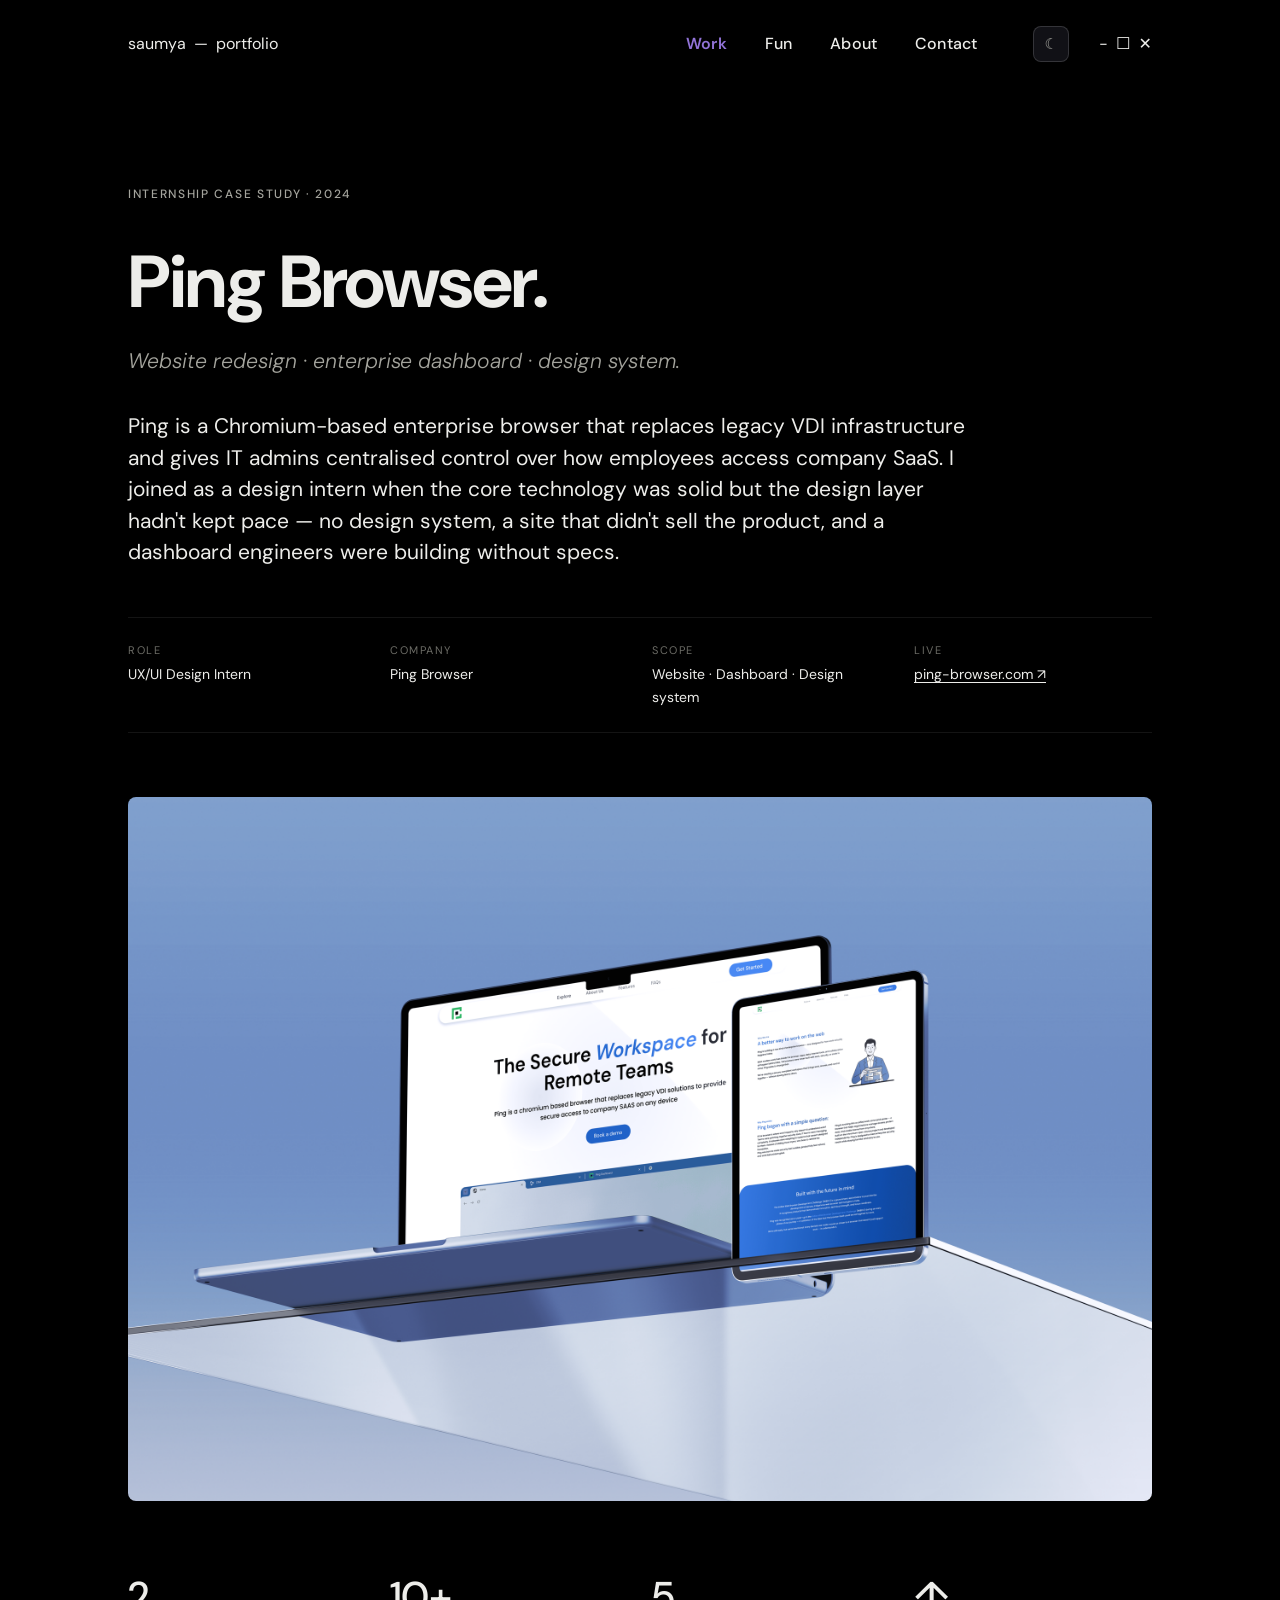
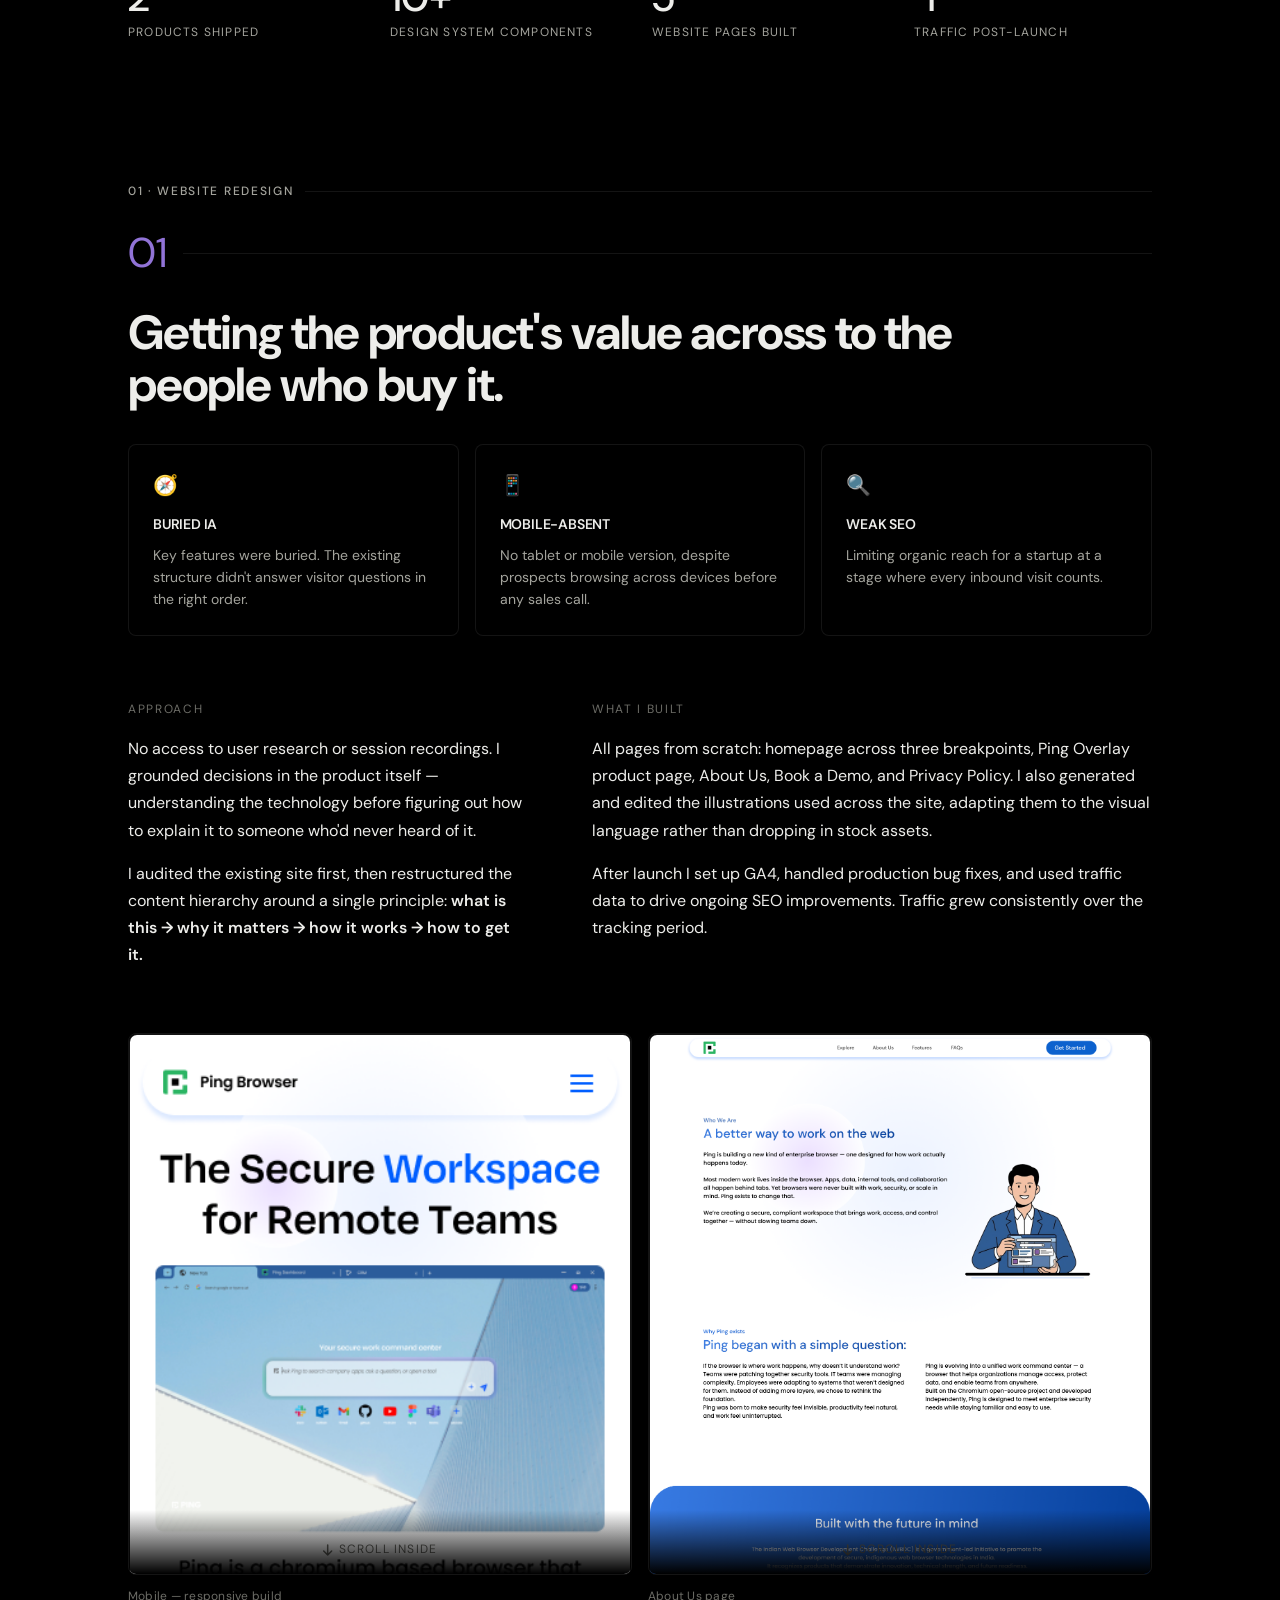
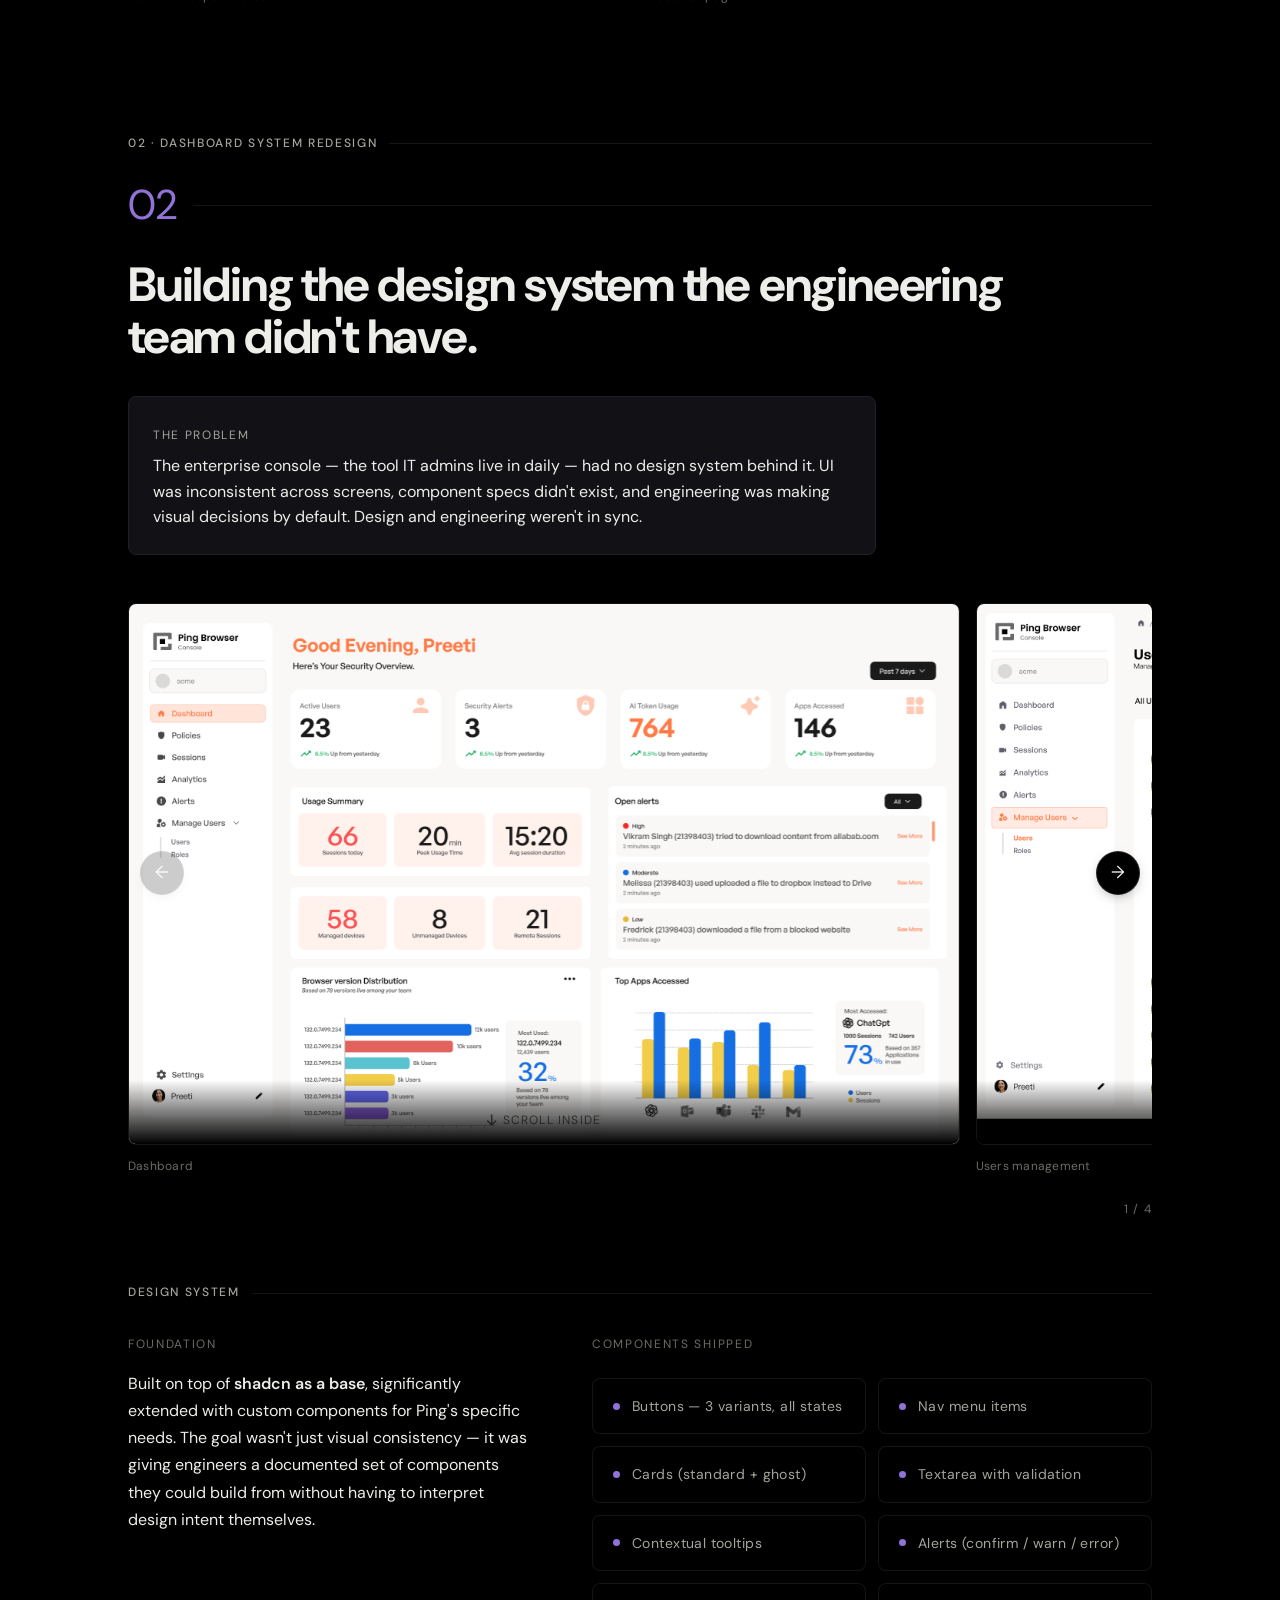
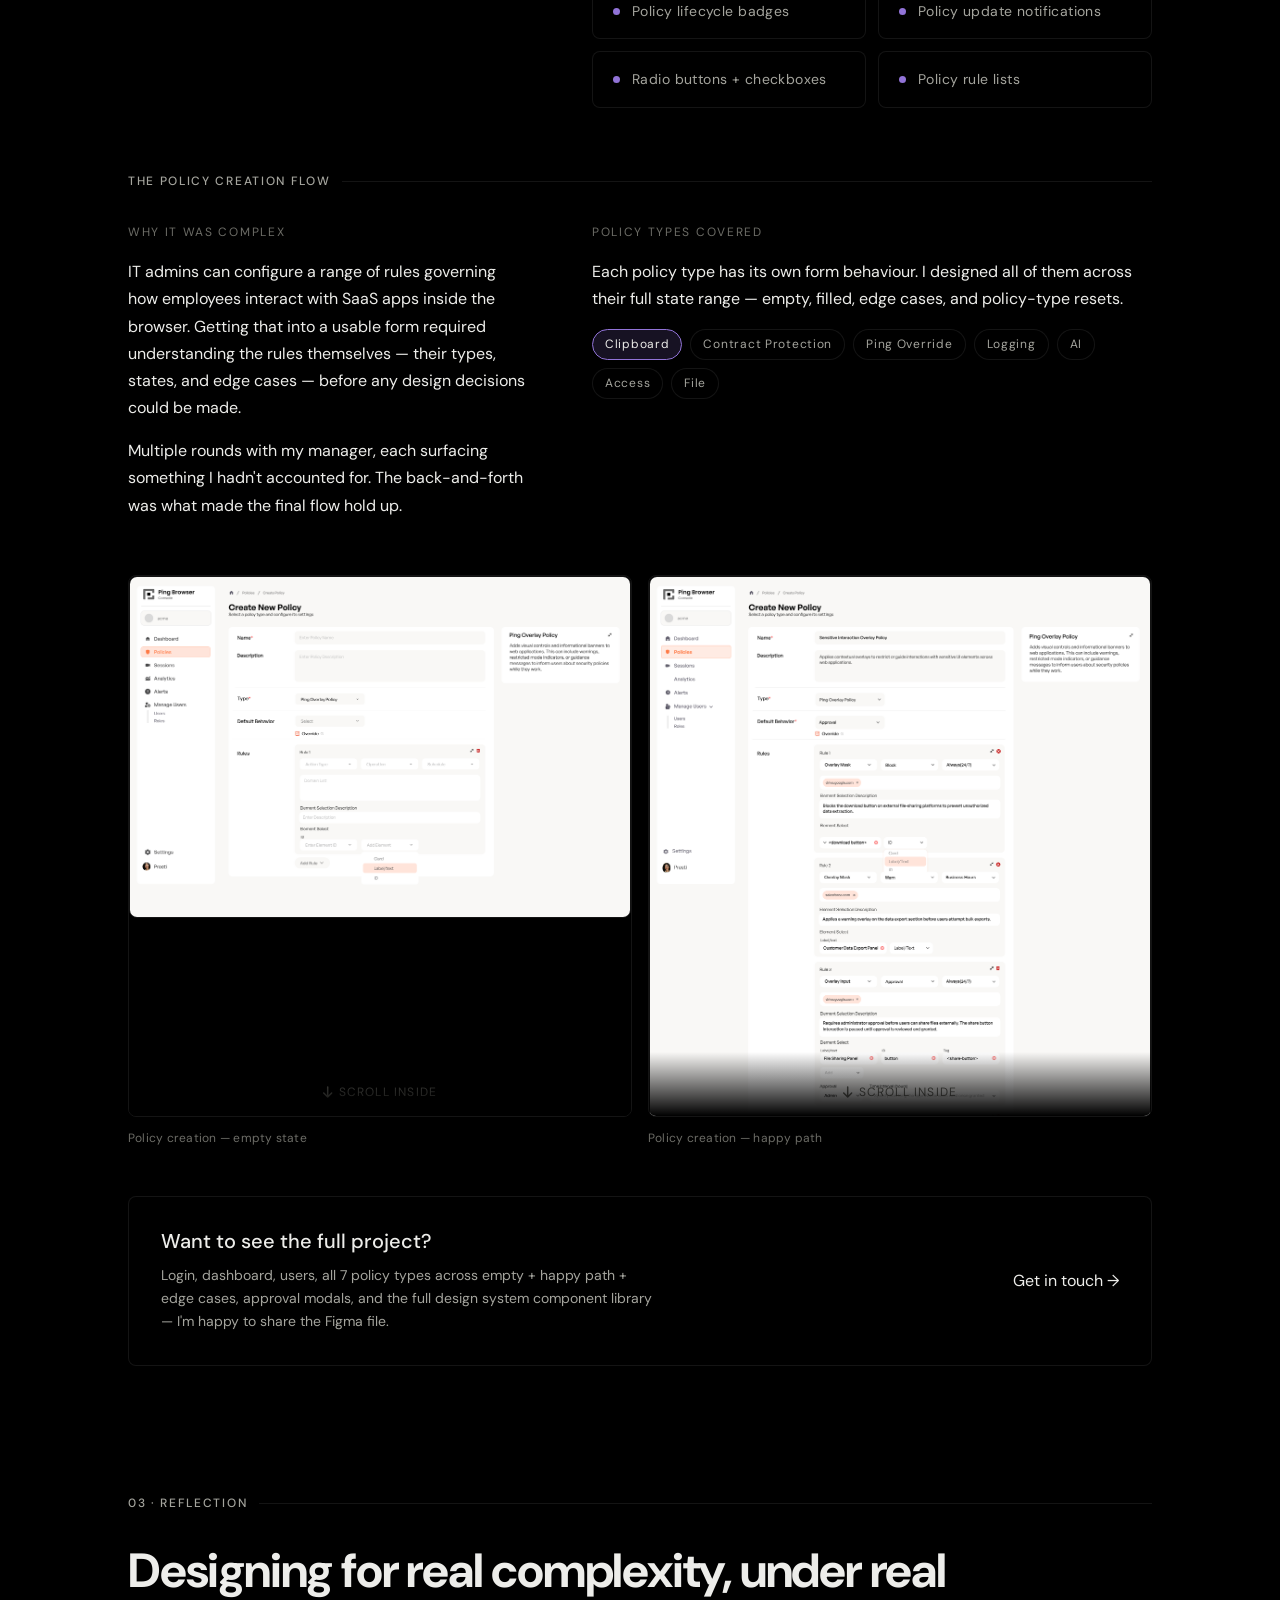
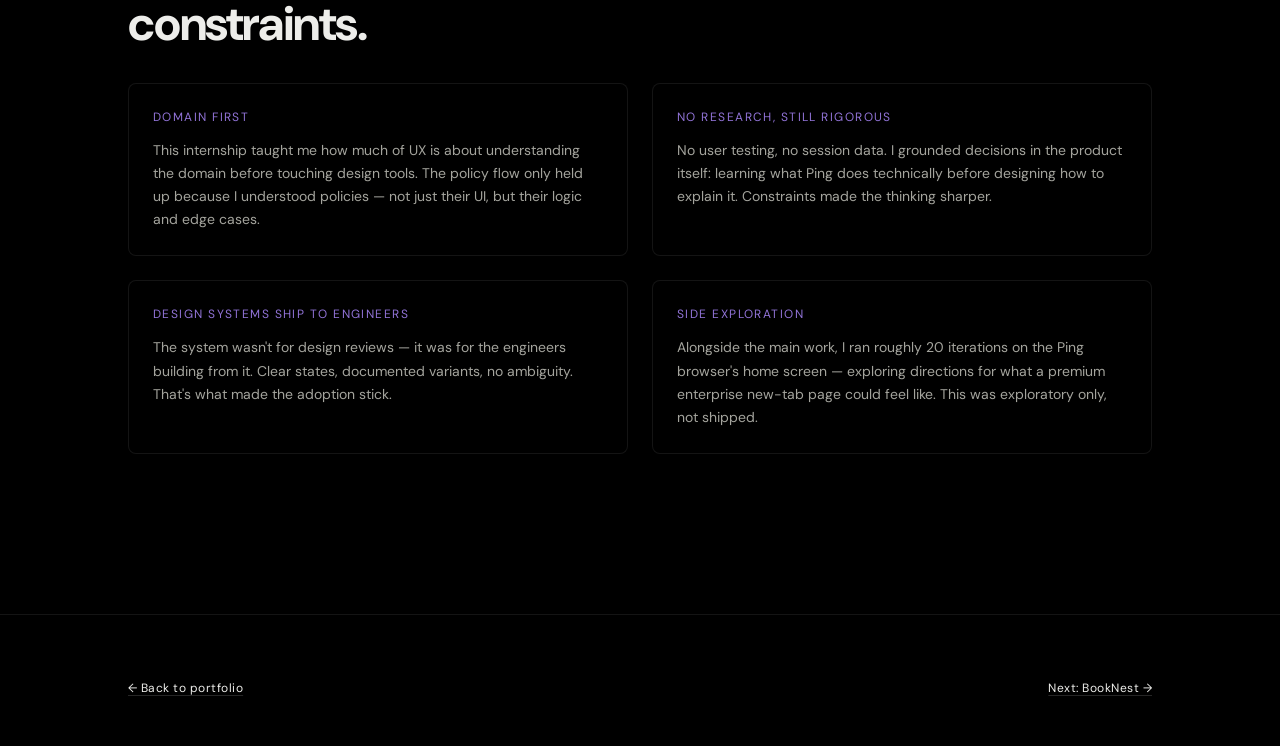
<file: ping.html>
<!DOCTYPE html>
<html lang="en">
<head>
  <meta charset="UTF-8" />
  <meta name="viewport" content="width=device-width, initial-scale=1.0" />
  <title>Ping Browser — Saumya</title>
  <link rel="preconnect" href="https://fonts.googleapis.com">
  <link rel="preconnect" href="https://fonts.gstatic.com" crossorigin>
  <link href="https://fonts.googleapis.com/css2?family=DM+Sans:opsz,wght@9..40,400;9..40,500;9..40,600;9..40,700&family=Noto+Serif+Lao:wght@300;400;500;600;700&family=JetBrains+Mono:wght@400;500&display=swap" rel="stylesheet">
  <link href="https://api.fontshare.com/v2/css?f[]=general-sans@200,300,400,500,600,700&display=swap" rel="stylesheet">
  <link rel="stylesheet" href="design-system.css?v=20261119e">

  <style>
    /* ---------------------------------------------------------
       Typography Enforcement: Case studies use clean, editorial DM Sans
       --------------------------------------------------------- */
    :root {
      --font-display: 'DM Sans', system-ui, -apple-system, sans-serif !important;
      --font-body:    'DM Sans', system-ui, -apple-system, sans-serif !important;
      --font-mono:    'DM Sans', system-ui, -apple-system, sans-serif !important;
    }
    body, h1, .h1, h2, .h2, h3, .h3, h4, .display, .lead, .case-prose, p, span, a, button, input, .stat .n, .persona-quote {
      font-family: 'DM Sans', system-ui, -apple-system, sans-serif !important;
    }
    h1, .h1, .display {
      font-weight: 700 !important;
      letter-spacing: -0.025em !important;
    }
    h2, .h2, h3, .h3, h4 {
      font-weight: 600 !important;
      letter-spacing: -0.015em !important;
    }

    /* -------------------------------------------------------
       Ping case study — page-specific styles
       ------------------------------------------------------- */

    .case-prose { max-width: 65ch; }
    .case-prose p { line-height: 1.7; margin: 0 0 var(--sp-4); }
    .case-prose p:last-child { margin-bottom: 0; }
    .case-prose strong { color: var(--ink); font-weight: 600; }

    /* Hero */
    .case-hero { padding-block: var(--sp-24) var(--sp-12); }
    .case-hero .subtitle {
      font-family: var(--font-display);
      font-style: italic;
      font-weight: 300;
      font-size: clamp(1.125rem, 0.4vw + 1rem, 1.375rem);
      color: var(--ink-soft);
      margin-top: var(--sp-2);
    }
    .case-hero .lead { margin-top: var(--sp-8); max-width: 60ch; }
    .case-hero .meta-row { margin-top: var(--sp-12); }

    /* Project section heading */
    .project-marker {
      display: flex;
      align-items: center;
      gap: var(--sp-4);
      margin-bottom: var(--sp-8);
    }
    .project-num {
      font-family: var(--font-mono);
      font-size: clamp(2rem, 2vw + 1rem, 3rem);
      font-weight: 400;
      color: var(--accent);
      line-height: 1;
      flex-shrink: 0;
    }
    .project-divider { flex: 1; height: 1px; background: var(--rule); }

    /* Two-column body blocks */
    .two-col-body {
      display: grid;
      grid-template-columns: 1fr 1.4fr;
      gap: var(--sp-16);
      align-items: start;
      margin-top: var(--sp-8);
    }
    @media (max-width: 860px) { .two-col-body { grid-template-columns: 1fr; gap: var(--sp-8); } }
    .col-label {
      font-family: var(--font-mono);
      font-size: var(--fs-meta);
      letter-spacing: 0.14em;
      text-transform: uppercase;
      color: var(--ink-faint);
      display: block;
      margin-bottom: var(--sp-4);
    }

    /* Challenge cards */
    .challenge-grid {
      display: grid;
      grid-template-columns: repeat(3, 1fr);
      gap: var(--sp-4);
      margin-top: var(--sp-8);
    }
    @media (max-width: 860px) { .challenge-grid { grid-template-columns: 1fr 1fr; } }
    @media (max-width: 500px)  { .challenge-grid { grid-template-columns: 1fr; } }
    .challenge {
      padding: var(--sp-6);
      background: var(--paper-2);
      border: 1px solid var(--rule);
      border-radius: var(--r-3);
    }
    .challenge .icon { font-size: 20px; display: block; margin-bottom: var(--sp-3); }
    .challenge h4 {
      font-family: var(--font-body);
      font-weight: 600;
      font-size: var(--fs-small);
      margin: 0 0 var(--sp-2);
      color: var(--ink);
      text-transform: uppercase;
      letter-spacing: 0.06em;
    }
    .challenge p { font-size: var(--fs-small); line-height: 1.6; color: var(--ink-soft); margin: 0; }

    /* Images */
    .img-full {
      margin-top: var(--sp-10);
      border-radius: var(--r-3);
      overflow: hidden;
      border: 1px solid var(--rule);
    }
    .img-full img { width: 100%; height: auto; display: block; }

    .img-row {
      display: grid;
      gap: var(--sp-4);
      margin-top: var(--sp-6);
    }
    .img-row.cols-2 { grid-template-columns: 1fr 1fr; }
    .img-row.cols-3 { grid-template-columns: 1fr 1fr 1fr; }
    @media (max-width: 720px) {
      .img-row.cols-2,
      .img-row.cols-3 { grid-template-columns: 1fr; }
    }
    .img-row figure { margin: 0; }
    .img-row img {
      width: 100%; height: auto; display: block;
      border-radius: var(--r-3);
      border: 1px solid var(--rule);
      transition: transform 0.45s cubic-bezier(0.34, 1.4, 0.64, 1), box-shadow 0.35s ease;
    }
    .img-row img:hover {
      transform: translateY(-4px) scale(1.01);
      box-shadow: 0 20px 44px -14px rgba(0,0,0,0.55);
    }

    /* Design system component chips */
    .component-list {
      display: grid;
      grid-template-columns: repeat(auto-fill, minmax(200px, 1fr));
      gap: var(--sp-3);
      margin-top: var(--sp-6);
    }
    .component-item {
      padding: var(--sp-4) var(--sp-5);
      background: var(--paper-2);
      border: 1px solid var(--rule);
      border-radius: var(--r-3);
      display: flex;
      align-items: center;
      gap: var(--sp-3);
    }
    .component-item .dot {
      width: 7px; height: 7px;
      border-radius: 50%;
      background: var(--accent);
      flex-shrink: 0;
    }
    .component-item span {
      font-family: var(--font-mono);
      font-size: var(--fs-small);
      color: var(--ink-soft);
      letter-spacing: 0.03em;
    }

    /* ── Dashboard carousel ─────────────────────────── */
    /* .carousel-outer  → position:relative, holds arrows + viewport
       .carousel-viewport → overflow:hidden — the actual clip boundary
       .carousel-track    → display:flex, gets translateX applied
       .carousel-slide    → 82% width so next slide peeks on the right      */
    .carousel-outer {
      position: relative;
      margin-top: var(--sp-12);
    }
    .carousel-viewport {
      overflow: hidden;
      border-radius: var(--r-3);
    }
    .carousel-track {
      display: flex;
      gap: 16px;
      will-change: transform;
    }
    .carousel-slide {
      flex: 0 0 calc(82% - 8px);
      min-width: 0;
    }
    @media (max-width: 860px) { .carousel-slide { flex: 0 0 calc(91% - 8px); } }
    @media (max-width: 500px)  { .carousel-slide { flex: 0 0 100%; } }

    /* Arrows — float on the left/right edges, vertically centered in the frame */
    .carousel-arrow {
      position: absolute;
      top: 270px; /* half of 540px scroll-frame height */
      transform: translateY(-50%);
      width: 44px; height: 44px;
      display: flex; align-items: center; justify-content: center;
      background: var(--paper-2);
      border: 1px solid var(--rule-strong);
      border-radius: 50%;
      font-family: var(--font-mono);
      font-size: 1.1rem;
      line-height: 1;
      color: var(--ink);
      cursor: pointer;
      z-index: 10;
      transition: background 0.2s, border-color 0.2s, color 0.2s,
                  transform 0.25s cubic-bezier(0.34, 1.56, 0.64, 1);
      box-shadow: 0 4px 14px -6px rgba(0,0,0,0.5);
    }
    .carousel-arrow.prev { left: 12px; }
    .carousel-arrow.next { right: 12px; }
    .carousel-arrow:hover {
      background: var(--accent);
      border-color: var(--accent);
      color: #1a1a1a;
      transform: translateY(-50%) scale(1.08);
    }
    .carousel-arrow:disabled {
      opacity: 0.2;
      cursor: default;
      pointer-events: none;
    }
    .carousel-footer {
      display: flex;
      align-items: center;
      justify-content: flex-end;
      margin-top: var(--sp-3);
    }
    .carousel-counter {
      font-family: var(--font-mono);
      font-size: var(--fs-meta);
      letter-spacing: 0.1em;
      color: var(--ink-faint);
    }

    /* ── Scrollable image frame ──────────────────────── */
    /* Fixed-height container. Cursor inside = frame scrolls.
       Cursor outside = page scrolls. No JS needed. */
    .scroll-frame-wrap {
      position: relative;
      border-radius: var(--r-3);
      border: 1px solid var(--rule);
      overflow: hidden;
      margin-top: var(--sp-6);
    }
    .scroll-frame {
      height: 540px;
      overflow-y: auto;
      overflow-x: hidden;
      overscroll-behavior: contain;
      cursor: ns-resize;
      scrollbar-width: thin;
      scrollbar-color: var(--rule-strong) transparent;
    }
    .scroll-frame::-webkit-scrollbar { width: 6px; }
    .scroll-frame::-webkit-scrollbar-thumb { background: var(--rule-strong); border-radius: 999px; }
    .scroll-frame img { width: 100%; display: block; }

    /* Gradient fade at bottom signals more to scroll */
    .scroll-frame-wrap::after {
      content: '';
      position: absolute;
      bottom: 0; left: 0; right: 0;
      height: 64px;
      background: linear-gradient(to top, var(--paper) 0%, transparent 100%);
      pointer-events: none;
      transition: opacity 0.4s;
    }
    /* Scroll hint label */
    .scroll-hint {
      position: absolute;
      bottom: 14px;
      left: 50%;
      transform: translateX(-50%);
      font-family: var(--font-mono);
      font-size: var(--fs-meta);
      letter-spacing: 0.1em;
      text-transform: uppercase;
      color: var(--ink-faint);
      pointer-events: none;
      display: flex;
      align-items: center;
      gap: 6px;
      white-space: nowrap;
    }
    .scroll-hint svg {
      animation: scrollBounce 1.6s ease-in-out infinite;
    }
    @keyframes scrollBounce {
      0%, 100% { transform: translateY(0); }
      50% { transform: translateY(3px); }
    }
    @media (prefers-reduced-motion: reduce) { .scroll-hint svg { animation: none; } }

    /* Full-viewport hero mockup */
    .hero-mockup {
      border-radius: var(--r-3);
      overflow: hidden;
      background: #b8c8e8; /* matches the image bg color */
      margin-top: var(--sp-4);
    }
    .hero-mockup img { width: 100%; height: auto; display: block; }

    /* Policy type chips */
    .policy-types {
      display: flex;
      flex-wrap: wrap;
      gap: var(--sp-2);
      margin-top: var(--sp-4);
    }
    .policy-chip {
      font-family: var(--font-mono);
      font-size: var(--fs-meta);
      letter-spacing: 0.06em;
      padding: 5px 12px;
      background: var(--paper-2);
      border: 1px solid var(--rule);
      border-radius: 999px;
      color: var(--ink-soft);
    }
    .policy-chip.hi {
      background: var(--accent-soft);
      border-color: var(--accent);
      color: var(--ink);
    }

    /* Reflection cards */
    .reflection-grid {
      display: grid;
      grid-template-columns: 1fr 1fr;
      gap: var(--sp-6);
      margin-top: var(--sp-8);
    }
    @media (max-width: 720px) { .reflection-grid { grid-template-columns: 1fr; } }
    .reflection-card {
      padding: var(--sp-6);
      background: var(--paper-2);
      border: 1px solid var(--rule);
      border-radius: var(--r-3);
    }
    .reflection-card .lbl {
      font-family: var(--font-mono);
      font-size: var(--fs-meta);
      text-transform: uppercase;
      letter-spacing: 0.12em;
      color: var(--accent);
      display: block;
      margin-bottom: var(--sp-3);
    }
    .reflection-card p {
      font-size: var(--fs-small);
      line-height: 1.65;
      color: var(--ink-soft);
      margin: 0;
    }

    /* "See more" contact strip */
    .see-more {
      display: flex;
      align-items: center;
      justify-content: space-between;
      gap: var(--sp-8);
      padding: var(--sp-8) var(--sp-8);
      background: var(--paper-2);
      border: 1px solid var(--rule);
      border-radius: var(--r-3);
      margin-top: var(--sp-12);
      flex-wrap: wrap;
    }
    .see-more .copy p {
      font-size: var(--fs-small);
      line-height: 1.65;
      color: var(--ink-soft);
      margin: var(--sp-2) 0 0;
      max-width: 50ch;
    }
    .see-more .copy strong {
      font-family: var(--font-display);
      font-weight: 500;
      font-size: 1.25rem;
      color: var(--ink);
      line-height: 1.2;
    }
    .see-more a.btn-contact {
      display: inline-flex;
      align-items: center;
      gap: 10px;
      padding: 14px 26px;
      background: linear-gradient(135deg, #ffd76b 0%, #f5c64a 50%, #f0a830 100%);
      color: #1a1a1a;
      font-family: var(--font-body);
      font-weight: 500;
      font-size: 1rem;
      text-decoration: none;
      border-radius: 999px;
      white-space: nowrap;
      box-shadow: 0 6px 20px -8px rgba(245, 168, 48, 0.5);
      transition: transform 0.25s ease, box-shadow 0.25s ease, background 0.25s ease;
      flex-shrink: 0;
    }
    .see-more a.btn-contact:hover {
      transform: translateY(-2px);
      box-shadow: 0 12px 28px -8px rgba(245, 168, 48, 0.65);
      background: linear-gradient(135deg, #ffe084 0%, #f7cf55 50%, #f3b13c 100%);
    }
  </style>
</head>
<body>

<!-- ───────── Title bar ───────── -->
<header class="titlebar">
  <div class="titlebar-inner">
    <a class="tb-title" href="index.html">
      <span class="dot"></span>
      <span>saumya</span>
      <span class="sep">—</span>
      <span>portfolio</span>
    </a>
    <nav class="tb-menu">
      <a href="index.html#work" class="is-active">Work</a>
      <a href="index.html#fun">Fun</a>
      <a href="index.html#about">About</a>
      <a href="index.html#contact">Contact</a>
    </nav>
    <button class="tb-theme" id="themeToggle" aria-label="Toggle light / dark">
      <span class="glyph icon-moon">☾</span>
      <span class="glyph icon-sun">☀</span>
    </button>
    <div class="tb-controls" aria-hidden="true">
      <button title="Minimize"><span class="glyph">−</span></button>
      <button title="Maximize"><span class="glyph">☐</span></button>
      <button class="tb-close" title="Close" onclick="window.location.href='index.html'"><span class="glyph">✕</span></button>
    </div>
  </div>
</header>

<!-- ───────── Hero ───────── -->
<header class="case-hero container">
  <span class="eyebrow">Internship Case Study · 2024</span>
  <h1 class="title display" style="margin-top: var(--sp-4); max-width: 16ch;">Ping Browser.</h1>
  <p class="subtitle">Website redesign · enterprise dashboard · design system.</p>
  <p class="lead">
    Ping is a Chromium-based enterprise browser that replaces legacy VDI infrastructure and gives
    IT admins centralised control over how employees access company SaaS. I joined as a design
    intern when the core technology was solid but the design layer hadn't kept pace — no design
    system, a site that didn't sell the product, and a dashboard engineers were building without specs.
  </p>
  <div class="meta-row">
    <div class="meta-item"><span class="label">Role</span><span class="value">UX/UI Design Intern</span></div>
    <div class="meta-item"><span class="label">Company</span><span class="value">Ping Browser</span></div>
    <div class="meta-item"><span class="label">Scope</span><span class="value">Website · Dashboard · Design system</span></div>
    <div class="meta-item"><span class="label">Live</span><span class="value"><a href="https://ping-browser.com" target="_blank" rel="noopener" style="color:var(--ink);text-decoration:underline;text-underline-offset:3px;">ping-browser.com ↗</a></span></div>
  </div>
</header>

<!-- Hero mockup -->
<div class="container" style="padding-bottom: var(--sp-8);">
  <div class="hero-mockup">
    <img src="assets/ping/mockup.png" alt="Ping Browser — website shown on laptop and tablet" />
  </div>
</div>

<!-- KPIs -->
<section class="container" style="padding-block: var(--sp-8) var(--sp-16);">
  <div class="kpi-row">
    <div class="kpi"><span class="value">2</span><span class="label">Products shipped</span></div>
    <div class="kpi"><span class="value">10+</span><span class="label">Design system components</span></div>
    <div class="kpi"><span class="value">5</span><span class="label">Website pages built</span></div>
    <div class="kpi"><span class="value">↑</span><span class="label">Traffic post-launch</span></div>
  </div>
</section>


<!-- ═══════════════════════════════════════
     01 · Website Redesign
     ═══════════════════════════════════════ -->
<section class="container" style="padding-block: var(--sp-16);">
  <div class="section-marker"><span class="eyebrow">01 · Website Redesign</span></div>

  <div class="project-marker">
    <span class="project-num">01</span>
    <div class="project-divider"></div>
  </div>

  <h2 class="h1" style="max-width: 26ch;">Getting the product's value across to the people who buy it.</h2>

  <div class="challenge-grid">
    <div class="challenge">
      <span class="icon">🧭</span>
      <h4>Buried IA</h4>
      <p>Key features were buried. The existing structure didn't answer visitor questions in the right order.</p>
    </div>
    <div class="challenge">
      <span class="icon">📱</span>
      <h4>Mobile-absent</h4>
      <p>No tablet or mobile version, despite prospects browsing across devices before any sales call.</p>
    </div>
    <div class="challenge">
      <span class="icon">🔍</span>
      <h4>Weak SEO</h4>
      <p>Limiting organic reach for a startup at a stage where every inbound visit counts.</p>
    </div>
  </div>

  <div class="two-col-body" style="margin-top: var(--sp-16);">
    <div>
      <span class="col-label">Approach</span>
      <div class="case-prose">
        <p>
          No access to user research or session recordings. I grounded decisions in the product itself —
          understanding the technology before figuring out how to explain it to someone who'd never heard of it.
        </p>
        <p>
          I audited the existing site first, then restructured the content hierarchy around a single
          principle: <strong>what is this → why it matters → how it works → how to get it.</strong>
        </p>
      </div>
    </div>
    <div>
      <span class="col-label">What I built</span>
      <div class="case-prose">
        <p>
          All pages from scratch: homepage across three breakpoints, Ping Overlay product page, About Us,
          Book a Demo, and Privacy Policy. I also generated and edited the illustrations used across the
          site, adapting them to the visual language rather than dropping in stock assets.
        </p>
        <p>
          After launch I set up GA4, handled production bug fixes, and used traffic data to drive
          ongoing SEO improvements. Traffic grew consistently over the tracking period.
        </p>
      </div>
    </div>
  </div>

  <!-- Scrollable website screens -->
  <div class="img-row cols-2" style="margin-top: var(--sp-10);">
    <figure>
      <div class="scroll-frame-wrap">
        <div class="scroll-frame">
          <img src="assets/ping/website-mobile.png" alt="Ping website — mobile view" />
        </div>
        <span class="scroll-hint">
          <svg width="10" height="12" viewBox="0 0 10 12" fill="none">
            <path d="M5 1v10M1 7l4 4 4-4" stroke="currentColor" stroke-width="1.5" stroke-linecap="round" stroke-linejoin="round"/>
          </svg>
          scroll inside
        </span>
      </div>
      <figcaption class="figure-caption">Mobile — responsive build</figcaption>
    </figure>
    <figure>
      <div class="scroll-frame-wrap">
        <div class="scroll-frame">
          <img src="assets/ping/about.png" alt="Ping About Us page" />
        </div>
        <span class="scroll-hint">
          <svg width="10" height="12" viewBox="0 0 10 12" fill="none">
            <path d="M5 1v10M1 7l4 4 4-4" stroke="currentColor" stroke-width="1.5" stroke-linecap="round" stroke-linejoin="round"/>
          </svg>
          scroll inside
        </span>
      </div>
      <figcaption class="figure-caption">About Us page</figcaption>
    </figure>
  </div>

</section>

<!-- ═══════════════════════════════════════
     02 · Dashboard + Design System
     ═══════════════════════════════════════ -->
<section class="container" style="padding-block: var(--sp-16);">
  <div class="section-marker"><span class="eyebrow">02 · Dashboard System Redesign</span></div>

  <div class="project-marker">
    <span class="project-num">02</span>
    <div class="project-divider"></div>
  </div>

  <h2 class="h1" style="max-width: 28ch;">Building the design system the engineering team didn't have.</h2>

  <div class="callout" style="margin-top: var(--sp-8); max-width: 68ch;">
    <span class="callout-label">The problem</span>
    <p>The enterprise console — the tool IT admins live in daily — had no design system behind it. UI was inconsistent across screens, component specs didn't exist, and engineering was making visual decisions by default. Design and engineering weren't in sync.</p>
  </div>

  <!-- Dashboard carousel -->
  <div class="carousel-outer">
    <div class="carousel-viewport">
      <div class="carousel-track" id="dashCarousel">

        <div class="carousel-slide">
          <div class="scroll-frame-wrap" style="margin-top:0;">
            <div class="scroll-frame">
              <img src="assets/ping/dashboard.png" alt="Dashboard" />
            </div>
            <span class="scroll-hint">
              <svg width="10" height="12" viewBox="0 0 10 12" fill="none"><path d="M5 1v10M1 7l4 4 4-4" stroke="currentColor" stroke-width="1.5" stroke-linecap="round" stroke-linejoin="round"/></svg>
              scroll inside
            </span>
          </div>
          <p class="figure-caption">Dashboard</p>
        </div>

        <div class="carousel-slide">
          <div class="scroll-frame-wrap" style="margin-top:0;">
            <div class="scroll-frame">
              <img src="assets/ping/users.png" alt="Users management" />
            </div>
            <span class="scroll-hint">
              <svg width="10" height="12" viewBox="0 0 10 12" fill="none"><path d="M5 1v10M1 7l4 4 4-4" stroke="currentColor" stroke-width="1.5" stroke-linecap="round" stroke-linejoin="round"/></svg>
              scroll inside
            </span>
          </div>
          <p class="figure-caption">Users management</p>
        </div>

        <div class="carousel-slide">
          <div class="scroll-frame-wrap" style="margin-top:0;">
            <div class="scroll-frame">
              <img src="assets/ping/policies.png" alt="Policy list" />
            </div>
            <span class="scroll-hint">
              <svg width="10" height="12" viewBox="0 0 10 12" fill="none"><path d="M5 1v10M1 7l4 4 4-4" stroke="currentColor" stroke-width="1.5" stroke-linecap="round" stroke-linejoin="round"/></svg>
              scroll inside
            </span>
          </div>
          <p class="figure-caption">Policy list</p>
        </div>

        <div class="carousel-slide">
          <div class="scroll-frame-wrap" style="margin-top:0;">
            <div class="scroll-frame">
              <img src="assets/ping/login.png" alt="Login" />
            </div>
          </div>
          <p class="figure-caption">Login</p>
        </div>

      </div>
    </div>
    <!-- Arrows float on the left/right edges of the carousel -->
    <button class="carousel-arrow prev" id="dashPrev" aria-label="Previous">←</button>
    <button class="carousel-arrow next" id="dashNext" aria-label="Next">→</button>
    <div class="carousel-footer">
      <span class="carousel-counter" id="dashCounter">1 / 4</span>
    </div>
  </div>

  <!-- Design system -->
  <div class="section-marker" style="margin-top: var(--sp-16);"><span class="eyebrow">Design system</span></div>
  <div class="two-col-body" style="margin-top: 0;">
    <div>
      <span class="col-label">Foundation</span>
      <div class="case-prose">
        <p>
          Built on top of <strong>shadcn as a base</strong>, significantly extended with custom
          components for Ping's specific needs. The goal wasn't just visual consistency — it was
          giving engineers a documented set of components they could build from without having to
          interpret design intent themselves.
        </p>
      </div>
    </div>
    <div>
      <span class="col-label">Components shipped</span>
      <div class="component-list">
        <div class="component-item"><div class="dot"></div><span>Buttons — 3 variants, all states</span></div>
        <div class="component-item"><div class="dot"></div><span>Nav menu items</span></div>
        <div class="component-item"><div class="dot"></div><span>Cards (standard + ghost)</span></div>
        <div class="component-item"><div class="dot"></div><span>Textarea with validation</span></div>
        <div class="component-item"><div class="dot"></div><span>Contextual tooltips</span></div>
        <div class="component-item"><div class="dot"></div><span>Alerts (confirm / warn / error)</span></div>
        <div class="component-item"><div class="dot"></div><span>Policy lifecycle badges</span></div>
        <div class="component-item"><div class="dot"></div><span>Policy update notifications</span></div>
        <div class="component-item"><div class="dot"></div><span>Radio buttons + checkboxes</span></div>
        <div class="component-item"><div class="dot"></div><span>Policy rule lists</span></div>
      </div>
    </div>
  </div>

  <!-- Policy creation -->
  <div class="section-marker" style="margin-top: var(--sp-16);"><span class="eyebrow">The policy creation flow</span></div>
  <div class="two-col-body" style="margin-top: 0;">
    <div>
      <span class="col-label">Why it was complex</span>
      <div class="case-prose">
        <p>
          IT admins can configure a range of rules governing how employees interact with SaaS apps
          inside the browser. Getting that into a usable form required understanding the rules themselves
          — their types, states, and edge cases — before any design decisions could be made.
        </p>
        <p>
          Multiple rounds with my manager, each surfacing something I hadn't accounted for. The
          back-and-forth was what made the final flow hold up.
        </p>
      </div>
    </div>
    <div>
      <span class="col-label">Policy types covered</span>
      <div class="case-prose">
        <p>Each policy type has its own form behaviour. I designed all of them across their full state range — empty, filled, edge cases, and policy-type resets.</p>
      </div>
      <div class="policy-types">
        <span class="policy-chip hi">Clipboard</span>
        <span class="policy-chip">Contract Protection</span>
        <span class="policy-chip">Ping Override</span>
        <span class="policy-chip">Logging</span>
        <span class="policy-chip">AI</span>
        <span class="policy-chip">Access</span>
        <span class="policy-chip">File</span>
      </div>
    </div>
  </div>

  <!-- 2 policy screens — scrollable -->
  <div class="img-row cols-2" style="margin-top: var(--sp-8);">
    <figure>
      <div class="scroll-frame-wrap">
        <div class="scroll-frame">
          <img src="assets/ping/create-policy-1.png" alt="Create policy — empty state" />
        </div>
        <span class="scroll-hint">
          <svg width="10" height="12" viewBox="0 0 10 12" fill="none">
            <path d="M5 1v10M1 7l4 4 4-4" stroke="currentColor" stroke-width="1.5" stroke-linecap="round" stroke-linejoin="round"/>
          </svg>
          scroll inside
        </span>
      </div>
      <figcaption class="figure-caption">Policy creation — empty state</figcaption>
    </figure>
    <figure>
      <div class="scroll-frame-wrap">
        <div class="scroll-frame">
          <img src="assets/ping/create-policy-form.png" alt="Create policy — filled form" />
        </div>
        <span class="scroll-hint">
          <svg width="10" height="12" viewBox="0 0 10 12" fill="none">
            <path d="M5 1v10M1 7l4 4 4-4" stroke="currentColor" stroke-width="1.5" stroke-linecap="round" stroke-linejoin="round"/>
          </svg>
          scroll inside
        </span>
      </div>
      <figcaption class="figure-caption">Policy creation — happy path</figcaption>
    </figure>
  </div>

  <!-- Contact strip for dashboard -->
  <div class="see-more">
    <div class="copy">
      <strong>Want to see the full project?</strong>
      <p>Login, dashboard, users, all 7 policy types across empty + happy path + edge cases, approval modals, and the full design system component library — I'm happy to share the Figma file.</p>
    </div>
    <button class="btn-contact" id="copyEmailBtn" type="button">Get in touch →</button>
  </div>
</section>

<!-- ═══════════════════════════════════════
     03 · Reflection
     ═══════════════════════════════════════ -->
<section class="container" style="padding-block: var(--sp-16);">
  <div class="section-marker"><span class="eyebrow">03 · Reflection</span></div>
  <h2 class="h1" style="max-width: 26ch;">Designing for real complexity, under real constraints.</h2>

  <div class="reflection-grid">
    <div class="reflection-card">
      <span class="lbl">Domain first</span>
      <p>This internship taught me how much of UX is about understanding the domain before touching design tools. The policy flow only held up because I understood policies — not just their UI, but their logic and edge cases.</p>
    </div>
    <div class="reflection-card">
      <span class="lbl">No research, still rigorous</span>
      <p>No user testing, no session data. I grounded decisions in the product itself: learning what Ping does technically before designing how to explain it. Constraints made the thinking sharper.</p>
    </div>
    <div class="reflection-card">
      <span class="lbl">Design systems ship to engineers</span>
      <p>The system wasn't for design reviews — it was for the engineers building from it. Clear states, documented variants, no ambiguity. That's what made the adoption stick.</p>
    </div>
    <div class="reflection-card">
      <span class="lbl">Side exploration</span>
      <p>Alongside the main work, I ran roughly 20 iterations on the Ping browser's home screen — exploring directions for what a premium enterprise new-tab page could feel like. This was exploratory only, not shipped.</p>
    </div>
  </div>

</section>

<!-- ───────── Footer ───────── -->
<footer class="footer">
  <div class="footer-inner">
    <a href="index.html" class="footer-nav">← Back to portfolio</a>
    <a href="booknest.html" class="footer-nav">Next: BookNest →</a>
  </div>
</footer>

<script>
  // Theme toggle
  (function () {
    const root = document.documentElement;
    const KEY = 'theme';
    const saved = localStorage.getItem(KEY) || 'dark';
    root.dataset.theme = saved;
    const btn = document.getElementById('themeToggle');
    if (btn) btn.addEventListener('click', () => {
      const next = root.dataset.theme === 'light' ? 'dark' : 'light';
      root.dataset.theme = next;
      localStorage.setItem(KEY, next);
    });
  })();

  // Dashboard carousel
  (function () {
    const track   = document.getElementById('dashCarousel');
    const prev    = document.getElementById('dashPrev');
    const next    = document.getElementById('dashNext');
    const counter = document.getElementById('dashCounter');
    if (!track || !prev || !next) return;

    const slides = Array.from(track.querySelectorAll('.carousel-slide'));
    const total  = slides.length;
    let idx      = 0;

    function stepWidth() {
      // offsetWidth + gap between slides
      return slides[0].offsetWidth + 16;
    }

    function go(n, animate) {
      idx = Math.max(0, Math.min(n, total - 1));
      track.style.transition = animate
        ? 'transform 0.45s cubic-bezier(0.4, 0, 0.2, 1)'
        : 'none';
      track.style.transform  = `translateX(-${idx * stepWidth()}px)`;
      counter.textContent    = `${idx + 1} / ${total}`;
      prev.disabled          = idx === 0;
      next.disabled          = idx === total - 1;
    }

    prev.addEventListener('click', () => go(idx - 1, true));
    next.addEventListener('click', () => go(idx + 1, true));

    // Init after layout
    requestAnimationFrame(() => go(0, false));
  })();

  // Copy email on "Get in touch" click
  (function () {
    const btn = document.getElementById('copyEmailBtn');
    if (!btn) return;
    btn.addEventListener('click', () => {
      navigator.clipboard.writeText('saumyadimri28@gmail.com').then(() => {
        const orig = btn.textContent;
        btn.textContent = 'Email copied ✓';
        btn.style.background = 'linear-gradient(135deg, #6abf7b 0%, #4CAE70 100%)';
        setTimeout(() => {
          btn.textContent = orig;
          btn.style.background = '';
        }, 2000);
      });
    });
  })();
</script>

</body>
</html>
</file>
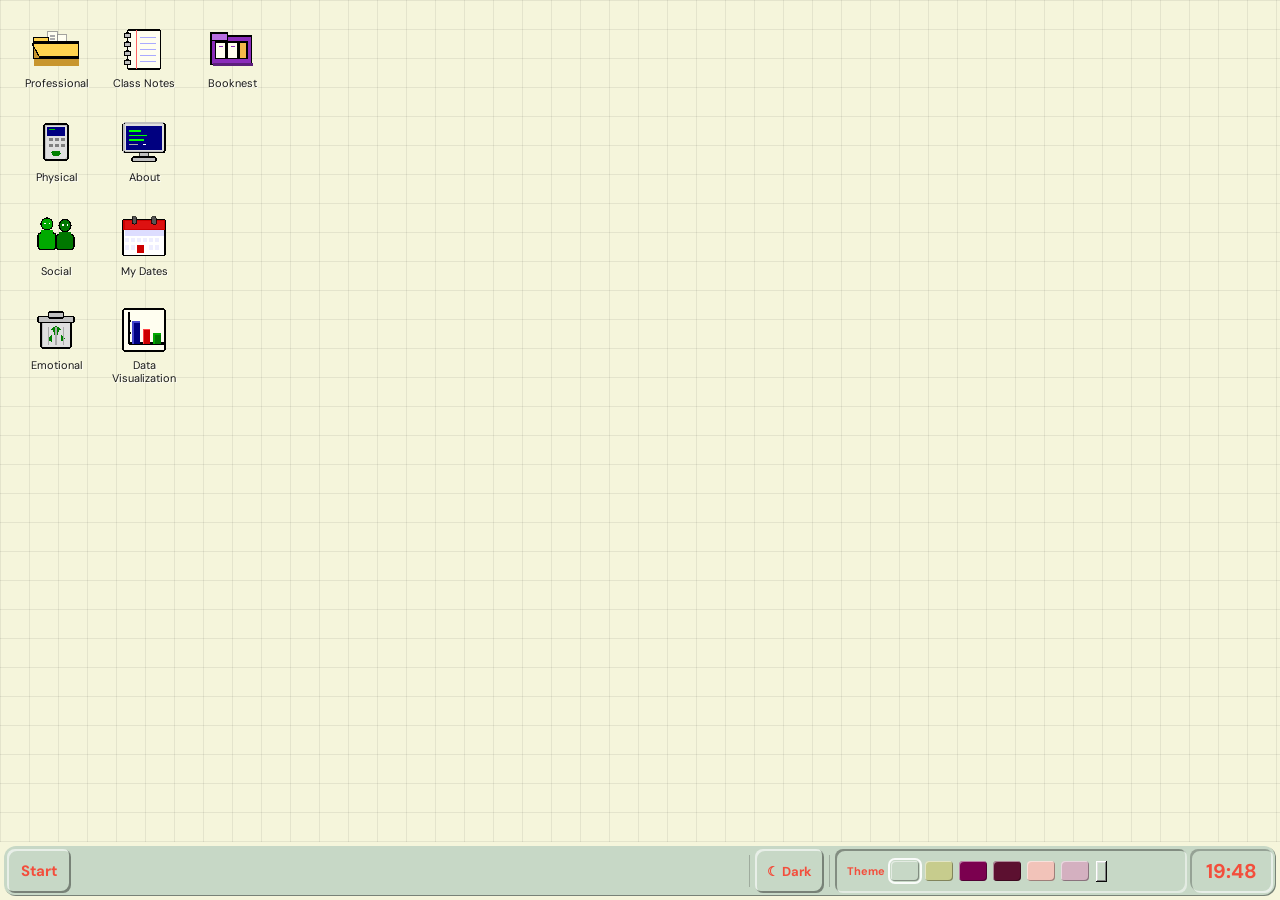
<file: retro.html>
<!DOCTYPE html>
<html lang="en">
<head>
  <meta charset="UTF-8" />
  <meta name="viewport" content="width=device-width, initial-scale=1.0" />
  <title>Portfolio OS — Saumya</title>
  <link href="https://fonts.googleapis.com/css2?family=DM+Sans:opsz,wght@9..40,400;9..40,500;9..40,700&display=swap" rel="stylesheet" />
  <style>
    * { box-sizing: border-box; margin: 0; padding: 0; }

    :root {
      --bg:     #c7d8c6;
      --accent: #f34e3c;
      --cream:  #f5f5db;
      --cursor-custom: url("[data-uri]") 4 4;
      --g0:     #ffffff;
      --g1:     #dfdfdf;
      --g2:     #c7d8c6;
      --g3:     #808080;
      --g4:     #0a0a0a;

      --shadow-window-outer: 4px 4px 0 rgba(0,0,0,0.4);
      --shadow-window-inner: inset -4px -4px 0 rgba(0,0,0,0.4);
      --shadow-raised: inset -2px -2px 0 rgba(0,0,0,0.4), inset 2px 2px 0 rgba(255,255,255,0.6);
      --shadow-sunken: inset -2px -2px 0 rgba(255,255,255,0.5), inset 2px 2px 0 rgba(0,0,0,0.35);
      --shadow-clock:  inset 2px 2px 0 rgba(0,0,0,0.25), inset -2px -2px 0 rgba(255,255,255,0.6);
    }

    body {
      font-family: 'DM Sans', sans-serif;
      background: var(--cream);
      overflow: hidden;
      height: 100vh; width: 100vw;
      cursor: var(--cursor-custom), default;
      user-select: none;
    }
    a, button, .desk-icon, .tb-btn, .start-btn, .bar-btn, .wc-btn, .sb-item, .ctx-i, .cal-day, .win-resize, #hue-slider {
      cursor: var(--cursor-custom), pointer !important;
    }

    /* ── DESKTOP ── */
    #desktop {
      position: fixed;
      inset: 0 0 58px 0;
      overflow: hidden;
      background-color: var(--cream);
      background-image:
        linear-gradient(rgba(0,0,0,0.07) 1px, transparent 1px),
        linear-gradient(90deg, rgba(0,0,0,0.07) 1px, transparent 1px);
      background-size: 29px 29px;
    }

    /* ── DESKTOP ICONS ── */
    .desk-icon {
      position: absolute;
      width: 80px;
      display: flex; flex-direction: column;
      align-items: center; gap: 5px;
      padding: 8px 4px; border-radius: 4px; cursor: pointer;
    }
    .desk-icon:hover    { background: var(--desk-hover); }
    .desk-icon.selected { background: var(--desk-sel); outline: 1px dotted #888; }
    .desk-icon.dragging { opacity: 0.75; cursor: grabbing; z-index: 8000 !important; }
    .desk-icon .fi {
      width: 48px; height: 48px;
      display: flex; align-items: center; justify-content: center;
      pointer-events: none;
      image-rendering: pixelated;
    }
    .desk-icon .fi img {
      width: 48px; height: 48px;
      pointer-events: none;
      image-rendering: pixelated;
      display: block;
    }
    .desk-icon .fi svg {
      width: 48px; height: 48px;
      pointer-events: none;
      image-rendering: pixelated;
      display: block;
    }
    .desk-icon span {
      font-size: 11px; color: #1a1a1a;
      text-align: center; line-height: 1.2;
      text-shadow: 1px 1px 0 rgba(255,255,255,0.85);
      pointer-events: none;
    }

    /* ══════════════════════════════════════
       TASKBAR
    ══════════════════════════════════════ */
    #taskbar {
      position: fixed;
      bottom: 4px; left: 4px; right: 4px;
      height: 50px;
      background: var(--bg);
      box-shadow: inset -1px -1px 0 rgba(0,0,0,0.4);
      border-radius: 12px;
      display: flex; align-items: center;
      padding: 3px; gap: 3px; z-index: 9999;
    }

    .start-btn {
      height: 44px; padding: 0 14px;
      background: var(--bg);
      box-shadow: var(--shadow-raised);
      border-radius: 8px;
      display: flex; align-items: center; gap: 6px;
      cursor: pointer; flex-shrink: 0;
      font-size: 15px; font-weight: 700;
      color: var(--accent);
    }
    .start-btn:active { box-shadow: var(--shadow-sunken); }

    .taskbar-apps { display: flex; gap: 3px; flex: 1; min-width: 0; }

    .tb-btn {
      height: 44px; padding: 0 10px;
      background: var(--bg);
      box-shadow: var(--shadow-sunken);
      border-radius: 8px;
      display: flex; align-items: center; gap: 5px;
      cursor: pointer; font-size: 12px; font-weight: 700;
      white-space: nowrap; overflow: hidden;
      max-width: 180px; text-overflow: ellipsis;
      color: var(--accent);
    }
    .tb-btn.active {
      box-shadow: var(--shadow-raised);
      background: var(--bg);
    }
    .tb-btn .fi { font-size: 16px; flex-shrink: 0; }

    .tb-divider {
      width: 1px; height: 32px;
      background: rgba(0,0,0,0.2);
      flex-shrink: 0; margin: 0 2px;
    }

    .taskbar-accent {
      height: 44px;
      display: flex; align-items: center; gap: 8px;
      padding: 0 12px;
      background: var(--g2);
      box-shadow: var(--shadow-sunken);
      border-radius: 8px;
      flex-shrink: 0;
    }
    .taskbar-accent label {
      font-size: 11px; font-weight: 700;
      color: var(--accent); white-space: nowrap;
    }

    .tb-clock {
      height: 44px; padding: 0 16px;
      background: var(--bg);
      box-shadow: var(--shadow-clock);
      border-radius: 8px 8px 8px 12px;
      display: flex; align-items: center;
      font-size: 20px; font-weight: 700;
      color: var(--accent); flex-shrink: 0;
    }

    /* ══════════════════════════════════════
       WINDOW SHELL
    ══════════════════════════════════════ */
    .os-window {
      position: absolute;
      min-width: 340px; min-height: 220px;
      background: var(--bg);
      border-radius: 8px;
      box-shadow: var(--shadow-window-outer), var(--shadow-window-inner);
      display: flex; flex-direction: column;
      overflow: hidden;
    }
    .os-window.minimized { display: none !important; }
    @keyframes winOpen {
      from { opacity:0; transform:scale(0.88) translateY(8px); }
      to   { opacity:1; transform:scale(1) translateY(0); }
    }
    .win-open-anim { animation: winOpen 0.14s cubic-bezier(.34,1.4,.64,1) forwards; }

    /* ── TITLEBAR ── */
    .win-tb {
      height: 48px;
      background: var(--bg);
      display: flex; align-items: center;
      justify-content: space-between;
      padding: 0 8px 0 14px;
      flex-shrink: 0; cursor: grab;
    }
    .win-tb:active { cursor: grabbing; }

    .win-tb-inner {
      flex: 1; height: 48px;
      display: flex; align-items: center;
      justify-content: space-between;
      background: transparent;
    }
    .win-tb-title {
      font-size: 22px; font-weight: 700;
      color: var(--accent);
      pointer-events: none;
      white-space: nowrap; overflow: hidden; text-overflow: ellipsis;
      transition: opacity 0.15s;
    }
    .win-tb-inner.inactive .win-tb-title { opacity: 0.35; }

    .win-ctrls { display: flex; gap: 3px; }
    .wc-btn {
      width: 29px; height: 26px;
      background: var(--accent);
      box-shadow: 2px 2px 0 rgba(0,0,0,0.4);
      border: none; cursor: pointer;
      border-radius: 3px;
      display: flex; align-items: center; justify-content: center;
      font-size: 13px; font-weight: 800;
      color: var(--bg);
      line-height: 1; flex-shrink: 0;
    }
    .wc-btn:active {
      box-shadow: inset 2px 2px 0 rgba(0,0,0,0.5);
      transform: translate(1px, 1px);
    }

    /* ── TOOLBAR strip ── */
    .win-bar {
      height: 28px; background: var(--g2);
      border-bottom: 1px solid rgba(0,0,0,0.12);
      display: flex; align-items: center;
      padding: 0 4px; gap: 2px; flex-shrink: 0;
    }
    .bar-btn {
      height: 22px; padding: 0 10px; font-size: 12px;
      background: var(--bg);
      box-shadow: inset -1px -1px 0 rgba(0,0,0,0.2), inset 1px 1px 0 rgba(255,255,255,0.6);
      border: none; cursor: pointer; color: var(--accent);
      border-radius: 3px;
    }
    .bar-btn:active {
      box-shadow: inset 2px 2px 0 rgba(0,0,0,0.25);
      transform: translate(1px,1px);
    }

    /* ── BODY: sidebar + content ── */
    .win-body { display: flex; flex: 1; overflow: hidden; }

    /* Sidebar */
    .win-sb {
      width: 168px; background: var(--bg);
      border-right: 1px solid rgba(0,0,0,0.12);
      display: flex; flex-direction: column;
      padding: 4px 0; flex-shrink: 0; overflow-y: auto;
    }
    .sb-section {
      font-size: 10px; font-weight: 700; color: rgba(0,0,0,0.45);
      padding: 8px 10px 3px;
      text-transform: uppercase; letter-spacing: 0.07em;
    }
    .sb-item {
      display: flex; align-items: center; gap: 6px;
      padding: 6px 10px; font-size: 12px; cursor: pointer;
      white-space: nowrap; overflow: hidden; text-overflow: ellipsis;
      color: #000; border-radius: 4px; margin: 0 4px;
    }
    .sb-item:hover  { background: var(--accent); color: var(--bg); }
    .sb-item.active { background: var(--accent); color: var(--bg); }

    /* Content pane */
    .win-ct {
      flex: 1; background: var(--content-bg, #f0f0f0);
      box-shadow: inset 2px 2px 0 rgba(0,0,0,0.12);
      overflow-y: auto;
    }
    .win-ct::-webkit-scrollbar { width: 14px; }
    .win-ct::-webkit-scrollbar-track { background: var(--g2); }
    .win-ct::-webkit-scrollbar-thumb {
      background: var(--g2);
      box-shadow: var(--shadow-raised);
    }

    /* ── TABS ── */
    .tabs-strip {
      display: flex; gap: 4px;
      padding: 8px 8px 0; background: var(--bg);
      border-bottom: 1px solid rgba(0,0,0,0.12);
    }
    .tab-btn {
      padding: 5px 14px; font-size: 12px; cursor: pointer;
      background: var(--g2); border: none;
      border-radius: 6px 6px 0 0; color: #555;
      box-shadow: inset -1px -1px 0 rgba(0,0,0,0.12), inset 1px 1px 0 rgba(255,255,255,0.8);
    }
    .tab-btn.active {
      background: #f0f0f0; font-weight: 700;
      color: var(--pink); z-index: 1;
      box-shadow: inset 1px 1px 0 rgba(255,255,255,0.9);
    }

    /* ── ENTRY CONTENT ── */
    .entry-area { padding: 20px 24px; }
    .entry-date { font-size: 11px; color: var(--g3); margin-bottom: 3px; }
    .entry-heading {
      font-size: 20px; font-weight: 700; color: #1a1a1a;
      line-height: 1.25; margin-bottom: 7px;
    }
    .entry-tag {
      display: inline-block; font-size: 10px; font-weight: 700;
      padding: 3px 10px;
      background: var(--accent); color: var(--bg);
      margin-bottom: 12px; letter-spacing: 0.04em;
      border-radius: 5px;
      box-shadow: inset -2px -2px 0 rgba(0,0,0,0.25), inset 1px 1px 0 rgba(255,255,255,0.3);
    }
    .divider { height: 1px; background: rgba(0,0,0,0.1); margin: 12px 0 14px; }
    .entry-body { font-size: 13px; line-height: 1.75; color: #2a2a2a; }
    .entry-body em { font-style: italic; color: var(--accent); opacity: 0.8; }
    .entry-body strong { font-weight: 700; }

    /* Buddy box */
    .buddy-box {
      background: #fff4ff; border: 1px solid rgba(221,106,223,0.25);
      box-shadow: inset 2px 2px 0 rgba(0,0,0,0.06);
      padding: 12px 14px; margin-top: 0; border-radius: 6px;
    }
    .buddy-label {
      font-size: 10px; font-weight: 700;
      color: var(--accent); opacity: 0.85; text-transform: uppercase;
      letter-spacing: 0.09em; margin-bottom: 7px;
      display: flex; align-items: center; gap: 5px;
    }
    .buddy-label::before {
      content: ''; display: inline-block;
      width: 8px; height: 8px;
      background: var(--pink); border-radius: 2px;
    }
    .buddy-body { font-size: 13px; line-height: 1.7; color: #3a1a3a; }
    .buddy-body em { font-style: italic; color: var(--accent); opacity: 0.75; }

    /* Status bar */
    .win-status {
      height: 26px; background: var(--bg);
      border-top: 1px solid rgba(0,0,0,0.1);
      display: flex; align-items: center; flex-shrink: 0;
    }
    .status-pane {
      padding: 0 10px; font-size: 11px; height: 100%;
      display: flex; align-items: center;
      color: rgba(0,0,0,0.55);
      border-right: 1px solid rgba(0,0,0,0.1);
    }

    /* Resize handle — invisible but functional */
    .win-resize {
      position: absolute; right: 0; bottom: 0;
      width: 18px; height: 18px; cursor: se-resize;
      background: transparent;
    }

    /* ── HUE SLIDER ── */
    .slider-wrap {
      position: relative;
      width: 130px; height: 21px;
      display: flex; align-items: center;
      flex-shrink: 0;
    }
    .slider-wrap::before {
      content: '';
      position: absolute;
      left: 0; right: 0;
      top: 50%; transform: translateY(-50%);
      height: 3px;
      background: #000;
      box-shadow:
        inset 1px 1px 0 #b8b8b8,
        inset -1px -1px 0 #757575,
        inset 0 1px 0 #9f9f9f,
        0 1px 0 #fff;
      pointer-events: none;
      z-index: 0;
    }
    .slider-wrap::after {
      content: '';
      position: absolute;
      left: 6px; right: 6px;
      top: 50%; transform: translateY(-50%);
      height: 3px;
      background: linear-gradient(to right,
        hsl(0,75%,58%), hsl(30,75%,58%), hsl(60,75%,58%),
        hsl(90,75%,58%), hsl(120,75%,58%), hsl(150,75%,58%),
        hsl(180,75%,58%), hsl(210,75%,58%), hsl(240,75%,58%),
        hsl(270,75%,58%), hsl(300,75%,58%), hsl(330,75%,58%),
        hsl(360,75%,58%));
      pointer-events: none;
      z-index: 1;
    }
    #hue-slider {
      -webkit-appearance: none; appearance: none;
      position: relative; z-index: 2;
      width: 100%; height: 21px;
      background: transparent;
      border: none; outline: none;
      cursor: pointer;
      margin: 0;
    }
    #hue-slider::-webkit-slider-thumb {
      -webkit-appearance: none;
      width: 11px; height: 21px;
      background: var(--bg);
      box-shadow:
        inset -1px -1px 0 #0a0a0a,
        inset  1px  1px 0 #ffffff,
        inset -2px -2px 0 #808080,
        inset  2px  2px 0 #dfdfdf;
      border-radius: 0;
      cursor: pointer;
    }
    #hue-slider::-moz-range-thumb {
      width: 11px; height: 21px;
      background: var(--bg);
      box-shadow:
        inset -1px -1px 0 #0a0a0a,
        inset  1px  1px 0 #ffffff,
        inset -2px -2px 0 #808080,
        inset  2px  2px 0 #dfdfdf;
      border-radius: 0; border: none;
      cursor: pointer;
    }
    #hue-slider::-webkit-slider-runnable-track { background: transparent; }
    #hue-slider::-moz-range-track { background: transparent; }

    /* ── PALETTE SWATCHES ── */
    .palette-strip {
      height: 44px;
      display: flex; align-items: center; gap: 6px;
      padding: 0 12px;
      background: var(--bg);
      box-shadow: var(--shadow-sunken);
      border-radius: 8px;
      flex-shrink: 0;
    }
    .pal-label {
      font-size: 11px; font-weight: 700;
      color: var(--accent); white-space: nowrap;
    }
    .pal-swatch {
      width: 28px; height: 20px;
      border-radius: 4px;
      cursor: pointer;
      box-shadow: inset -1px -1px 0 rgba(0,0,0,0.35), inset 1px 1px 0 rgba(255,255,255,0.5);
      transition: transform 0.1s;
      flex-shrink: 0;
      position: relative; overflow: hidden;
    }
    .pal-swatch::after {
      content: '';
      position: absolute; right: 0; top: 0;
      width: 50%; height: 100%;
    }
    .pal-swatch:hover { transform: scale(1.12); }
    .pal-swatch.active {
      outline: 2px solid rgba(255,255,255,0.9);
      outline-offset: 1px;
    }

    /* ── CALENDAR ── */
    .cal-shell { background: #f0f0f0; flex: 1; display: flex; flex-direction: column; overflow: hidden; }
    .cal-nav {
      display: flex; align-items: center; justify-content: space-between;
      padding: 8px 12px;
      background: var(--bg);
      border-bottom: 1px solid rgba(0,0,0,0.1);
      flex-shrink: 0;
    }
    .cal-nav-btn {
      width: 28px; height: 24px;
      background: var(--bg);
      box-shadow: var(--shadow-raised);
      border: none; border-radius: 4px;
      cursor: pointer; font-size: 13px; font-weight: 700; color: #000;
      display: flex; align-items: center; justify-content: center;
    }
    .cal-nav-btn:active { box-shadow: var(--shadow-sunken); transform: translate(1px,1px); }
    .cal-month-title { font-size: 13px; font-weight: 700; color: var(--accent); }
    .cal-dow-row {
      display: grid; grid-template-columns: repeat(7, 1fr);
      background: var(--bg); border-bottom: 1px solid rgba(0,0,0,0.1);
      flex-shrink: 0;
    }
    .cal-dow { font-size: 10px; font-weight: 700; color: var(--g3); text-align: center; padding: 4px 0; }
    .cal-grid { display: grid; grid-template-columns: repeat(7, 1fr); padding: 4px; gap: 2px; }
    .cal-day {
      aspect-ratio: 1;
      display: flex; align-items: center; justify-content: center;
      font-size: 12px; cursor: pointer; position: relative;
      border-radius: 4px;
    }
    .cal-day:hover { background: rgba(221,106,223,0.15); }
    .cal-day.empty { pointer-events: none; }
    .cal-day.marked {
      background: var(--accent); color: var(--bg); font-weight: 700;
      box-shadow: inset -2px -2px 0 rgba(0,0,0,0.2), inset 1px 1px 0 rgba(255,255,255,0.3);
    }
    .cal-day.marked:hover { filter: brightness(1.1); }
    .cal-day.selected-day { outline: 2px solid var(--accent); outline-offset: -2px; }
    .cal-day.today { outline: 2px solid var(--accent); outline-offset: -2px; font-weight: 700; }
    .cal-day .cal-tip {
      display: none; position: absolute; bottom: calc(100% + 6px); left: 50%;
      transform: translateX(-50%);
      background: #1a1a1a; color: #fff; font-size: 10px;
      padding: 4px 8px; z-index: 9999;
      pointer-events: none; max-width: 180px;
      white-space: normal; text-align: center;
      border-radius: 4px;
    }
    .cal-day:hover .cal-tip { display: block; }
    .cal-notebar {
      height: 36px; background: var(--bg);
      border-top: 1px solid rgba(0,0,0,0.1);
      display: flex; align-items: center; gap: 6px; padding: 0 10px;
      flex-shrink: 0;
    }
    .cal-selected-info { font-size: 11px; color: #555; white-space: nowrap; flex-shrink: 0; }
    .cal-notebar input {
      flex: 1; height: 22px; font-size: 11px;
      box-shadow: inset 2px 2px 0 rgba(0,0,0,0.2), inset -1px -1px 0 rgba(255,255,255,0.6);
      border: none; background: #fff; border-radius: 3px;
      padding: 0 6px; outline: none; font-family: inherit;
    }
    .cal-notebar button {
      height: 24px; padding: 0 10px; font-size: 11px;
      background: var(--bg); box-shadow: var(--shadow-raised);
      border: none; cursor: pointer; font-family: inherit; border-radius: 4px; color: var(--accent);
    }
    .cal-notebar button:active { box-shadow: var(--shadow-sunken); }

    /* ── DARK MODE overrides ── */
    body.dark #desktop {
      background-color: #111111;
      background-image:
        linear-gradient(rgba(255,255,255,0.04) 1px, transparent 1px),
        linear-gradient(90deg, rgba(255,255,255,0.04) 1px, transparent 1px);
    }
    body.dark .desk-icon span {
      color: #d8d8d8;
      text-shadow: 1px 1px 0 rgba(0,0,0,0.8);
    }
    /* Entry content */
    body.dark .entry-heading { color: #ececec !important; }
    body.dark .entry-body    { color: #c8c8c8 !important; }
    body.dark .entry-body em { color: inherit; opacity: 0.85; }
    body.dark .entry-date    { color: #888 !important; }
    body.dark .divider       { background: rgba(255,255,255,0.08); }
    /* Buddy box */
    body.dark .buddy-body    { color: #ccaacc !important; }
    body.dark .buddy-box     { background: rgba(255,255,255,0.05); border-color: rgba(200,100,200,0.2); }
    body.dark .buddy-label   { opacity: 1; }
    /* Calendar grid numbers */
    body.dark .cal-day          { color: #d0d0d0; }
    body.dark .cal-day.empty    { color: transparent; }
    body.dark .cal-selected-info { color: #b0b0b0; }
    body.dark .cal-notebar input { background: rgba(255,255,255,0.07); color: #d0d0d0; border: 1px solid rgba(255,255,255,0.1); }
    body.dark .cal-dow          { color: #999 !important; }
    /* Status & sidebar */
    body.dark .status-pane  { color: rgba(255,255,255,0.5) !important; }
    body.dark .sb-section   { color: rgba(255,255,255,0.4) !important; }
    /* Context menu in dark */
    body.dark #ctx-menu     { background: #1e1e1e; }
    body.dark .ctx-i        { color: #d0d0d0; }
    body.dark .ctx-sep      { background: rgba(255,255,255,0.1); }
    /* Sidebar item text in dark mode */
    body.dark .sb-item        { color: #c8c8c8 !important; }
    body.dark .win-bar .bar-btn { color: inherit; }

    /* Dark mode toggle button */
    .dm-btn {
      height: 44px; padding: 0 12px;
      background: var(--bg);
      box-shadow: var(--shadow-raised);
      border-radius: 8px;
      display: flex; align-items: center; gap: 5px;
      cursor: pointer; flex-shrink: 0;
      font-size: 13px; font-weight: 700;
      color: var(--accent);
      border: none; font-family: inherit;
      white-space: nowrap;
    }
    .dm-btn:active { box-shadow: var(--shadow-sunken); }
    #ctx-menu {
      position: fixed; background: var(--g2);
      box-shadow: 4px 4px 0 rgba(0,0,0,0.4), inset -1px -1px 0 rgba(0,0,0,0.15);
      z-index: 99999; min-width: 160px;
      display: none; padding: 4px;
      border-radius: 8px;
    }
    .ctx-i { padding: 6px 16px; font-size: 13px; cursor: pointer; color: #000; border-radius: 5px; }
    .ctx-i:hover { background: var(--accent); color: var(--bg); }
    .ctx-sep { height: 1px; background: rgba(0,0,0,0.12); margin: 3px 6px; }
  </style>
</head>
<body>
<style id="dynamic-theme"></style>

<!-- Desktop -->
<div id="desktop" oncontextmenu="showCtx(event)" onclick="clearSel(event)">
  <div class="desk-icon" id="icon-professional" style="left:16px;top:16px" ondblclick="openWin('professional')">
    <div class="fi"><img src="data:image/svg+xml,%3Csvg%20xmlns%3D%22http%3A//www.w3.org/2000/svg%22%20viewBox%3D%220%200%2032%2032%22%20shape-rendering%3D%22crispEdges%22%3E%0A%20%20%3C%21--%20back%20of%20open%20folder%20--%3E%0A%20%20%3Crect%20x%3D%221%22%20y%3D%229%22%20width%3D%2219%22%20height%3D%223%22%20fill%3D%22%23c8962e%22/%3E%0A%20%20%3Crect%20x%3D%221%22%20y%3D%2212%22%20width%3D%2230%22%20height%3D%2216%22%20fill%3D%22%23c8962e%22/%3E%0A%20%20%3C%21--%20papers%20sticking%20up%20--%3E%0A%20%20%3Crect%20x%3D%2210%22%20y%3D%225%22%20width%3D%227%22%20height%3D%2211%22%20fill%3D%22%23fffef0%22%20stroke%3D%22%23888%22%20stroke-width%3D%220.5%22/%3E%0A%20%20%3Cline%20x1%3D%2212%22%20y1%3D%228%22%20x2%3D%2215%22%20y2%3D%228%22%20stroke%3D%22%23aaa%22%20stroke-width%3D%220.8%22/%3E%0A%20%20%3Cline%20x1%3D%2212%22%20y1%3D%2210%22%20x2%3D%2215%22%20y2%3D%2210%22%20stroke%3D%22%23aaa%22%20stroke-width%3D%220.8%22/%3E%0A%20%20%3Cline%20x1%3D%2212%22%20y1%3D%2212%22%20x2%3D%2215%22%20y2%3D%2212%22%20stroke%3D%22%23aaa%22%20stroke-width%3D%220.8%22/%3E%0A%20%20%3Crect%20x%3D%2217%22%20y%3D%227%22%20width%3D%226%22%20height%3D%229%22%20fill%3D%22%23fffef0%22%20stroke%3D%22%23888%22%20stroke-width%3D%220.5%22/%3E%0A%20%20%3C%21--%20open%20folder%20front%20--%3E%0A%20%20%3Cpath%20d%3D%22M0%2013%20L5%2022%20L31%2022%20L31%2013%20Z%22%20fill%3D%22%23ffd34f%22/%3E%0A%20%20%3Cpath%20d%3D%22M0%2013%20L5%2022%20L31%2022%20L31%2013%20Z%22%20fill%3D%22none%22%20stroke%3D%22%23000%22%20stroke-width%3D%220.8%22/%3E%0A%20%20%3C%21--%20folder%20tab%20--%3E%0A%20%20%3Crect%20x%3D%221%22%20y%3D%229%22%20width%3D%2210%22%20height%3D%224%22%20fill%3D%22%23ffd34f%22%20stroke%3D%22%23000%22%20stroke-width%3D%220.8%22/%3E%0A%20%20%3C%21--%20folder%20body%20outline%20--%3E%0A%20%20%3Crect%20x%3D%221%22%20y%3D%2212%22%20width%3D%2230%22%20height%3D%2211%22%20fill%3D%22none%22%20stroke%3D%22%23000%22%20stroke-width%3D%220.8%22/%3E%0A%3C/svg%3E" alt="Professional" /></div><span>Professional</span>
  </div>
  <div class="desk-icon" id="icon-physical" style="left:16px;top:110px" ondblclick="openWin('physical')">
    <div class="fi"><img src="data:image/svg+xml,%3Csvg%20xmlns%3D%22http%3A//www.w3.org/2000/svg%22%20viewBox%3D%220%200%2032%2032%22%20shape-rendering%3D%22crispEdges%22%3E%0A%20%20%3C%21--%20phone%20body%20--%3E%0A%20%20%3Crect%20x%3D%228%22%20y%3D%224%22%20width%3D%2216%22%20height%3D%2224%22%20rx%3D%222%22%20fill%3D%22%23c0c0c0%22%20stroke%3D%22%23000%22%20stroke-width%3D%221%22/%3E%0A%20%20%3Crect%20x%3D%229%22%20y%3D%225%22%20width%3D%2214%22%20height%3D%2222%22%20rx%3D%221%22%20fill%3D%22%23dfdfdf%22/%3E%0A%20%20%3C%21--%20keypad%20dots%20--%3E%0A%20%20%3Crect%20x%3D%2211%22%20y%3D%2213%22%20width%3D%223%22%20height%3D%222%22%20fill%3D%22%23808080%22/%3E%0A%20%20%3Crect%20x%3D%2215%22%20y%3D%2213%22%20width%3D%223%22%20height%3D%222%22%20fill%3D%22%23808080%22/%3E%0A%20%20%3Crect%20x%3D%2219%22%20y%3D%2213%22%20width%3D%223%22%20height%3D%222%22%20fill%3D%22%23808080%22/%3E%0A%20%20%3Crect%20x%3D%2211%22%20y%3D%2217%22%20width%3D%223%22%20height%3D%222%22%20fill%3D%22%23808080%22/%3E%0A%20%20%3Crect%20x%3D%2215%22%20y%3D%2217%22%20width%3D%223%22%20height%3D%222%22%20fill%3D%22%23808080%22/%3E%0A%20%20%3Crect%20x%3D%2219%22%20y%3D%2217%22%20width%3D%223%22%20height%3D%222%22%20fill%3D%22%23808080%22/%3E%0A%20%20%3C%21--%20screen%20--%3E%0A%20%20%3Crect%20x%3D%2210%22%20y%3D%226%22%20width%3D%2212%22%20height%3D%226%22%20fill%3D%22%23000080%22/%3E%0A%20%20%3Crect%20x%3D%2211%22%20y%3D%227%22%20width%3D%224%22%20height%3D%221%22%20fill%3D%22%2300cc00%22/%3E%0A%20%20%3C%21--%20call%20button%20--%3E%0A%20%20%3Crect%20x%3D%2213%22%20y%3D%2222%22%20width%3D%226%22%20height%3D%223%22%20rx%3D%221%22%20fill%3D%22%23008000%22/%3E%0A%3C/svg%3E" alt="Physical" /></div><span>Physical</span>
  </div>
  <div class="desk-icon" id="icon-social" style="left:16px;top:204px" ondblclick="openWin('social')">
    <div class="fi"><img src="data:image/svg+xml,%3Csvg%20xmlns%3D%22http%3A//www.w3.org/2000/svg%22%20viewBox%3D%220%200%2032%2032%22%20shape-rendering%3D%22crispEdges%22%3E%0A%20%20%3C%21--%20person%201%20%28left%2C%20green%29%20--%3E%0A%20%20%3Ccircle%20cx%3D%2210%22%20cy%3D%228%22%20r%3D%224%22%20fill%3D%22%2300aa00%22%20stroke%3D%22%23000%22%20stroke-width%3D%220.8%22/%3E%0A%20%20%3Crect%20x%3D%224%22%20y%3D%2214%22%20width%3D%2212%22%20height%3D%2211%22%20rx%3D%222%22%20fill%3D%22%2300aa00%22%20stroke%3D%22%23000%22%20stroke-width%3D%220.8%22/%3E%0A%20%20%3Crect%20x%3D%226%22%20y%3D%2212%22%20width%3D%228%22%20height%3D%224%22%20fill%3D%22%2300aa00%22/%3E%0A%20%20%3C%21--%20person%202%20%28right%2C%20darker%29%20--%3E%0A%20%20%3Ccircle%20cx%3D%2222%22%20cy%3D%229%22%20r%3D%224%22%20fill%3D%22%23007700%22%20stroke%3D%22%23000%22%20stroke-width%3D%220.8%22/%3E%0A%20%20%3Crect%20x%3D%2216%22%20y%3D%2215%22%20width%3D%2212%22%20height%3D%2210%22%20rx%3D%222%22%20fill%3D%22%23007700%22%20stroke%3D%22%23000%22%20stroke-width%3D%220.8%22/%3E%0A%20%20%3Crect%20x%3D%2218%22%20y%3D%2213%22%20width%3D%228%22%20height%3D%224%22%20fill%3D%22%23007700%22/%3E%0A%20%20%3C%21--%20highlight%20dots%20%28eyes%29%20--%3E%0A%20%20%3Crect%20x%3D%228%22%20y%3D%227%22%20width%3D%221%22%20height%3D%221%22%20fill%3D%22%23fff%22/%3E%0A%20%20%3Crect%20x%3D%2211%22%20y%3D%227%22%20width%3D%221%22%20height%3D%221%22%20fill%3D%22%23fff%22/%3E%0A%20%20%3Crect%20x%3D%2220%22%20y%3D%228%22%20width%3D%221%22%20height%3D%221%22%20fill%3D%22%23fff%22/%3E%0A%20%20%3Crect%20x%3D%2223%22%20y%3D%228%22%20width%3D%221%22%20height%3D%221%22%20fill%3D%22%23fff%22/%3E%0A%3C/svg%3E" alt="Social" /></div><span>Social</span>
  </div>
  <div class="desk-icon" id="icon-emotional" style="left:16px;top:298px" ondblclick="openWin('emotional')">
    <div class="fi"><img src="data:image/svg+xml,%3Csvg%20xmlns%3D%22http%3A//www.w3.org/2000/svg%22%20viewBox%3D%220%200%2032%2032%22%20shape-rendering%3D%22crispEdges%22%3E%0A%20%20%3C%21--%20bin%20body%20--%3E%0A%20%20%3Crect%20x%3D%226%22%20y%3D%2210%22%20width%3D%2220%22%20height%3D%2218%22%20rx%3D%221%22%20fill%3D%22%23c0c0c0%22%20stroke%3D%22%23000%22%20stroke-width%3D%221%22/%3E%0A%20%20%3Crect%20x%3D%227%22%20y%3D%2211%22%20width%3D%2218%22%20height%3D%2216%22%20fill%3D%22%23dfdfdf%22/%3E%0A%20%20%3C%21--%20lid%20--%3E%0A%20%20%3Crect%20x%3D%224%22%20y%3D%227%22%20width%3D%2224%22%20height%3D%224%22%20rx%3D%221%22%20fill%3D%22%23c0c0c0%22%20stroke%3D%22%23000%22%20stroke-width%3D%221%22/%3E%0A%20%20%3Crect%20x%3D%2211%22%20y%3D%224%22%20width%3D%2210%22%20height%3D%224%22%20rx%3D%221%22%20fill%3D%22%23c0c0c0%22%20stroke%3D%22%23000%22%20stroke-width%3D%221%22/%3E%0A%20%20%3C%21--%20recycle%20arrows%20on%20bin%20--%3E%0A%20%20%3Cpath%20d%3D%22M12%2016%20L16%2013%20L20%2016%20L18%2016%20Q17%2020%2016%2021%20Q15%2020%2014%2016%20Z%22%20fill%3D%22%23008000%22/%3E%0A%20%20%3Cpath%20d%3D%22M10%2022%20L13%2019%20L13%2024%20Z%22%20fill%3D%22%23008000%22/%3E%0A%20%20%3Cpath%20d%3D%22M22%2022%20L19%2019%20L19%2024%20Z%22%20fill%3D%22%23008000%22/%3E%0A%20%20%3C%21--%20lines%20on%20bin%20--%3E%0A%20%20%3Cline%20x1%3D%2211%22%20y1%3D%2214%22%20x2%3D%2211%22%20y2%3D%2226%22%20stroke%3D%22%23aaa%22%20stroke-width%3D%221%22/%3E%0A%20%20%3Cline%20x1%3D%2216%22%20y1%3D%2214%22%20x2%3D%2216%22%20y2%3D%2226%22%20stroke%3D%22%23aaa%22%20stroke-width%3D%221%22/%3E%0A%20%20%3Cline%20x1%3D%2221%22%20y1%3D%2214%22%20x2%3D%2221%22%20y2%3D%2226%22%20stroke%3D%22%23aaa%22%20stroke-width%3D%221%22/%3E%0A%3C/svg%3E" alt="Emotional" /></div><span>Emotional</span>
  </div>
  <div class="desk-icon" id="icon-misc" style="left:104px;top:16px" ondblclick="openWin('misc')">
    <div class="fi"><img src="data:image/svg+xml,%3Csvg%20xmlns%3D%22http%3A//www.w3.org/2000/svg%22%20viewBox%3D%220%200%2032%2032%22%20shape-rendering%3D%22crispEdges%22%3E%0A%20%20%3C%21--%20notepad%20body%20--%3E%0A%20%20%3Crect%20x%3D%225%22%20y%3D%224%22%20width%3D%2222%22%20height%3D%2226%22%20rx%3D%221%22%20fill%3D%22%23fffef0%22%20stroke%3D%22%23000%22%20stroke-width%3D%221%22/%3E%0A%20%20%3C%21--%20spiral%20rings%20--%3E%0A%20%20%3Crect%20x%3D%223%22%20y%3D%226%22%20width%3D%224%22%20height%3D%223%22%20rx%3D%221%22%20fill%3D%22%23c0c0c0%22%20stroke%3D%22%23000%22%20stroke-width%3D%220.8%22/%3E%0A%20%20%3Crect%20x%3D%223%22%20y%3D%2212%22%20width%3D%224%22%20height%3D%223%22%20rx%3D%221%22%20fill%3D%22%23c0c0c0%22%20stroke%3D%22%23000%22%20stroke-width%3D%220.8%22/%3E%0A%20%20%3Crect%20x%3D%223%22%20y%3D%2218%22%20width%3D%224%22%20height%3D%223%22%20rx%3D%221%22%20fill%3D%22%23c0c0c0%22%20stroke%3D%22%23000%22%20stroke-width%3D%220.8%22/%3E%0A%20%20%3Crect%20x%3D%223%22%20y%3D%2224%22%20width%3D%224%22%20height%3D%223%22%20rx%3D%221%22%20fill%3D%22%23c0c0c0%22%20stroke%3D%22%23000%22%20stroke-width%3D%220.8%22/%3E%0A%20%20%3C%21--%20red%20margin%20line%20--%3E%0A%20%20%3Cline%20x1%3D%2211%22%20y1%3D%224%22%20x2%3D%2211%22%20y2%3D%2230%22%20stroke%3D%22%23ff6666%22%20stroke-width%3D%221%22/%3E%0A%20%20%3C%21--%20text%20lines%20--%3E%0A%20%20%3Cline%20x1%3D%2213%22%20y1%3D%229%22%20x2%3D%2224%22%20y2%3D%229%22%20stroke%3D%22%23aaaaff%22%20stroke-width%3D%221%22/%3E%0A%20%20%3Cline%20x1%3D%2213%22%20y1%3D%2213%22%20x2%3D%2224%22%20y2%3D%2213%22%20stroke%3D%22%23aaaaff%22%20stroke-width%3D%221%22/%3E%0A%20%20%3Cline%20x1%3D%2213%22%20y1%3D%2217%22%20x2%3D%2224%22%20y2%3D%2217%22%20stroke%3D%22%23aaaaff%22%20stroke-width%3D%221%22/%3E%0A%20%20%3Cline%20x1%3D%2213%22%20y1%3D%2221%22%20x2%3D%2224%22%20y2%3D%2221%22%20stroke%3D%22%23aaaaff%22%20stroke-width%3D%221%22/%3E%0A%20%20%3Cline%20x1%3D%2213%22%20y1%3D%2225%22%20x2%3D%2224%22%20y2%3D%2225%22%20stroke%3D%22%23aaaaff%22%20stroke-width%3D%221%22/%3E%0A%3C/svg%3E" alt="Class Notes" /></div><span>Class Notes</span>
  </div>
  <div class="desk-icon" id="icon-about" style="left:104px;top:110px" ondblclick="openWin('about')">
    <div class="fi"><img src="data:image/svg+xml,%3Csvg%20xmlns%3D%22http%3A//www.w3.org/2000/svg%22%20viewBox%3D%220%200%2032%2032%22%20shape-rendering%3D%22crispEdges%22%3E%0A%20%20%3C%21--%20monitor%20body%20--%3E%0A%20%20%3Crect%20x%3D%222%22%20y%3D%223%22%20width%3D%2228%22%20height%3D%2220%22%20rx%3D%222%22%20fill%3D%22%23c0c0c0%22%20stroke%3D%22%23000%22%20stroke-width%3D%221%22/%3E%0A%20%20%3Crect%20x%3D%223%22%20y%3D%224%22%20width%3D%2226%22%20height%3D%2218%22%20fill%3D%22%23dfdfdf%22/%3E%0A%20%20%3C%21--%20screen%20--%3E%0A%20%20%3Crect%20x%3D%224%22%20y%3D%225%22%20width%3D%2224%22%20height%3D%2216%22%20fill%3D%22%23000080%22/%3E%0A%20%20%3C%21--%20screen%20content%20--%3E%0A%20%20%3Crect%20x%3D%226%22%20y%3D%228%22%20width%3D%228%22%20height%3D%221%22%20fill%3D%22%2300ff00%22/%3E%0A%20%20%3Crect%20x%3D%226%22%20y%3D%2211%22%20width%3D%2212%22%20height%3D%221%22%20fill%3D%22%2300ff00%22/%3E%0A%20%20%3Crect%20x%3D%226%22%20y%3D%2214%22%20width%3D%2210%22%20height%3D%221%22%20fill%3D%22%2300ff00%22/%3E%0A%20%20%3Crect%20x%3D%226%22%20y%3D%2217%22%20width%3D%226%22%20height%3D%221%22%20fill%3D%22%23aaaaaa%22/%3E%0A%20%20%3C%21--%20cursor%20blink%20--%3E%0A%20%20%3Crect%20x%3D%2215%22%20y%3D%2217%22%20width%3D%222%22%20height%3D%221%22%20fill%3D%22%23ffffff%22/%3E%0A%20%20%3C%21--%20stand%20neck%20--%3E%0A%20%20%3Crect%20x%3D%2213%22%20y%3D%2223%22%20width%3D%226%22%20height%3D%223%22%20fill%3D%22%23c0c0c0%22%20stroke%3D%22%23000%22%20stroke-width%3D%220.5%22/%3E%0A%20%20%3C%21--%20stand%20base%20--%3E%0A%20%20%3Crect%20x%3D%228%22%20y%3D%2226%22%20width%3D%2216%22%20height%3D%223%22%20rx%3D%221%22%20fill%3D%22%23c0c0c0%22%20stroke%3D%22%23000%22%20stroke-width%3D%221%22/%3E%0A%20%20%3C%21--%20monitor%20bevel%20highlights%20--%3E%0A%20%20%3Cline%20x1%3D%222%22%20y1%3D%223%22%20x2%3D%2230%22%20y2%3D%223%22%20stroke%3D%22%23fff%22%20stroke-width%3D%220.5%22/%3E%0A%20%20%3Cline%20x1%3D%222%22%20y1%3D%223%22%20x2%3D%222%22%20y2%3D%2223%22%20stroke%3D%22%23fff%22%20stroke-width%3D%220.5%22/%3E%0A%3C/svg%3E" alt="About" /></div><span>About</span>
  </div>
  <div class="desk-icon" id="icon-calendar" style="left:104px;top:204px" ondblclick="openCalendar()">
    <div class="fi"><img src="data:image/svg+xml,%3Csvg%20xmlns%3D%22http%3A//www.w3.org/2000/svg%22%20viewBox%3D%220%200%2032%2032%22%20shape-rendering%3D%22crispEdges%22%3E%0A%20%20%3C%21--%20calendar%20body%20--%3E%0A%20%20%3Crect%20x%3D%222%22%20y%3D%225%22%20width%3D%2228%22%20height%3D%2224%22%20rx%3D%221%22%20fill%3D%22%23fff%22%20stroke%3D%22%23000%22%20stroke-width%3D%221%22/%3E%0A%20%20%3C%21--%20header%20bar%20red%20--%3E%0A%20%20%3Crect%20x%3D%222%22%20y%3D%225%22%20width%3D%2228%22%20height%3D%227%22%20fill%3D%22%23cc0000%22/%3E%0A%20%20%3Crect%20x%3D%223%22%20y%3D%226%22%20width%3D%2226%22%20height%3D%225%22%20fill%3D%22%23dd1111%22/%3E%0A%20%20%3C%21--%20ring%20holes%20--%3E%0A%20%20%3Crect%20x%3D%228%22%20y%3D%223%22%20width%3D%223%22%20height%3D%225%22%20rx%3D%221%22%20fill%3D%22%23555%22%20stroke%3D%22%23000%22%20stroke-width%3D%220.5%22/%3E%0A%20%20%3Crect%20x%3D%2221%22%20y%3D%223%22%20width%3D%223%22%20height%3D%225%22%20rx%3D%221%22%20fill%3D%22%23555%22%20stroke%3D%22%23000%22%20stroke-width%3D%220.5%22/%3E%0A%20%20%3C%21--%20day-of-week%20row%20--%3E%0A%20%20%3Crect%20x%3D%223%22%20y%3D%2212%22%20width%3D%2226%22%20height%3D%224%22%20fill%3D%22%23ddddff%22/%3E%0A%20%20%3C%21--%20day%20cells%20--%3E%0A%20%20%3Crect%20x%3D%223%22%20y%3D%2217%22%20width%3D%223%22%20height%3D%223%22%20fill%3D%22%23eef%22/%3E%0A%20%20%3Crect%20x%3D%227%22%20y%3D%2217%22%20width%3D%223%22%20height%3D%223%22%20fill%3D%22%23eef%22/%3E%0A%20%20%3Crect%20x%3D%2211%22%20y%3D%2217%22%20width%3D%223%22%20height%3D%223%22%20fill%3D%22%23eef%22/%3E%0A%20%20%3Crect%20x%3D%2215%22%20y%3D%2217%22%20width%3D%223%22%20height%3D%223%22%20fill%3D%22%23eef%22/%3E%0A%20%20%3Crect%20x%3D%2219%22%20y%3D%2217%22%20width%3D%223%22%20height%3D%223%22%20fill%3D%22%23eef%22/%3E%0A%20%20%3Crect%20x%3D%2223%22%20y%3D%2217%22%20width%3D%223%22%20height%3D%223%22%20fill%3D%22%23eef%22/%3E%0A%20%20%3C%21--%20highlighted%20date%20--%3E%0A%20%20%3Crect%20x%3D%2211%22%20y%3D%2222%22%20width%3D%225%22%20height%3D%225%22%20fill%3D%22%23cc0000%22/%3E%0A%20%20%3Crect%20x%3D%223%22%20y%3D%2222%22%20width%3D%223%22%20height%3D%223%22%20fill%3D%22%23eef%22/%3E%0A%20%20%3Crect%20x%3D%227%22%20y%3D%2222%22%20width%3D%223%22%20height%3D%223%22%20fill%3D%22%23eef%22/%3E%0A%20%20%3Crect%20x%3D%2219%22%20y%3D%2222%22%20width%3D%223%22%20height%3D%223%22%20fill%3D%22%23eef%22/%3E%0A%20%20%3Crect%20x%3D%2223%22%20y%3D%2222%22%20width%3D%223%22%20height%3D%223%22%20fill%3D%22%23eef%22/%3E%0A%3C/svg%3E" alt="My Dates" /></div><span>My Dates</span>
  </div>
  <div class="desk-icon" id="icon-dataviz" style="left:104px;top:298px" ondblclick="openDataViz()">
    <div class="fi"><img src="data:image/svg+xml,%3Csvg%20xmlns%3D%22http%3A//www.w3.org/2000/svg%22%20viewBox%3D%220%200%2032%2032%22%20shape-rendering%3D%22crispEdges%22%3E%0A%20%20%3C%21--%20chart%20background%20--%3E%0A%20%20%3Crect%20x%3D%222%22%20y%3D%222%22%20width%3D%2228%22%20height%3D%2228%22%20rx%3D%221%22%20fill%3D%22%23fffef0%22%20stroke%3D%22%23000%22%20stroke-width%3D%221%22/%3E%0A%20%20%3C%21--%20axes%20--%3E%0A%20%20%3Cline%20x1%3D%226%22%20y1%3D%224%22%20x2%3D%226%22%20y2%3D%2225%22%20stroke%3D%22%23000%22%20stroke-width%3D%221.5%22/%3E%0A%20%20%3Cline%20x1%3D%226%22%20y1%3D%2225%22%20x2%3D%2229%22%20y2%3D%2225%22%20stroke%3D%22%23000%22%20stroke-width%3D%221.5%22/%3E%0A%20%20%3C%21--%20bar%201%20%28tall%2C%20blue%29%20--%3E%0A%20%20%3Crect%20x%3D%228%22%20y%3D%2210%22%20width%3D%225%22%20height%3D%2215%22%20fill%3D%22%23000080%22/%3E%0A%20%20%3Crect%20x%3D%228%22%20y%3D%2210%22%20width%3D%225%22%20height%3D%221%22%20fill%3D%22%234444cc%22/%3E%0A%20%20%3Crect%20x%3D%228%22%20y%3D%2210%22%20width%3D%221%22%20height%3D%2215%22%20fill%3D%22%234444cc%22/%3E%0A%20%20%3C%21--%20bar%202%20%28medium%2C%20red%29%20--%3E%0A%20%20%3Crect%20x%3D%2215%22%20y%3D%2215%22%20width%3D%225%22%20height%3D%2210%22%20fill%3D%22%23cc0000%22/%3E%0A%20%20%3Crect%20x%3D%2215%22%20y%3D%2215%22%20width%3D%225%22%20height%3D%221%22%20fill%3D%22%23ff4444%22/%3E%0A%20%20%3Crect%20x%3D%2215%22%20y%3D%2215%22%20width%3D%221%22%20height%3D%2210%22%20fill%3D%22%23ff4444%22/%3E%0A%20%20%3C%21--%20bar%203%20%28short%2C%20green%29%20--%3E%0A%20%20%3Crect%20x%3D%2222%22%20y%3D%2218%22%20width%3D%225%22%20height%3D%227%22%20fill%3D%22%23007700%22/%3E%0A%20%20%3Crect%20x%3D%2222%22%20y%3D%2218%22%20width%3D%225%22%20height%3D%221%22%20fill%3D%22%2300aa00%22/%3E%0A%20%20%3Crect%20x%3D%2222%22%20y%3D%2218%22%20width%3D%221%22%20height%3D%227%22%20fill%3D%22%2300aa00%22/%3E%0A%20%20%3C%21--%20tick%20marks%20--%3E%0A%20%20%3Cline%20x1%3D%225%22%20y1%3D%2210%22%20x2%3D%227%22%20y2%3D%2210%22%20stroke%3D%22%23000%22%20stroke-width%3D%221%22/%3E%0A%20%20%3Cline%20x1%3D%225%22%20y1%3D%2218%22%20x2%3D%227%22%20y2%3D%2218%22%20stroke%3D%22%23000%22%20stroke-width%3D%221%22/%3E%0A%3C/svg%3E" alt="Data Viz" /></div><span>Data Visualization</span>
  </div>
  <div class="desk-icon" id="icon-booknest" style="left:192px;top:16px" ondblclick="openBooknest()">
    <div class="fi">
      <svg viewBox="0 0 32 32" shape-rendering="crispEdges" aria-hidden="true">
        <rect x="2" y="8" width="27" height="19" fill="#8b2cbb" stroke="#000" stroke-width="1"/>
        <rect x="2" y="6" width="11" height="5" fill="#b96ee0" stroke="#000" stroke-width="1"/>
        <rect x="5" y="12" width="7" height="11" fill="#fffef0" stroke="#000" stroke-width="1"/>
        <rect x="13" y="12" width="7" height="11" fill="#fffef0" stroke="#000" stroke-width="1"/>
        <rect x="21" y="12" width="5" height="11" fill="#f3b84a" stroke="#000" stroke-width="1"/>
        <line x1="7" y1="15" x2="10" y2="15" stroke="#8b2cbb" stroke-width="1"/>
        <line x1="15" y1="15" x2="18" y2="15" stroke="#8b2cbb" stroke-width="1"/>
        <rect x="3" y="26" width="27" height="2" fill="#5c1f7b"/>
      </svg>
    </div><span>Booknest</span>
  </div>
</div>

<!-- Taskbar -->
<div id="taskbar">
  <div class="start-btn" id="start-btn" onclick="openWin('about')">Start</div>
  <div class="taskbar-apps" id="tbApps"></div>
  <div class="tb-divider"></div>
  <button class="dm-btn" id="dark-mode-btn" onclick="toggleDarkMode()">☾ Dark</button>
  <div class="tb-divider"></div>
  <div class="palette-strip">
    <span class="pal-label">Theme</span>
    <div class="pal-swatch active" data-bg="#c7d8c6" data-accent="#f34e3c" title="Blue + Orange" style="background:#c7d8c6;"></div>
    <div class="pal-swatch"        data-bg="#c7cc8d" data-accent="#7b004f" title="Olive + Magenta" style="background:#c7cc8d;"></div>
    <div class="pal-swatch"        data-bg="#7b004f" data-accent="#c7cc8d" title="Magenta + Olive (Inverted)" style="background:#7b004f;"></div>
    <div class="pal-swatch"        data-bg="#5c1030" data-accent="#e890b0" title="Wine"   style="background:#5c1030;"></div>
    <div class="pal-swatch"        data-bg="#f2c3b9" data-accent="#1e207a" title="Blush"  style="background:#f2c3b9;"></div>
    <div class="pal-swatch"        data-bg="#d4b0c0" data-accent="#2a2870" title="Mauve"  style="background:#d4b0c0;"></div>
    <input type="range" id="hue-slider" min="0" max="360" value="6" style="width:80px;" />
  </div>
  <div class="tb-clock" id="clock">00:00</div>
</div>

<!-- Context menu -->
<div id="ctx-menu">
  <div class="ctx-i" onclick="openAllWins();hideCtx()">Open All Folders</div>
  <div class="ctx-i" onclick="tileWins();hideCtx()">Tile Windows</div>
  <div class="ctx-sep"></div>
  <div class="ctx-i" onclick="closeAllWins();hideCtx()">Close All</div>
</div>

<script>
// ═══════════════════════════════════════════
// DATA
// ═══════════════════════════════════════════
const SEC = {
  professional: {
    label: 'Professional', icon: '',
    entries: [
      {
        id: 'jan', tab: 'January',
        date: 'January 2025', tag: '4/5',
        heading: 'First internship. Exciting and terrifying.',
        samu: `First UX internship. Super excited about the work — my superior was genuinely nice — but I was constantly anxious. The late-night check-ins didn't help my mental state at all.\n\nWorked on a website and learned Figma Auto Layout. Got small moments of confidence from that. But the overall vibe was scary and unfamiliar and I kept questioning myself even when things were objectively fine.\n\n4/5 because I showed up and kept learning even while anxious. That counts for something.`,
        khushi: `Khushi was managing her internship and the start of semester 5 simultaneously — work, college and social plans all overlapping without much breathing room. She made solid progress on the internship itself and started experimenting with motion design tools through small side projects. Summer internship applications began early.\n\nThe uncertainty arrived quickly though. She felt confused about what came next and started rushing applications — a lot of effort that didn't really go anywhere useful.`,
      },
      {
        id: 'feb', tab: 'February',
        date: 'February 2025', tag: '5/5',
        heading: 'Finally settled in.',
        samu: `Finally felt used to it. Working at a good pace, not anxious anymore — just doing the work. Finalising the website and fixing bugs. 5/5.\n\nIt's interesting how much of January's anxiety was just unfamiliarity. Once that wore off, the same environment felt completely different. The late-night check-ins stopped feeling like a threat and just became a part of the rhythm.`,
        khushi: `With her internship over, Khushi found herself with more time but significantly less direction. She shifted back to college projects and tried to rebuild that routine. Applications continued but nothing substantial came through despite consistent effort.\n\nProfessionally it felt like being in motion without actually going anywhere.`,
      },
      {
        id: 'march', tab: 'March',
        date: 'March 2025', tag: '3/5',
        heading: 'Ready for it to end.',
        samu: `Ready for the internship to end — it started conflicting with what I actually wanted to be doing. My heart wasn't really in it anymore.\n\nBut I did get into some genuinely interesting things on the side: dashboard design, new tools, version control. That was fun in a way the main work wasn't. So not a total loss. 3/5 because the motivation was gone but the learning continued.`,
        khushi: `A rejection from an opportunity she had genuinely wanted hit Khushi hard and knocked out most of her drive to keep applying. She slowed down professionally even as other areas of life were improving — the contrast was frustrating and difficult to ignore.\n\nShe had planned to start building her portfolio with a new design tool but didn't follow through. Other areas improving made it easier to keep postponing this.`,
      },
      {
        id: 'april', tab: 'April',
        date: 'April 2025', tag: '→ free',
        heading: 'Over. Building on my own terms now.',
        samu: `Internship ended on the first of the month. Felt good but also carried a slight sense of — did I miss out on exploring it more deeply? Maybe.\n\nStarted building my own Figma designs from scratch with the help of AI tools. That was genuinely enjoyable in a way the structured internship work wasn't — no brief, no feedback loop, just making things. Started applying to new places as well. Got scammed by one company :(\n\nBuilding independently hit differently. I think I found what actually works for me.`,
        khushi: `Khushi shifted her focus toward finishing college submissions, which gave her a sense of control she'd been missing for a while. Toward the end of the month she finally began learning the design tool she'd been putting off — a step toward the portfolio work that had been stalled since early in the semester.`,
      },
    ],
  },
  physical: {
    label: 'Physical', icon: '',
    entries: [
      {
        id: 'jan', tab: 'January',
        date: 'January 2025', tag: '2/5',
        heading: 'Aware of it. Not doing much about it.',
        samu: `2/5. Noticed I'd gained weight over the previous few months and genuinely wanted to do something about it. But the internship gave me enough to justify inaction — too busy, will start later.\n\nOnly thing I actually did was intermittent fasting. Not much, but it was the beginning of paying attention to my body rather than ignoring it entirely.`,
        khushi: `Khushi rated herself a 2 this month. The lifestyle — late nights, no real structure — left her physically drained throughout. No consistent movement happened and she wasn't doing anything to change that.`,
      },
      {
        id: 'feb', tab: 'February',
        date: 'February 2025', tag: '2/5',
        heading: 'No exercise. But something shifted with food.',
        samu: `Still 2/5 on exercise. Didn't move my body much at all. But something real shifted with my relationship to food this month.\n\nStopped binge eating. Realised the issue wasn't appetite — my body never actually wanted that much food. I just wasn't listening to it. Once I understood that, it got easier on its own. Not a physical breakthrough, but a foundational one.`,
        khushi: `A 4 this month for Khushi — a small step up but still not consistent with any form of exercise. Not much had changed here compared to January.`,
      },
      {
        id: 'march', tab: 'March',
        date: 'March 2025', tag: '4/5',
        heading: 'Movement is back. Forgot how good it feels.',
        samu: `Started going on walks at night — just to get a little active, nothing intense. By the end of the month, picked up badminton as well.\n\nPhysical movement feels genuinely good and I had forgotten that. Once you start again, something wakes back up. Never got back to running but badminton felt like enough for now.`,
        khushi: `Khushi hit 10 this month. Gym became a daily habit alongside reading and sketching coming back into her routine. The shift in physical activity made a visible difference in how she felt day to day — everything else felt a bit more manageable because of it.`,
      },
      {
        id: 'april', tab: 'April',
        date: 'April 2025', tag: '5/5',
        heading: 'Everyday badminton. Actually waking up early.',
        samu: `5/5. Still playing badminton every single day. Adjusted when I eat, started waking up early and actually having breakfast. Days genuinely feel longer and better when sleep and waking hours are on track — that's not productivity advice, it's just true.\n\nEventually stopped intermittent fasting entirely to see how my body responded without it. Had suspected it was affecting my skin. Turned out probably not. Either way, still going well.`,
        khushi: `Another 10 for Khushi. Gym stayed consistent even as other parts of the month felt heavy. Cooking at home came back too, alongside lighter reading. These habits became stabilisers when the emotional weight increased.`,
      },
    ],
  },
  social: {
    label: 'Social', icon: '',
    entries: [
      {
        id: 'jan', tab: 'January',
        date: 'January 2025', tag: '1/5 (chosen)',
        heading: 'Three people. That\'s the orbit.',
        samu: `1/5 but completely by choice. My social circle is three people deep — that's just how I function. I wouldn't want more and couldn't handle more anyway. So is it really 1/5 or closer to 5/5 on my own terms? I chose this and it was working.\n\nWent inward this month. Processed a lot. Social energy went toward the internship and that was plenty.`,
        khushi: `Khushi had a mixed month socially — 5/10. Outings happened, events were attended, and there were genuinely enjoyable moments. But a quiet disconnect with her closest friend ran through the whole thing and made everything feel slightly less present than it looked from the outside.`,
      },
      {
        id: 'feb', tab: 'February',
        date: 'February 2025', tag: '1/5 (still chosen)',
        heading: 'Same orbit. Added a fortnightly call.',
        samu: `Still 1/5, still by choice. Same three people, no desire to expand.\n\nOne addition that became a proper routine: fortnightly calls with my long-distance best friend. Small thing. Made a real difference. Consistency in connection matters more than volume.`,
        khushi: `February was one of Khushi's better social months — 8/10. She reconciled with a close friend, properly caught up with people she'd been distant from, and attended family events. More present and more connected than January, which she had been needing.`,
      },
      {
        id: 'march', tab: 'March',
        date: 'March 2025', tag: '4/5',
        heading: 'More interaction. More noticing.',
        samu: `4/5. Interacted with more people than expected this month — partly because I was spending so much time focused inward, which made external patterns more visible when they did appear.\n\nRealised that more people operate transactionally than I tend to notice. Not a dramatic revelation, just a pattern that became clear once I was paying attention.`,
        khushi: `A 7 for Khushi socially. She attended meaningful events and reconnected with long-distance friends. Things were falling back into place without being forced — a quieter, more organic kind of social fulfilment.`,
      },
      {
        id: 'april', tab: 'April',
        date: 'April 2025', tag: '5/5',
        heading: 'The trip. Real connections.',
        samu: `5/5. A trip led to meeting a lot of new people. Real friendships formed — not surface-level ones. The connections grew without any particular agenda behind them.\n\nSocial energy flowed naturally this month in a way that felt entirely different from January's intentional withdrawal. Both were right for when they happened.`,
        khushi: `Khushi rated this a 5 socially. A family trip kept her occupied but drained her more than it replenished. She was around people throughout but not particularly connected to any of them — busy in a way that doesn't fill you up.`,
      },
    ],
  },
  emotional: {
    label: 'Emotional', icon: '',
    entries: [
      {
        id: 'jan', tab: 'January',
        date: 'January 2025', tag: '1/5',
        heading: 'Scattered. Honest. Breakup.',
        samu: `1/5 — a lot of internal scatter and confusion. A significant mindset shift at the start of the month made me want to invest more seriously in myself and return to a spiritual practice I'd let go of.\n\nThat clarity also made something undeniable: I'd been postponing ending a relationship that had quietly stopped working. We'd become distant. I didn't enjoy the time together anymore. The decision had been waiting. Once I was honest about it, the breakup happened — and I handled it with more composure than I'd expected.`,
        khushi: `Khushi rated January a 6 emotionally — manageable but somewhat overwhelming. She was carrying a lot at once: a demanding schedule, shifting relationships, and the pressure of figuring out what came next. Nothing catastrophic but very little space to breathe.`,
      },
      {
        id: 'feb', tab: 'February',
        date: 'February 2025', tag: '3.7/5',
        heading: 'Thrown off balance. Chose peace anyway.',
        samu: `3.7/5. Doing much better than January overall. But a close friend's unexpected confession surfaced a lot of unresolved feelings and threw me off balance. Became a bit bitter about things that had been sitting unaddressed for a long time.\n\nInstead of reacting I chose to seek peace internally. Went home, which actually worked better than it usually does.\n\nThis was also a period of using plant-based substances intentionally as a way to access deeper meditative states — the headspace it created was genuinely useful for introspection. It helped surface a lot of things about myself I hadn't looked at directly. Though it also had some unexpected ripple effects.\n\nMade a playlist that captured where my head was emotionally — a way of processing lingering feelings about a past relationship. Working on yourself tends to bring suppressed things to the surface. That's just what was happening.`,
        khushi: `A 4 for Khushi emotionally. She felt lost and restless for most of the month. The lack of a clear professional direction coloured everything else and left her feeling unsettled in a way that was hard to name.`,
      },
      {
        id: 'march', tab: 'March',
        date: 'March 2025', tag: '5/5',
        heading: 'The book on the bus. The awareness that actually happened.',
        samu: `5/5. The strongest emotional month by a significant margin.\n\nThe news from February had thrown me enough that I went home — which doesn't usually end well, but this time it did. Calmer with my parents than usual. Did some genuinely good meditations.\n\nFound a book about the destructiveness of overthinking at the bus station on the way back. Picked it up on impulse. Felt like the right moment. Started replacing passive habits with reading and actual presence.\n\nOne night, using plant-based substances in the way I had been exploring, something unusual happened — the heightened awareness didn't fade. It carried into the next morning. For a stretch of time I was fully observing my own thoughts without being absorbed into them. Like watching waves from the shore rather than being in the water — present without being pulled. No anxiety, no worry. Just existing in the moment.\n\nI haven't been able to return to that exact state since. But knowing it's reachable changes the relationship with everything.`,
        khushi: `A 6 emotionally for Khushi. More fulfilled than previous months — good habits were back, connections felt meaningful again. But the internship rejection left a residue of confusion about direction that ran underneath everything else. Two things existing at the same time.`,
      },
      {
        id: 'april', tab: 'April',
        date: 'April 2025', tag: '5/5',
        heading: 'Stable. Actually stable.',
        samu: `5/5. The most settled I'd felt in months — maybe longer.\n\nThoughts about reaching out to a different ex surfaced. But instead of acting on impulse, I sat with it. Realised the contact would happen eventually and it didn't need to be rushed or emotionally loaded. Just calm, when the time felt right. That kind of clarity about something that would have destabilised me in January felt significant.\n\nAlso returned to smoking after months without it. No guilt attached, no compulsive need to repeat it or obsessively avoid it again. It was just an action with no particular weight. That kind of neutrality toward something that used to carry a lot — that felt like something worth noting.\n\nNot the anxious, second-guessing version of myself anymore. That shift is real.`,
        khushi: `Khushi rated April a 7 emotionally. The month felt heavy and slow in ways that were difficult to push through — a creative block, low periods, being mentally stretched across too many things at once. But she kept moving. Gym stayed consistent. Lighter reading helped. Progress came eventually, just slowly.`,
      },
    ],
  },
  misc: {
    label: 'Class Notes & Misc', icon: '',
    entries: [
      {
        id: 'insights', tab: 'Things That Stuck',
        date: 'Jan – Apr 2025', tag: 'Insights',
        heading: 'What actually stayed with me',
        samu: `<strong>Figma Auto Layout</strong> — constraints are instructions, not restrictions. Once I stopped fighting the system and started describing intent, things built themselves.\n\n<strong>AI-assisted design tools</strong> — the gap between what I can imagine and what I can actually build collapsed. That's not a tool update, it's an identity shift.\n\n<strong>The mind constructs emotions</strong> from raw experience, and those emotions feed more thought, which feeds more emotion. Knowing the loop exists makes it possible to step outside it.\n\n<strong>Observing thoughts versus being them</strong> — easy in theory, genuinely difficult in practice. But achievable. I know because it happened once.\n\n<strong>Physical movement is irreplaceable.</strong> I forgot. I remembered. Don't forget again.\n\n<strong>On food:</strong> the body rarely wants as much as gets given to it. The trick is actually listening.`,
        khushi: null,
      },
      {
        id: 'ratings', tab: 'Monthly Ratings',
        date: 'Jan – Apr 2025', tag: 'Review',
        heading: 'How the months rated out',
        samu: `<strong>Saumya — rated out of 5</strong>\n\nJanuary · Professional 4 · Social 1 · Emotional 1 · Physical 2\nFebruary · Professional 5 · Social 1 · Emotional 3.7 · Physical 2\nMarch · Professional 3 · Social 4 · Emotional 5 · Physical 4\nApril · Professional — · Social 5 · Emotional 5 · Physical 5\n\nThe trajectory is clear in hindsight. January was rough across the board. By April almost everything had quietly become good. The professional rating for April is harder to place because the internship ending and building independently don't sit on the same scale — so leaving it unscored feels more honest.`,
        khushi: `<strong>Khushi — rated out of 10</strong>\n\nJanuary · Professional 8 · Social 5 · Emotional 6 · Physical 2\nFebruary · Professional 7 · Social 8 · Emotional 4 · Physical 4\nMarch · Professional 4 · Social 7 · Emotional 6 · Physical 10\nApril · Professional 6 · Social 5 · Emotional 7 · Physical 10\n\nKhushi's biggest shift was physical — 2 to 10 by March and holding steady through April. Professional moved in the opposite direction after the rejection and never fully recovered that semester. Social peaked in February. Emotional dipped in February when direction felt most unclear and gradually recovered after that.`,
      },
    ],
  },
  dataviz: {
    label: 'Data Visualization', icon: '',
    entries: [
      {
        id: 'placeholder', tab: 'Coming Soon',
        date: '2025', tag: 'Data',
        heading: 'Data Visualization',
        samu: `Content coming soon. This space will hold data visualizations and charts built from the journal data.

<em>Check back once the contents are ready.</em>`,
        khushi: null,
      },
    ],
  },
  about: {
    label: 'About Me', icon: '',
    entries: [
      {
        id: 'readme', tab: 'README',
        date: 'Spring 2025', tag: 'Intro',
        heading: 'Saumya — DTU Interaction Design',
        samu: `Welcome to <strong>Journal OS</strong> — a semester log built to look like a desktop operating system because that felt more honest than a regular document.\n\nFive folders: Professional, Physical, Social, Emotional, and Class Notes. Each contains four months — January through April. My entries are in the main view. My buddy <strong>Khushi's</strong> perspective on the same period is in the tab next to it, written from the outside looking in.\n\nThis isn't a highlight reel. It's what actually happened.\n\n<em>Double-click any folder to open it. Windows are draggable and resizable. Right-click the desktop for options. Dark mode is in the taskbar.</em>\n\nBuilt with vanilla HTML/CSS/JS. Designed in Figma.`,
        khushi: null,
      },
    ],
  },
};

// ═══════════════════════════════════════════
// STATE
// ═══════════════════════════════════════════
const wins = {};
let zTop = 100;

// ═══════════════════════════════════════════
// CLOCK
// ═══════════════════════════════════════════
function tick() {
  const n = new Date();
  document.getElementById('clock').textContent =
    String(n.getHours()).padStart(2,'0') + ':' + String(n.getMinutes()).padStart(2,'0');
}
tick(); setInterval(tick, 10000);

// ═══════════════════════════════════════════
// OPEN WINDOW
// ═══════════════════════════════════════════
function openWin(id) {
  if (wins[id]) {
    wins[id].el.classList.remove('minimized');
    focusWin(id); return;
  }
  const sec = SEC[id];
  const off = Object.keys(wins).length;
  const win = document.createElement('div');
  win.className = 'os-window win-open-anim';
  win.style.cssText = `width:700px;height:520px;left:${55+off*28}px;top:${28+off*22}px;z-index:${++zTop}`;

  const firstId = sec.entries[0].id;
  const sidebarHTML = sec.entries.map(e => `
    <div class="sb-item ${e.id===firstId?'active':''}"
         data-entry="${e.id}"
         onclick="loadEntry('${id}','${e.id}')">
      ${e.tab}
    </div>`).join('');

  win.innerHTML = `
    <div class="win-tb">
      <div class="win-tb-inner" id="tb-inner-${id}">
        <span class="win-tb-title">${sec.label}</span>
        <div class="win-ctrls">
          <button class="wc-btn" onclick="minWin('${id}')">─</button>
          <button class="wc-btn" onclick="maxWin('${id}')">▢</button>
          <button class="wc-btn" onclick="closeWin('${id}')">✕</button>
        </div>
      </div>
    </div>
    <div class="win-bar">
      <button class="bar-btn" onclick="closeWin('${id}')">← Back</button>
    </div>
    <div class="win-body">
      <div class="win-sb" id="sb-${id}">
        <div class="sb-section">Entries</div>
        ${sidebarHTML}
      </div>
      <div class="win-ct" id="ct-${id}"></div>
    </div>
    <div class="win-status">
      <div class="status-pane">${sec.entries.length} item${sec.entries.length>1?'s':''}</div>
      <div class="status-pane">Journal OS</div>
    </div>
    <div class="win-resize"></div>
  `;

  document.getElementById('desktop').appendChild(win);
  wins[id] = { el: win };
  win.addEventListener('mousedown', () => focusWin(id));
  makeDrag(win, win.querySelector('.win-tb'));
  makeResize(win, win.querySelector('.win-resize'));
  setTimeout(() => win.classList.remove('win-open-anim'), 200);

  loadEntry(id, firstId);

  // Use the same surface/content colours applyPalette uses (dark-mode aware)
  const [_h, _s] = hexToHsl(currentBg);
  const surfaceBg = isDarkMode ? hslToHex(_h, Math.min(_s*0.6,20), 14) : currentBg;
  const contentBg = isDarkMode ? hslToHex(_h, Math.min(_s*0.3,10),  8) : shiftL(currentBg, 6);

  win.querySelectorAll('.win-tb,.win-tb-inner,.win-sb,.win-bar,.win-status,.status-pane,.bar-btn').forEach(el=>el.style.background=surfaceBg);
  win.querySelectorAll('.win-ct').forEach(el=>el.style.background=contentBg);
  // Use displayAccent for text if in dark mode with a dark accent
  const [_da_h, _da_s, _da_l] = hexToHsl(currentAccent);
  const _displayAccent = (isDarkMode && _da_l < 55) ? hslToHex(_da_h, Math.min(_da_s, 72), 68) : currentAccent;
  win.querySelectorAll('.win-tb-title').forEach(el=>el.style.color=_displayAccent);
  win.querySelectorAll('.wc-btn').forEach(el=>{ el.style.background=currentAccent; el.style.color=surfaceBg; });

  updateTB();
}

// ═══════════════════════════════════════════
// LOAD ENTRY
// ═══════════════════════════════════════════
function loadEntry(secId, entryId) {
  const sec = SEC[secId];
  const e   = sec.entries.find(x => x.id === entryId);
  if (!e) return;

  const sb = document.getElementById('sb-' + secId);
  if (sb) sb.querySelectorAll('.sb-item').forEach(el =>
    el.classList.toggle('active', el.dataset.entry === entryId));

  const ct = document.getElementById('ct-' + secId);
  if (!ct) return;

  const hasBuddy = !!e.khushi;
  const samuBody = fmt(e.samu || '');
  const tabs = hasBuddy ? `
    <div class="tabs-strip">
      <button class="tab-btn active" id="t-s-${secId}-${entryId}"
        onclick="switchTab('${secId}','${entryId}','samu')">My Journal</button>
      <button class="tab-btn" id="t-k-${secId}-${entryId}"
        onclick="switchTab('${secId}','${entryId}','khushi')">Khushi</button>
    </div>` : '';

  ct.innerHTML = `
    ${tabs}
    <div class="entry-area">
      <div class="entry-date">${e.date}</div>
      <div class="entry-heading">${e.heading}</div>
      <span class="entry-tag">${e.tag}</span>
      <div class="divider"></div>
      <div id="pane-s-${secId}-${entryId}" class="entry-body">${samuBody}</div>
      ${hasBuddy ? `
        <div id="pane-k-${secId}-${entryId}" class="buddy-box" style="display:none;">
          <div class="buddy-label">Khushi — Buddy Entry</div>
          <div class="buddy-body">${fmt(e.khushi)}</div>
        </div>` : ''}
    </div>`;
}

function fmt(str) { return (str||'').replace(/\n/g,'<br><br>'); }

function switchTab(secId, entryId, which) {
  const ts = document.getElementById(`t-s-${secId}-${entryId}`);
  const tk = document.getElementById(`t-k-${secId}-${entryId}`);
  const ps = document.getElementById(`pane-s-${secId}-${entryId}`);
  const pk = document.getElementById(`pane-k-${secId}-${entryId}`);
  if (which === 'samu') {
    ts?.classList.add('active');    tk?.classList.remove('active');
    ps && (ps.style.display='');    pk && (pk.style.display='none');
  } else {
    tk?.classList.add('active');    ts?.classList.remove('active');
    pk && (pk.style.display='');    ps && (ps.style.display='none');
  }
}

// ═══════════════════════════════════════════
// WINDOW CONTROLS
// ═══════════════════════════════════════════
function closeWin(id) {
  if (!wins[id]) return;
  const el = wins[id].el;
  el.style.transition = 'opacity .12s, transform .12s';
  el.style.opacity='0'; el.style.transform='scale(0.9)';
  setTimeout(()=>{ el.remove(); delete wins[id]; updateTB(); }, 130);
}
function minWin(id) { wins[id]?.el.classList.toggle('minimized'); updateTB(); }
function maxWin(id) {
  const w = wins[id]?.el; if (!w) return;
  if (w.dataset.mx) {
    w.style.left=w.dataset.ox; w.style.top=w.dataset.oy;
    w.style.width=w.dataset.ow; w.style.height=w.dataset.oh;
    delete w.dataset.mx;
  } else {
    w.dataset.ox=w.style.left; w.dataset.oy=w.style.top;
    w.dataset.ow=w.style.width; w.dataset.oh=w.style.height;
    w.style.left='0'; w.style.top='0'; w.style.width='100%'; w.style.height='100%';
    w.dataset.mx='1';
  }
}
function focusWin(id) {
  Object.entries(wins).forEach(([k,v]) => {
    const inner = v.el.querySelector('.win-tb-inner');
    if (inner) inner.classList.toggle('inactive', k !== id);
  });
  if (wins[id]) wins[id].el.style.zIndex = ++zTop;
  updateTB();
}
function openAllWins()  { Object.keys(SEC).forEach((k,i)=>setTimeout(()=>openWin(k),i*80)); }
function closeAllWins() { Object.keys(wins).forEach(closeWin); }
function tileWins() {
  const ks = Object.keys(wins); if (!ks.length) return;
  const cols = Math.ceil(Math.sqrt(ks.length));
  const dw = document.getElementById('desktop').clientWidth;
  const dh = document.getElementById('desktop').clientHeight;
  ks.forEach((k,i) => {
    const w = wins[k].el;
    w.classList.remove('minimized');
    w.style.left = ((i%cols)*Math.floor(dw/cols))+'px';
    w.style.top  = (Math.floor(i/cols)*Math.floor(dh/Math.ceil(ks.length/cols)))+'px';
    w.style.width  = Math.floor(dw/cols)+'px';
    w.style.height = Math.floor(dh/Math.ceil(ks.length/cols))+'px';
    delete w.dataset.mx;
  });
}

// ═══════════════════════════════════════════
// TASKBAR
// ═══════════════════════════════════════════
function updateTB() {
  const bar = document.getElementById('tbApps');
  bar.innerHTML = '';
  Object.entries(wins).forEach(([id,rec]) => {
    const sec = SEC[id];
    const label = sec ? sec.label : 'My Dates';
    const focused = +rec.el.style.zIndex === zTop;
    const btn = document.createElement('div');
    btn.className = 'tb-btn' + (focused ? ' active' : '');
    btn.innerHTML = label;
    btn.onclick = () => {
      if (rec.el.classList.contains('minimized')) { rec.el.classList.remove('minimized'); focusWin(id); }
      else if (focused) minWin(id);
      else focusWin(id);
    };
    bar.appendChild(btn);
  });
}

// ═══════════════════════════════════════════
// DRAG + RESIZE
// ═══════════════════════════════════════════
function makeDrag(win, handle) {
  let sx, sy, sl, st;
  handle.addEventListener('mousedown', e => {
    if (e.target.closest('.win-ctrls') || win.dataset.mx) return;
    sx=e.clientX; sy=e.clientY;
    sl=parseInt(win.style.left)||0; st=parseInt(win.style.top)||0;
    const mv = e2 => {
      win.style.left = Math.max(0, sl+e2.clientX-sx)+'px';
      win.style.top  = Math.max(0, st+e2.clientY-sy)+'px';
    };
    document.addEventListener('mousemove', mv);
    document.addEventListener('mouseup', ()=>document.removeEventListener('mousemove',mv), {once:true});
  });
}
function makeResize(win, handle) {
  handle.addEventListener('mousedown', e => {
    e.stopPropagation();
    const sx=e.clientX, sy=e.clientY, sw=win.offsetWidth, sh=win.offsetHeight;
    const mv = e2 => {
      win.style.width  = Math.max(340, sw+e2.clientX-sx)+'px';
      win.style.height = Math.max(220, sh+e2.clientY-sy)+'px';
    };
    document.addEventListener('mousemove', mv);
    document.addEventListener('mouseup', ()=>document.removeEventListener('mousemove',mv), {once:true});
  });
}

// ═══════════════════════════════════════════
// DRAGGABLE ICONS
// ═══════════════════════════════════════════
function selIcon(el) {
  document.querySelectorAll('.desk-icon').forEach(d=>d.classList.remove('selected'));
  el.classList.add('selected');
}
function clearSel(e) {
  if (!e.target.closest('.desk-icon'))
    document.querySelectorAll('.desk-icon').forEach(d=>d.classList.remove('selected'));
}
function makeIconDraggable(icon) {
  let dragging=false, moved=false, sx,sy,sl,st;
  icon.addEventListener('mousedown', e => {
    if (e.button!==0) return;
    moved=false; dragging=false;
    sx=e.clientX; sy=e.clientY;
    sl=parseInt(icon.style.left)||0; st=parseInt(icon.style.top)||0;
    selIcon(icon);
    const onMove = e2 => {
      const dx=e2.clientX-sx, dy=e2.clientY-sy;
      if (Math.hypot(dx,dy)<6) return;
      if (!dragging) { dragging=true; moved=true; icon.classList.add('dragging'); icon.style.zIndex=8000; }
      const desk=document.getElementById('desktop');
      icon.style.left = Math.max(0,Math.min(desk.clientWidth-icon.offsetWidth,  sl+dx))+'px';
      icon.style.top  = Math.max(0,Math.min(desk.clientHeight-icon.offsetHeight, st+dy))+'px';
    };
    const onUp = () => {
      if (dragging) { icon.classList.remove('dragging'); icon.style.zIndex=''; dragging=false; }
      document.removeEventListener('mousemove', onMove);
      document.removeEventListener('mouseup', onUp);
    };
    document.addEventListener('mousemove', onMove);
    document.addEventListener('mouseup', onUp);
  });
  icon.addEventListener('dblclick', e => { if (moved) { moved=false; e.stopPropagation(); e.preventDefault(); } });
}
document.querySelectorAll('.desk-icon').forEach(makeIconDraggable);

// ═══════════════════════════════════════════
// CONTEXT MENU
// ═══════════════════════════════════════════
function showCtx(e) {
  e.preventDefault();
  const m=document.getElementById('ctx-menu');
  m.style.display='block'; m.style.left=e.clientX+'px'; m.style.top=e.clientY+'px';
}
function hideCtx() { document.getElementById('ctx-menu').style.display='none'; }
document.addEventListener('click', hideCtx);
document.addEventListener('keydown', e=>{ if(e.key==='Escape') hideCtx(); });

// ═══════════════════════════════════════════
// COLOUR / PALETTE SYSTEM
// ═══════════════════════════════════════════
let currentBg = '#c7d8c6';
let currentAccent = '#f34e3c';
let isDarkMode = false;

// ═══════════════════════════════════════════
// DARK MODE
// ═══════════════════════════════════════════
function toggleDarkMode() {
  isDarkMode = !isDarkMode;
  document.body.classList.toggle('dark', isDarkMode);
  document.body.style.background = isDarkMode ? '#111111' : 'var(--cream)';
  const btn = document.getElementById('dark-mode-btn');
  if (btn) {
    btn.textContent = isDarkMode ? '☀ Light' : '☾ Dark';
    btn.style.boxShadow = isDarkMode
      ? 'inset -2px -2px 0 rgba(255,255,255,0.5), inset 2px 2px 0 rgba(0,0,0,0.35)'  // sunken = active
      : 'inset -2px -2px 0 rgba(0,0,0,0.4), inset 2px 2px 0 rgba(255,255,255,0.6)';  // raised = off
  }
  applyPalette(currentBg, currentAccent);
}

function hexToHsl(hex) {
  let r=parseInt(hex.slice(1,3),16)/255,g=parseInt(hex.slice(3,5),16)/255,b=parseInt(hex.slice(5,7),16)/255;
  const max=Math.max(r,g,b),min=Math.min(r,g,b);
  let h=0,s=0,l=(max+min)/2;
  if(max!==min){const d=max-min;s=l>0.5?d/(2-max-min):d/(max+min);switch(max){case r:h=((g-b)/d+(g<b?6:0))/6;break;case g:h=((b-r)/d+2)/6;break;default:h=((r-g)/d+4)/6;}}
  return[h*360,s*100,l*100];
}
function hslToHex(h,s,l){
  s/=100;l/=100;const c=(1-Math.abs(2*l-1))*s,hp=((h%360)+360)%360/60,x=c*(1-Math.abs(hp%2-1));
  let r=0,g=0,b=0;if(hp<1)[r,g,b]=[c,x,0];else if(hp<2)[r,g,b]=[x,c,0];else if(hp<3)[r,g,b]=[0,c,x];else if(hp<4)[r,g,b]=[0,x,c];else if(hp<5)[r,g,b]=[x,0,c];else[r,g,b]=[c,0,x];
  const m=l-c/2,h2=v=>Math.round((v+m)*255).toString(16).padStart(2,'0');
  return`#${h2(r)}${h2(g)}${h2(b)}`;
}
function hexAlpha(hex,a){return`rgba(${parseInt(hex.slice(1,3),16)},${parseInt(hex.slice(3,5),16)},${parseInt(hex.slice(5,7),16)},${a})`;}

// For dark backgrounds: create a very light, barely-tinted content pane
// For light backgrounds: subtle lightening as before
function lightenBg(bg){
  const[h,s,l]=hexToHsl(bg);
  if(l < 45){
    // Dark theme — content pane becomes a very light, low-saturation tint
    return hslToHex(h, Math.min(s*0.14, 12), 92);
  }
  return hslToHex(h, Math.max(0,s-8), Math.min(95,l+10));
}

// shiftL used inline in openWin for content bg
function shiftL(hex, amt){
  const[h,s,l]=hexToHsl(hex);
  if(l < 45) return hslToHex(h, Math.min(s*0.14, 12), 92);
  return hslToHex(h, Math.max(0,s-8), Math.min(95,l+amt));
}

function applyPalette(bgHex, accentHex) {
  currentBg = bgHex;
  currentAccent = accentHex;

  // In dark mode: derive a very dark tinted surface from the palette hue
  let surfaceBg = bgHex;
  let cBg;
  if (isDarkMode) {
    const [h, s] = hexToHsl(bgHex);
    surfaceBg = hslToHex(h, Math.min(s * 0.6, 20), 14);   // dark surface
    cBg       = hslToHex(h, Math.min(s * 0.3, 10),  8);   // even darker content pane
  } else {
    cBg = lightenBg(bgHex);
  }

  // In dark mode, if accent is too dark to read on dark surfaces, auto-lighten it for text/icons
  // (e.g. navy blue #1e207a or #2a2870 on a near-black surface)
  let displayAccent = accentHex;
  if (isDarkMode) {
    const [ah, as_, al] = hexToHsl(accentHex);
    if (al < 55) {
      // Lighten to ~68% L, keep hue and moderate saturation
      displayAccent = hslToHex(ah, Math.min(as_, 72), 68);
    }
  }

  const R = document.documentElement.style;
  R.setProperty('--bg',         surfaceBg);
  R.setProperty('--g2',         surfaceBg);
  R.setProperty('--accent',     accentHex);
  R.setProperty('--pink',       accentHex);
  R.setProperty('--content-bg', cBg);

  // Also update the cream desktop colour
  document.getElementById('desktop').style.backgroundColor = isDarkMode ? '#111111' : '#f5f5db';

  ['#taskbar','.os-window','.win-tb','.win-tb-inner','.win-sb','.win-bar',
   '.win-status','.status-pane','.start-btn','.tb-btn','.tb-clock',
   '.palette-strip','.bar-btn','.cal-nav','.cal-nav-btn','.cal-dow-row',
   '.cal-notebar','.cal-notebar button','.tabs-strip','.tab-btn','.sb-section',
   '.dm-btn',
  ].forEach(sel=>document.querySelectorAll(sel).forEach(el=>el.style.background=surfaceBg));

  document.querySelectorAll('.win-ct').forEach(el=>el.style.background=cBg);
  document.querySelectorAll('.cal-shell').forEach(el=>el.style.background=cBg);

  ['.win-tb-title','.start-btn','.tb-btn','.tb-clock','.pal-label','.cal-month-title','.bar-btn','.dm-btn']
    .forEach(sel=>document.querySelectorAll(sel).forEach(el=>el.style.color=displayAccent));

  ['.wc-btn','.entry-tag','.sb-item.active','.cal-day.marked','.cal-notebar button']
    .forEach(sel=>document.querySelectorAll(sel).forEach(el=>{
      el.style.background=accentHex; el.style.color=surfaceBg;
    }));

  document.querySelectorAll('.tab-btn.active').forEach(el=>{
    el.style.background=cBg; el.style.color=displayAccent;
  });

  // Keep dark-mode-btn shadow state correct
  const dmBtn = document.getElementById('dark-mode-btn');
  if (dmBtn) {
    dmBtn.style.boxShadow = isDarkMode
      ? 'inset -2px -2px 0 rgba(255,255,255,0.5), inset 2px 2px 0 rgba(0,0,0,0.35)'
      : 'inset -2px -2px 0 rgba(0,0,0,0.4), inset 2px 2px 0 rgba(255,255,255,0.6)';
  }

  document.getElementById('dynamic-theme').textContent=`
    .desk-icon:hover   {background:${hexAlpha(displayAccent,.15)}!important}
    .desk-icon.selected{background:${hexAlpha(displayAccent,.28)}!important}
    .sb-item:hover     {background:${displayAccent}!important;color:${isDarkMode?'#111':surfaceBg}!important}
    .sb-item.active    {background:${displayAccent}!important;color:${isDarkMode?'#111':surfaceBg}!important}
    .ctx-i:hover       {background:${displayAccent}!important;color:${isDarkMode?'#111':surfaceBg}!important}
    .cal-day:hover     {background:${hexAlpha(displayAccent,.18)}!important}
    .cal-day.marked    {background:${displayAccent}!important;color:${isDarkMode?'#111':surfaceBg}!important}
    .tab-btn.active    {background:${cBg}!important;color:${displayAccent}!important}
    .wc-btn            {background:${displayAccent}!important;color:${isDarkMode?'#111':surfaceBg}!important}
    .entry-tag         {background:${displayAccent}!important;color:${isDarkMode?'#111':surfaceBg}!important}
    .cal-nav-btn       {background:${surfaceBg}!important;color:${displayAccent}!important}
    body:not(.dark) .entry-heading {color:#1a1a1a!important}
    body:not(.dark) .entry-body    {color:#2a2a2a!important}
    body:not(.dark) .desk-icon span{color:#1a1a1a!important}
    body:not(.dark) .cal-day       {color:#111!important}
    body:not(.dark) .status-pane   {color:rgba(0,0,0,0.55)!important}
    body:not(.dark) .ctx-i         {color:#000!important}
  `;

  const[h]=hexToHsl(accentHex);
  hueSlider.value=Math.round(h);
}

const hueSlider = document.getElementById('hue-slider');

hueSlider.addEventListener('input', e=>{
  const[,s,l]=hexToHsl(currentAccent);
  applyPalette(currentBg, hslToHex(Number(e.target.value), Math.max(50,s), Math.max(28,Math.min(62,l))));
  document.querySelectorAll('.pal-swatch').forEach(s=>s.classList.remove('active'));
});

document.querySelectorAll('.pal-swatch').forEach(sw=>{
  sw.addEventListener('click',()=>{
    applyPalette(sw.dataset.bg, sw.dataset.accent);
    document.querySelectorAll('.pal-swatch').forEach(s=>s.classList.remove('active'));
    sw.classList.add('active');
  });
});

// ═══════════════════════════════════════════
// DATA VIZ
// ═══════════════════════════════════════════
function openDataViz() {
  window.location.href = 'dataviz.html';
}

function openBooknest() {
  window.location.href = 'booknest.html';
}

// ═══════════════════════════════════════════
// CALENDAR
// ═══════════════════════════════════════════
const markedDates = {};
const PRESET = {
  '2026-01-05': 'Assignment begins',
  '2026-01-12': 'First journal entry',
  '2026-01-20': 'Figma auto-layout breakthrough',
  '2026-02-03': 'Badminton habit started',
  '2026-02-14': 'Orbit of 3 realisation',
  '2026-02-28': 'Waves on the Shore meditation',
  '2026-03-10': 'Physical rating hits 5/5',
  '2026-03-22': 'Social: new friends on trip',
  '2026-04-01': 'Khushi difficult month begins',
  '2026-04-15': 'Mind Creates Emotions insight',
  '2026-04-25': 'Assignment wraps up!',
};
Object.assign(markedDates, PRESET);

let calSelectedKey = null;
let calCurrentMonth = 0;
const CAL_MONTHS = [
  { year:2026, month:0, label:'January 2026' },
  { year:2026, month:1, label:'February 2026' },
  { year:2026, month:2, label:'March 2026' },
  { year:2026, month:3, label:'April 2026' },
];

function openCalendar() {
  const id='__calendar__';
  if (wins[id]) { wins[id].el.classList.remove('minimized'); focusWin(id); return; }
  const off=Object.keys(wins).length;
  const win=document.createElement('div');
  win.className='os-window win-open-anim';
  win.style.cssText=`width:420px;height:420px;left:${80+off*28}px;top:${40+off*22}px;z-index:${++zTop}`;

  win.innerHTML=`
    <div class="win-tb">
      <div class="win-tb-inner" id="tb-inner-${id}">
        <span class="win-tb-title">My Dates</span>
        <div class="win-ctrls">
          <button class="wc-btn" onclick="minWin('${id}')">─</button>
          <button class="wc-btn" onclick="maxWin('${id}')">▢</button>
          <button class="wc-btn" onclick="closeWin('${id}')">✕</button>
        </div>
      </div>
    </div>
    <div class="cal-shell">
      <div class="cal-nav">
        <button class="cal-nav-btn" onclick="calNav(-1)">◀</button>
        <span class="cal-month-title" id="cal-month-title"></span>
        <button class="cal-nav-btn" onclick="calNav(1)">▶</button>
      </div>
      <div class="cal-dow-row">
        ${['Su','Mo','Tu','We','Th','Fr','Sa'].map(d=>`<div class="cal-dow">${d}</div>`).join('')}
      </div>
      <div class="cal-grid" id="cal-grid"></div>
      <div class="cal-notebar">
        <span class="cal-selected-info" id="cal-sel-info">Click a date</span>
        <input type="text" id="cal-note-input" placeholder="Add note…" disabled />
        <button onclick="saveCalNote('${id}')">Mark</button>
        <button onclick="clearCalNote('${id}')">Clear</button>
      </div>
    </div>
    <div class="win-status">
      <div class="status-pane" id="cal-status-pane">${Object.keys(markedDates).length} marked</div>
      <div class="status-pane">Jan – Apr 2026</div>
    </div>
    <div class="win-resize"></div>
  `;

  document.getElementById('desktop').appendChild(win);
  wins[id]={ el:win };
  win.addEventListener('mousedown', ()=>focusWin(id));
  makeDrag(win, win.querySelector('.win-tb'));
  makeResize(win, win.querySelector('.win-resize'));
  setTimeout(()=>win.classList.remove('win-open-anim'),200);

  // Apply current palette to calendar window (dark-mode aware)
  const [_ch, _cs] = hexToHsl(currentBg);
  const calSurfaceBg = isDarkMode ? hslToHex(_ch, Math.min(_cs*0.6,20), 14) : currentBg;
  const calContentBg = isDarkMode ? hslToHex(_ch, Math.min(_cs*0.3,10),  8) : lightenBg(currentBg);

  win.querySelectorAll('.win-tb,.win-tb-inner,.cal-nav,.cal-dow-row,.cal-notebar,.win-status,.status-pane').forEach(el=>el.style.background=calSurfaceBg);
  const [_ca_h, _ca_s, _ca_l] = hexToHsl(currentAccent);
  const _calDisplayAccent = (isDarkMode && _ca_l < 55) ? hslToHex(_ca_h, Math.min(_ca_s, 72), 68) : currentAccent;
  win.querySelectorAll('.win-tb-title,.cal-month-title').forEach(el=>el.style.color=_calDisplayAccent);
  win.querySelectorAll('.wc-btn').forEach(el=>{el.style.background=currentAccent;el.style.color=calSurfaceBg;});
  win.querySelectorAll('.cal-shell').forEach(el=>el.style.background=calContentBg);

  renderCalGrid();
  updateTB();
}

function calNav(dir) {
  calCurrentMonth = Math.max(0, Math.min(3, calCurrentMonth + dir));
  renderCalGrid();
}

function renderCalGrid() {
  const { year, month, label } = CAL_MONTHS[calCurrentMonth];
  const titleEl = document.getElementById('cal-month-title');
  const [_rg_h, _rg_s, _rg_l] = hexToHsl(currentAccent);
  const _rgDisplayAccent = (isDarkMode && _rg_l < 55) ? hslToHex(_rg_h, Math.min(_rg_s, 72), 68) : currentAccent;
  if (titleEl) { titleEl.textContent = label; titleEl.style.color = _rgDisplayAccent; }

  const grid = document.getElementById('cal-grid');
  if (!grid) return;
  grid.innerHTML='';

  const today=new Date();
  const firstDay=new Date(year,month,1).getDay();
  const daysInMonth=new Date(year,month+1,0).getDate();

  for(let i=0;i<firstDay;i++){
    const e=document.createElement('div'); e.className='cal-day empty'; grid.appendChild(e);
  }
  for(let d=1;d<=daysInMonth;d++){
    const key=`${year}-${String(month+1).padStart(2,'0')}-${String(d).padStart(2,'0')}`;
    const cell=document.createElement('div');
    cell.className='cal-day';
    cell.textContent=d;
    cell.dataset.key=key;
    if(today.getFullYear()===year&&today.getMonth()===month&&today.getDate()===d) cell.classList.add('today');
    if(markedDates[key]){
      cell.classList.add('marked');
      const tip=document.createElement('div'); tip.className='cal-tip'; tip.textContent=markedDates[key];
      cell.appendChild(tip);
    }
    if(key===calSelectedKey) cell.classList.add('selected-day');
    cell.addEventListener('click',()=>selectCalDay(key,cell));
    grid.appendChild(cell);
  }
}

function selectCalDay(key,cell) {
  document.querySelectorAll('.cal-day.selected-day').forEach(el=>el.classList.remove('selected-day'));
  calSelectedKey=key; cell.classList.add('selected-day');
  const info=document.getElementById('cal-sel-info');
  const input=document.getElementById('cal-note-input');
  if(info) info.textContent=key;
  if(input){ input.disabled=false; input.value=markedDates[key]||''; input.focus(); }
}
function saveCalNote(id) {
  if(!calSelectedKey) return;
  const input=document.getElementById('cal-note-input');
  const note=input?input.value.trim():'';
  if(note) markedDates[calSelectedKey]=note; else delete markedDates[calSelectedKey];
  renderCalGrid();
  const sp=document.getElementById('cal-status-pane');
  if(sp) sp.textContent=Object.keys(markedDates).length+' marked';
}
function clearCalNote(id) {
  if(!calSelectedKey) return;
  delete markedDates[calSelectedKey];
  const input=document.getElementById('cal-note-input');
  if(input) input.value='';
  renderCalGrid();
  const sp=document.getElementById('cal-status-pane');
  if(sp) sp.textContent=Object.keys(markedDates).length+' marked';
}
applyPalette(currentBg, currentAccent);
</script>
</body>
</html>
</file>
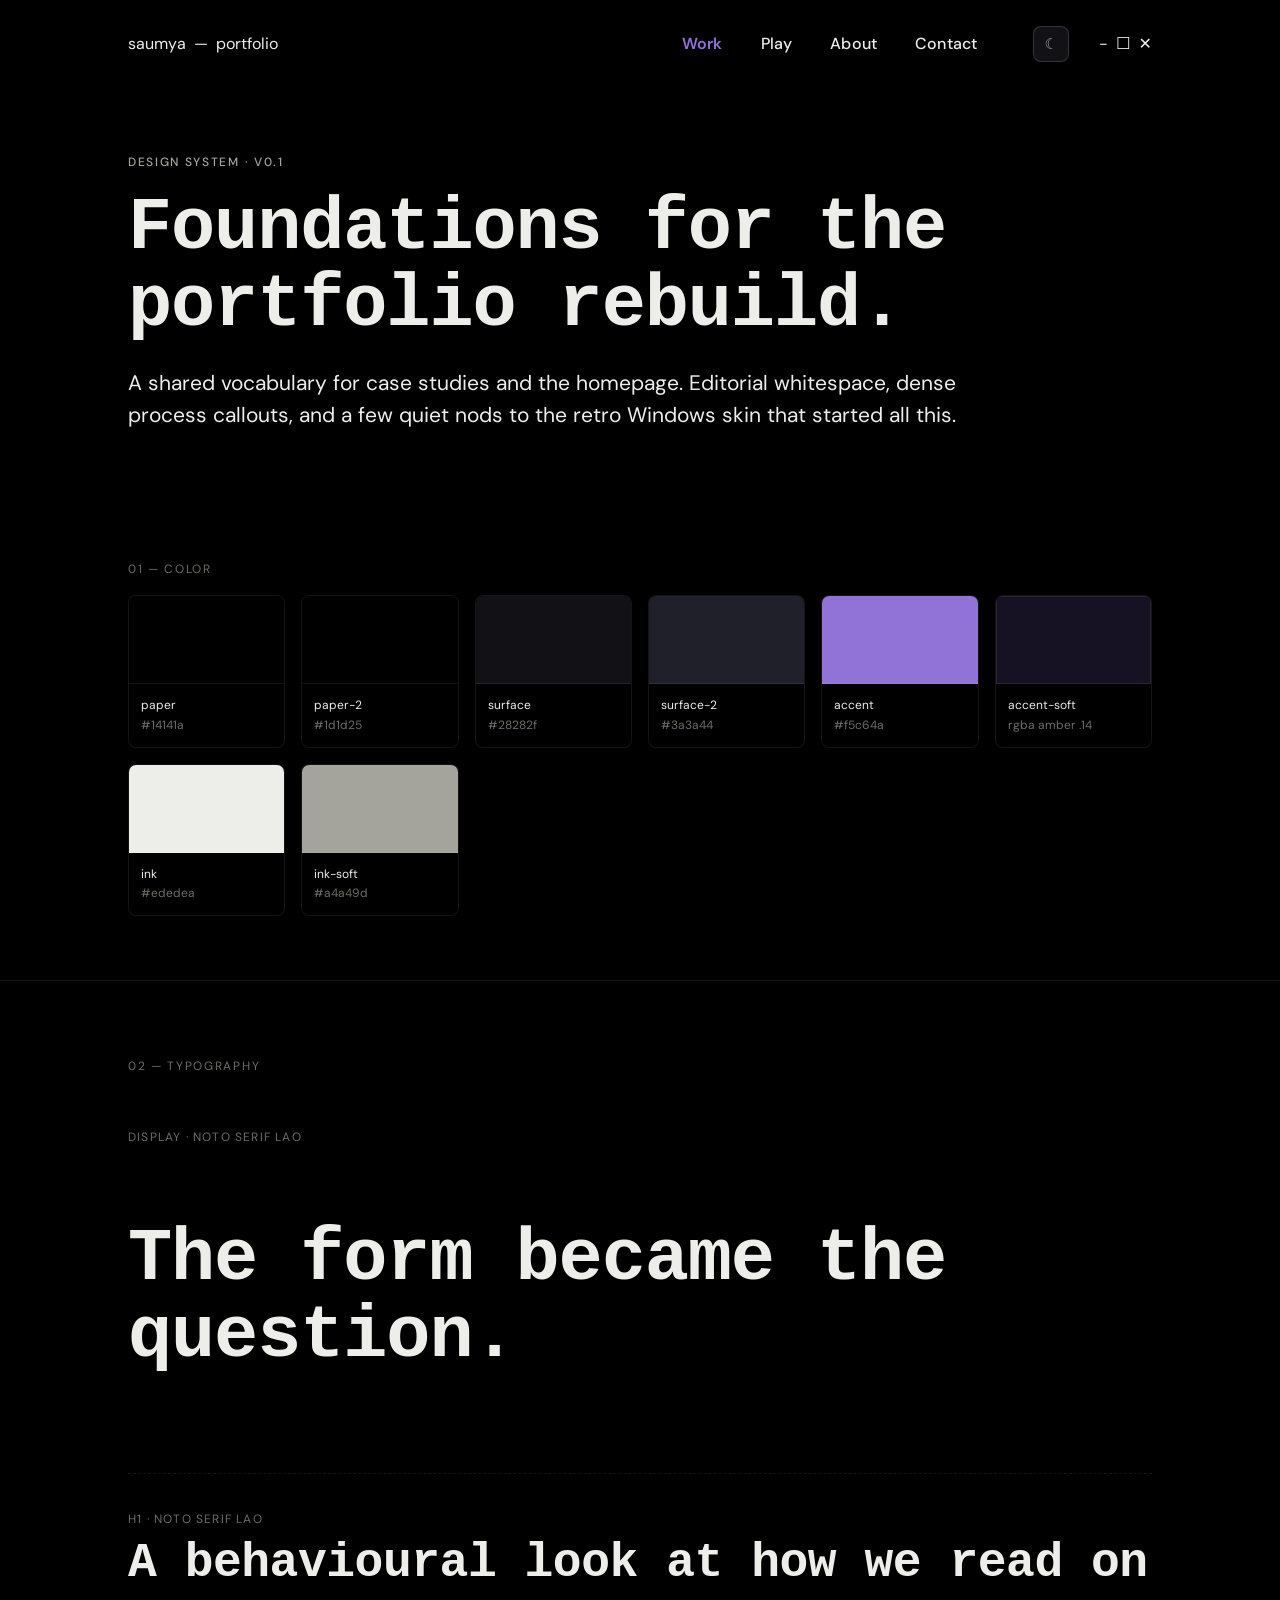
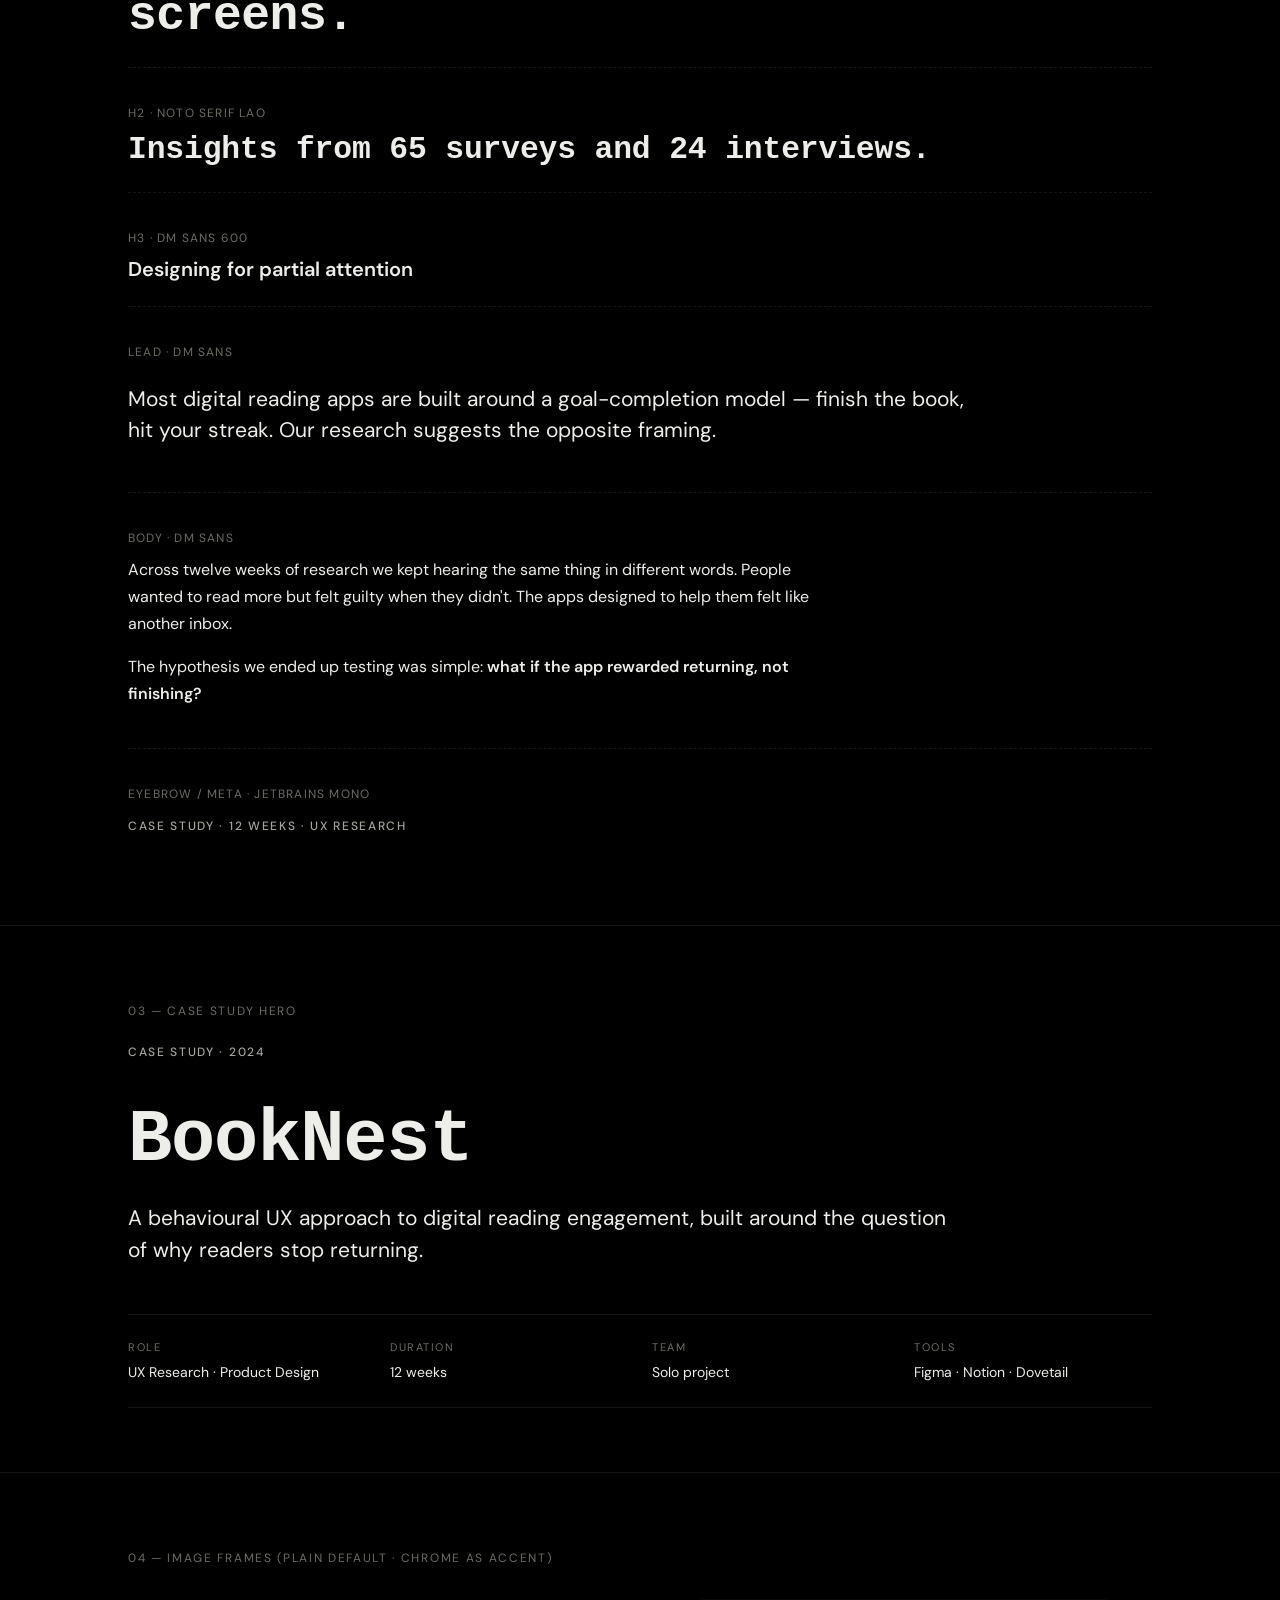
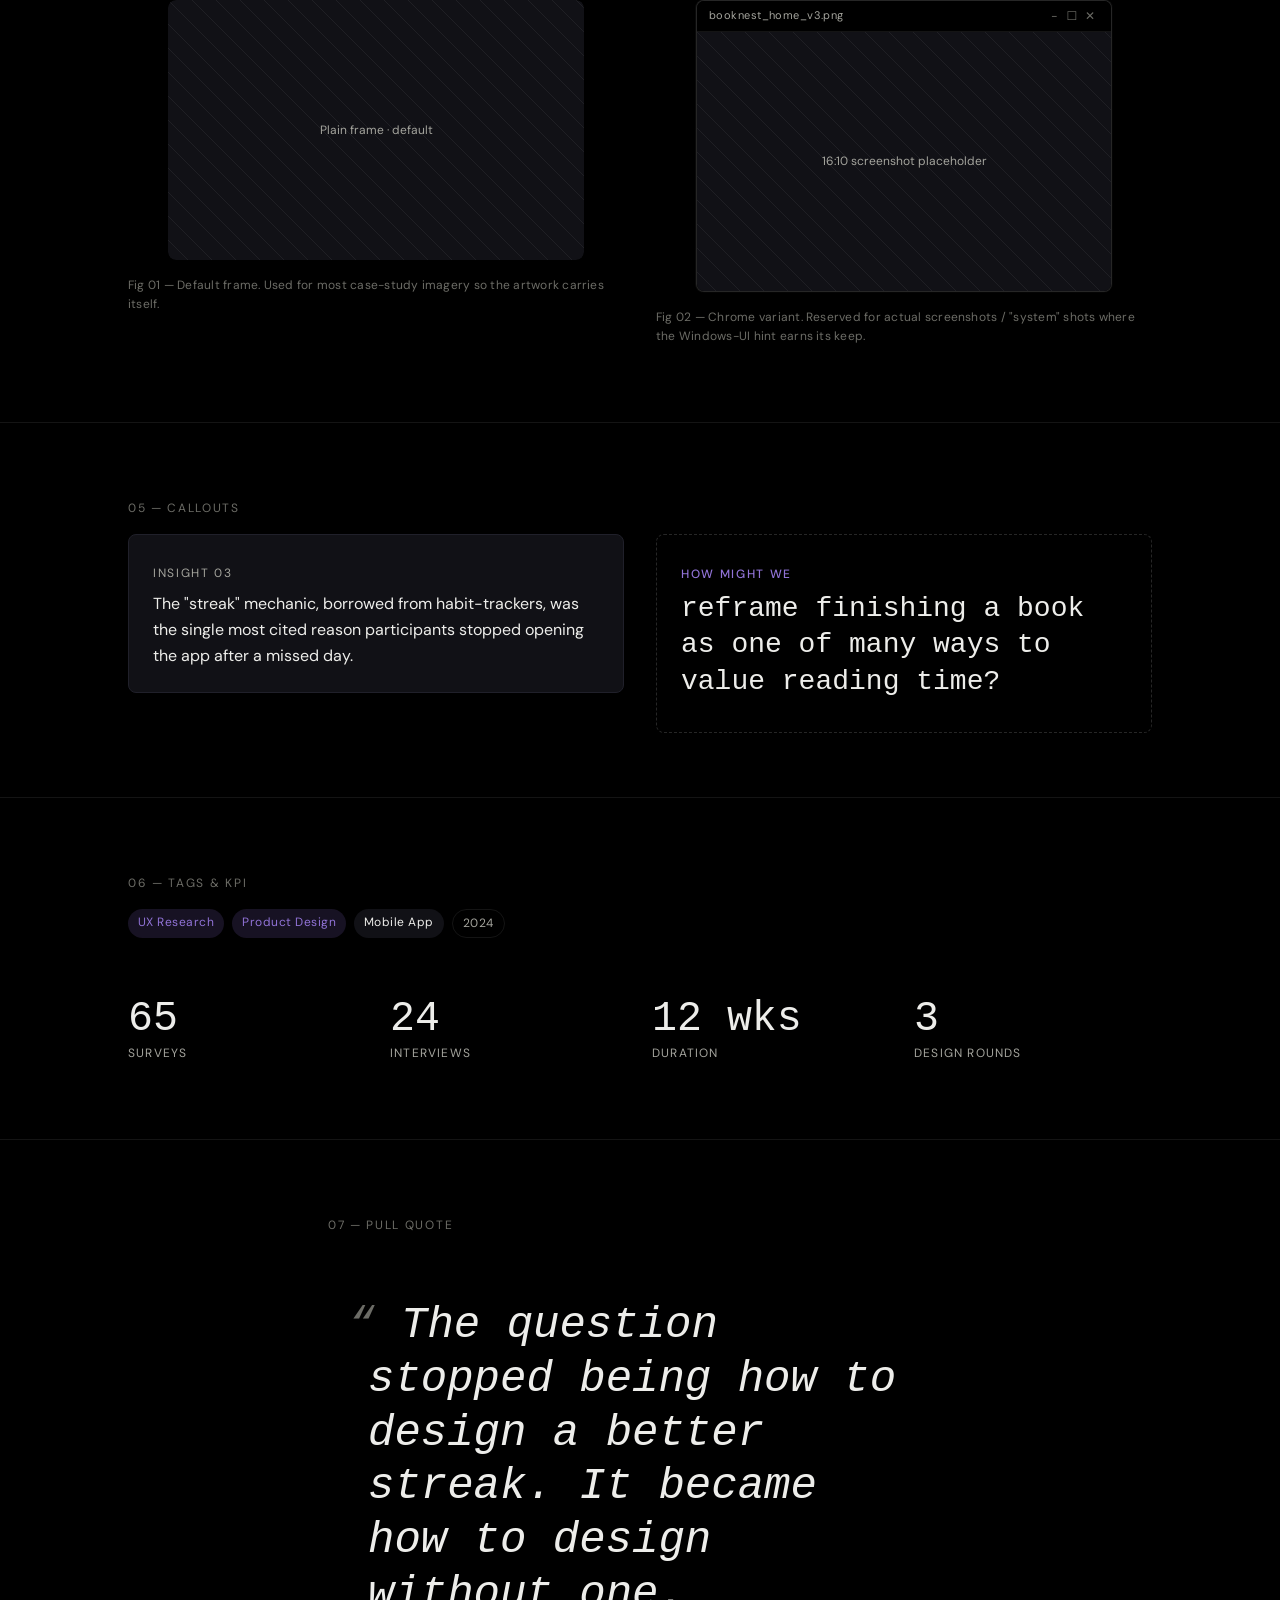
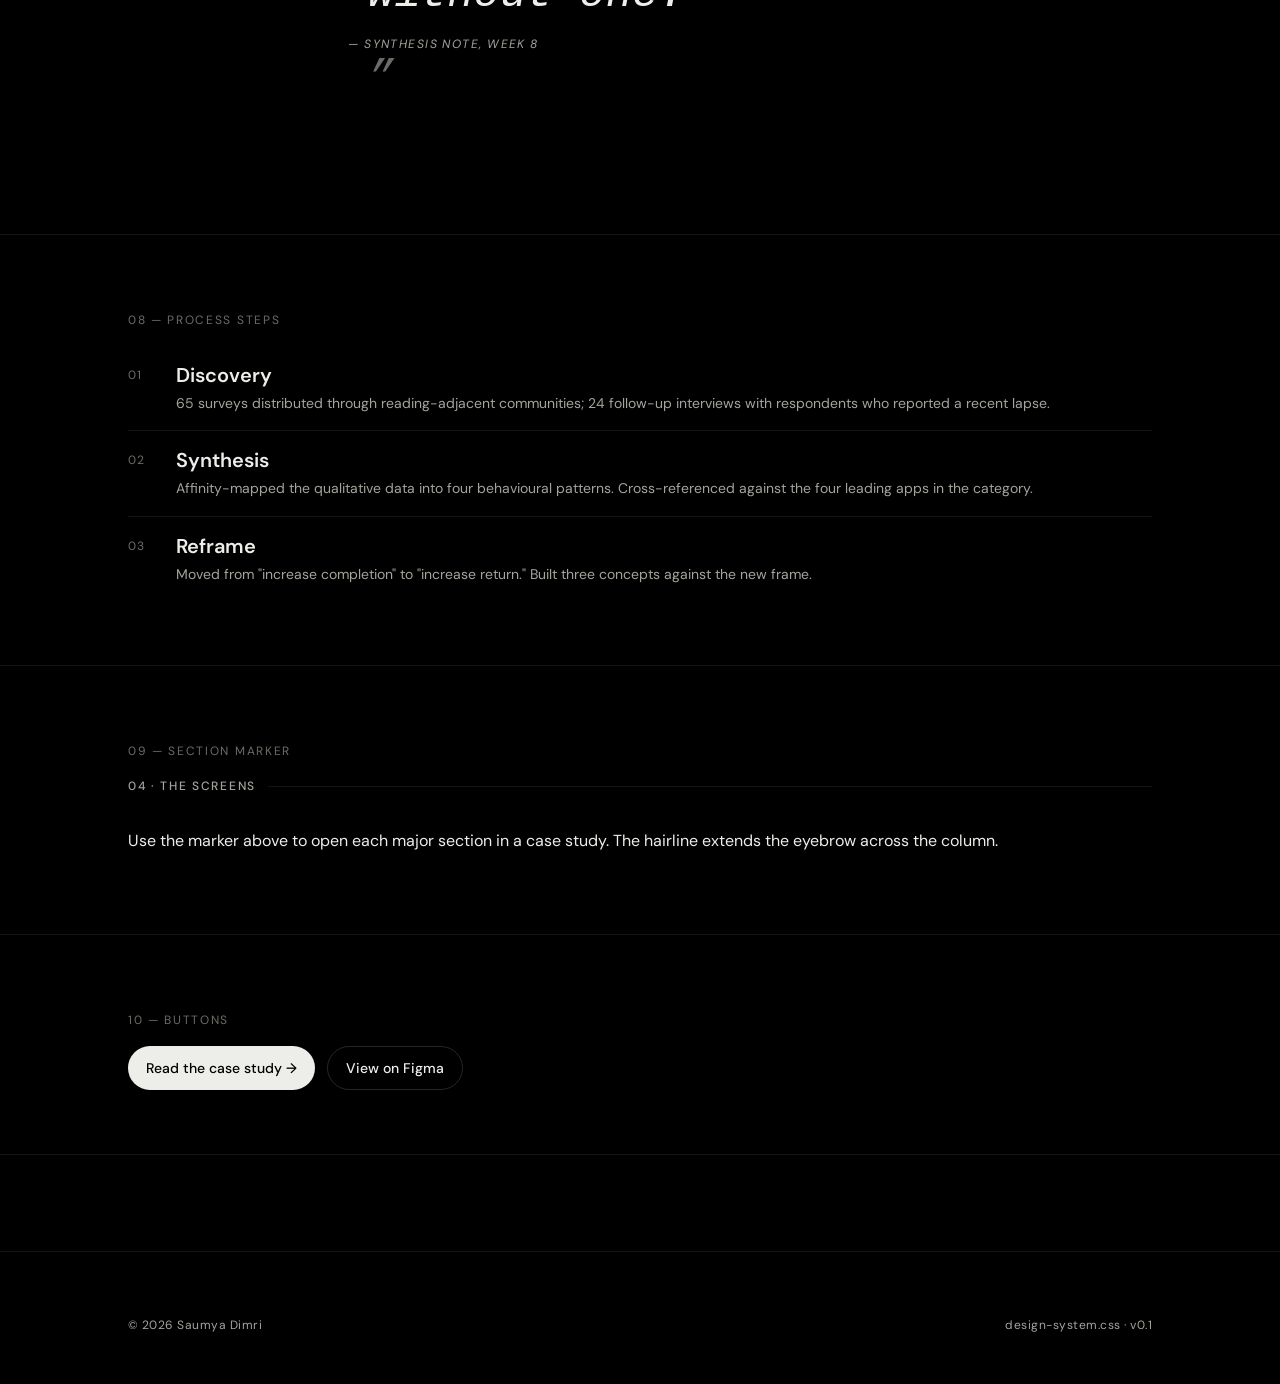
<file: styleguide.html>
<!DOCTYPE html>
<html lang="en">
<head>
  <meta charset="UTF-8" />
  <meta name="viewport" content="width=device-width, initial-scale=1.0" />
  <title>Design System — Saumya</title>
  <link rel="preconnect" href="https://fonts.googleapis.com">
  <link rel="preconnect" href="https://fonts.gstatic.com" crossorigin>
  <link href="https://fonts.googleapis.com/css2?family=DM+Sans:opsz,wght@9..40,400;9..40,500;9..40,600;9..40,700&family=Noto+Serif+Lao:wght@300;400;500;600;700&family=JetBrains+Mono:wght@400;500&display=swap" rel="stylesheet">
  <link rel="stylesheet" href="design-system.css">
  <style>
    .sg-section { padding-block: var(--sp-16); border-bottom: 1px solid var(--rule); }
    .sg-section:last-child { border-bottom: 0; }
    .sg-label {
      font-family: var(--font-mono);
      font-size: var(--fs-meta);
      letter-spacing: 0.14em;
      text-transform: uppercase;
      color: var(--ink-faint);
      margin-bottom: var(--sp-4);
    }
    .swatches { display: grid; grid-template-columns: repeat(auto-fit, minmax(140px, 1fr)); gap: var(--sp-4); }
    .sw {
      border: 1px solid var(--rule);
      border-radius: var(--r-3);
      overflow: hidden;
      background: var(--paper-2);
    }
    .sw .chip { height: 88px; border-bottom: 1px solid var(--rule); }
    .sw .info { padding: var(--sp-3); font-family: var(--font-mono); font-size: var(--fs-meta); }
    .sw .info .name { color: var(--ink); display: block; }
    .sw .info .hex { color: var(--ink-faint); }
    .sw .info .hex-light { display: none; }
    [data-theme="light"] .sw .info .hex-dark { display: none; }
    [data-theme="light"] .sw .info .hex-light { display: inline; }

    .type-sample { padding: var(--sp-6) 0; border-bottom: 1px dashed var(--rule); }
    .type-sample:last-child { border-bottom: 0; }
    .type-sample .lbl { font-family: var(--font-mono); font-size: var(--fs-meta); color: var(--ink-faint); margin-bottom: var(--sp-2); letter-spacing: 0.1em; text-transform: uppercase; }

    .demo-grid { display: grid; gap: var(--sp-6); }
    .placeholder {
      aspect-ratio: 16 / 10;
      background:
        linear-gradient(45deg, transparent 49%, rgba(255,255,255,0.06) 49%, rgba(255,255,255,0.06) 51%, transparent 51%) 0 0 / 24px 24px,
        var(--sage);
      display: flex; align-items: center; justify-content: center;
      font-family: var(--font-mono); font-size: var(--fs-meta); color: var(--ink-soft);
    }
  </style>
</head>
<body>

<header class="titlebar">
  <div class="titlebar-inner">
    <a class="tb-title" href="index.html">
      <span class="dot"></span>
      <span>saumya</span>
      <span class="sep">—</span>
      <span>portfolio</span>
    </a>
    <nav class="tb-menu">
      <a href="#" class="is-active">Work</a>
      <a href="#">Play</a>
      <a href="#">About</a>
      <a href="#">Contact</a>
    </nav>
    <button class="tb-theme" id="themeToggle" aria-label="Toggle light / dark">
      <span class="glyph icon-moon">☾</span>
      <span class="glyph icon-sun">☀</span>
    </button>
    <div class="tb-controls" aria-hidden="true">
      <button title="Minimize"><span class="glyph">−</span></button>
      <button title="Maximize"><span class="glyph">☐</span></button>
      <button class="tb-close" title="Close"><span class="glyph">✕</span></button>
    </div>
  </div>
</header>

<header class="container" style="padding-block: var(--sp-16) var(--sp-8);">
  <span class="eyebrow">Design System · v0.1</span>
  <h1 class="display" style="margin-top: var(--sp-4);">Foundations for the<br>portfolio rebuild.</h1>
  <p class="lead" style="margin-top: var(--sp-6);">A shared vocabulary for case studies and the homepage. Editorial whitespace, dense process callouts, and a few quiet nods to the retro Windows skin that started all this.</p>
</header>

<!-- COLOR -->
<section class="sg-section">
  <div class="container">
    <p class="sg-label">01 — Color</p>
    <div class="swatches">
      <div class="sw"><div class="chip" style="background: var(--paper);"></div>     <div class="info"><span class="name">paper</span>     <span class="hex hex-dark">#14141a</span><span class="hex hex-light">#f4f3ee</span></div></div>
      <div class="sw"><div class="chip" style="background: var(--paper-2);"></div>   <div class="info"><span class="name">paper-2</span>   <span class="hex hex-dark">#1d1d25</span><span class="hex hex-light">#e8e6df</span></div></div>
      <div class="sw"><div class="chip" style="background: var(--sage);"></div>      <div class="info"><span class="name">surface</span>   <span class="hex hex-dark">#28282f</span><span class="hex hex-light">#ddd9cf</span></div></div>
      <div class="sw"><div class="chip" style="background: var(--sage-2);"></div>    <div class="info"><span class="name">surface-2</span> <span class="hex hex-dark">#3a3a44</span><span class="hex hex-light">#c8c4b8</span></div></div>
      <div class="sw"><div class="chip" style="background: var(--accent);"></div>    <div class="info"><span class="name">accent</span>    <span class="hex">#f5c64a</span></div></div>
      <div class="sw"><div class="chip" style="background: var(--accent-soft); border: 1px solid var(--rule);"></div><div class="info"><span class="name">accent-soft</span><span class="hex hex-dark">rgba amber .14</span><span class="hex hex-light">rgba amber .28</span></div></div>
      <div class="sw"><div class="chip" style="background: var(--ink);"></div>       <div class="info"><span class="name">ink</span>       <span class="hex hex-dark">#ededea</span><span class="hex hex-light">#16161a</span></div></div>
      <div class="sw"><div class="chip" style="background: var(--ink-soft);"></div>  <div class="info"><span class="name">ink-soft</span>  <span class="hex hex-dark">#a4a49d</span><span class="hex hex-light">#5c5c54</span></div></div>
    </div>
  </div>
</section>

<!-- TYPE -->
<section class="sg-section">
  <div class="container">
    <p class="sg-label">02 — Typography</p>
    <div class="type-sample">
      <p class="lbl">Display · Noto Serif Lao</p>
      <p class="display">The form became the question.</p>
    </div>
    <div class="type-sample">
      <p class="lbl">H1 · Noto Serif Lao</p>
      <h1>A behavioural look at how we read on screens.</h1>
    </div>
    <div class="type-sample">
      <p class="lbl">H2 · Noto Serif Lao</p>
      <h2>Insights from 65 surveys and 24 interviews.</h2>
    </div>
    <div class="type-sample">
      <p class="lbl">H3 · DM Sans 600</p>
      <h3>Designing for partial attention</h3>
    </div>
    <div class="type-sample">
      <p class="lbl">Lead · DM Sans</p>
      <p class="lead">Most digital reading apps are built around a goal-completion model — finish the book, hit your streak. Our research suggests the opposite framing.</p>
    </div>
    <div class="type-sample">
      <p class="lbl">Body · DM Sans</p>
      <div class="prose">
        <p>Across twelve weeks of research we kept hearing the same thing in different words. People wanted to read more but felt guilty when they didn't. The apps designed to help them felt like another inbox.</p>
        <p>The hypothesis we ended up testing was simple: <strong>what if the app rewarded returning, not finishing?</strong></p>
      </div>
    </div>
    <div class="type-sample">
      <p class="lbl">Eyebrow / Meta · JetBrains Mono</p>
      <span class="eyebrow">CASE STUDY · 12 WEEKS · UX RESEARCH</span>
    </div>
  </div>
</section>

<!-- CASE HERO + META -->
<section class="sg-section">
  <div class="container">
    <p class="sg-label">03 — Case study hero</p>
    <div class="case-hero" style="padding-block: 0;">
      <span class="eyebrow">Case Study · 2024</span>
      <h1 class="title display" style="margin-top: var(--sp-4);">BookNest</h1>
      <p class="lead">A behavioural UX approach to digital reading engagement, built around the question of why readers stop returning.</p>
      <div class="meta-row">
        <div class="meta-item"><span class="label">Role</span><span class="value">UX Research · Product Design</span></div>
        <div class="meta-item"><span class="label">Duration</span><span class="value">12 weeks</span></div>
        <div class="meta-item"><span class="label">Team</span><span class="value">Solo project</span></div>
        <div class="meta-item"><span class="label">Tools</span><span class="value">Figma · Notion · Dovetail</span></div>
      </div>
    </div>
  </div>
</section>

<!-- IMAGE FRAMES -->
<section class="sg-section">
  <div class="container">
    <p class="sg-label">04 — Image frames (plain default · chrome as accent)</p>
    <div class="grid-2">
      <div>
        <figure class="image-frame">
          <div class="placeholder" style="border-radius: var(--r-3);">Plain frame · default</div>
        </figure>
        <p class="figure-caption">Fig 01 — Default frame. Used for most case-study imagery so the artwork carries itself.</p>
      </div>
      <div>
        <figure class="image-frame image-frame--chrome">
          <div class="frame-bar">
            <span class="filename">booknest_home_v3.png</span>
            <span class="mini-controls" aria-hidden="true">
              <span>−</span><span>☐</span><span>✕</span>
            </span>
          </div>
          <div class="frame-body">
            <div class="placeholder">16:10 screenshot placeholder</div>
          </div>
        </figure>
        <p class="figure-caption">Fig 02 — Chrome variant. Reserved for actual screenshots / "system" shots where the Windows-UI hint earns its keep.</p>
      </div>
    </div>
  </div>
</section>

<!-- CALLOUTS -->
<section class="sg-section">
  <div class="container">
    <p class="sg-label">05 — Callouts</p>
    <div class="grid-2" style="align-items: start;">
      <div class="callout">
        <span class="callout-label">Insight 03</span>
        <p>The "streak" mechanic, borrowed from habit-trackers, was the single most cited reason participants stopped opening the app after a missed day.</p>
      </div>
      <div class="hmw">
        reframe finishing a book as one of many ways to value reading time?
      </div>
    </div>
  </div>
</section>

<!-- TAGS + KPI -->
<section class="sg-section">
  <div class="container">
    <p class="sg-label">06 — Tags & KPI</p>
    <div class="tag-row" style="margin-bottom: var(--sp-12);">
      <span class="tag">UX Research</span>
      <span class="tag">Product Design</span>
      <span class="tag tag--neutral">Mobile App</span>
      <span class="tag tag--ghost">2024</span>
    </div>
    <div class="kpi-row">
      <div class="kpi"><span class="value">65</span><span class="label">Surveys</span></div>
      <div class="kpi"><span class="value">24</span><span class="label">Interviews</span></div>
      <div class="kpi"><span class="value">12 wks</span><span class="label">Duration</span></div>
      <div class="kpi"><span class="value">3</span><span class="label">Design rounds</span></div>
    </div>
  </div>
</section>

<!-- PULL QUOTE -->
<section class="sg-section">
  <div class="container container-narrow">
    <p class="sg-label">07 — Pull quote</p>
    <blockquote class="pull-quote">
      The question stopped being how to design a better streak. It became how to design without one.
      <span class="attribution">— Synthesis note, week 8</span>
    </blockquote>
  </div>
</section>

<!-- PROCESS STEPS -->
<section class="sg-section">
  <div class="container">
    <p class="sg-label">08 — Process steps</p>
    <div class="process-step">
      <span class="num">01</span>
      <div class="body">
        <h3>Discovery</h3>
        <p>65 surveys distributed through reading-adjacent communities; 24 follow-up interviews with respondents who reported a recent lapse.</p>
      </div>
    </div>
    <div class="process-step">
      <span class="num">02</span>
      <div class="body">
        <h3>Synthesis</h3>
        <p>Affinity-mapped the qualitative data into four behavioural patterns. Cross-referenced against the four leading apps in the category.</p>
      </div>
    </div>
    <div class="process-step">
      <span class="num">03</span>
      <div class="body">
        <h3>Reframe</h3>
        <p>Moved from "increase completion" to "increase return." Built three concepts against the new frame.</p>
      </div>
    </div>
  </div>
</section>

<!-- SECTION MARKER -->
<section class="sg-section">
  <div class="container">
    <p class="sg-label">09 — Section marker</p>
    <div class="section-marker">
      <span class="eyebrow">04 · The Screens</span>
    </div>
    <p>Use the marker above to open each major section in a case study. The hairline extends the eyebrow across the column.</p>
  </div>
</section>

<!-- BUTTONS -->
<section class="sg-section">
  <div class="container">
    <p class="sg-label">10 — Buttons</p>
    <div style="display: flex; gap: var(--sp-3); flex-wrap: wrap;">
      <a class="btn" href="#">Read the case study →</a>
      <a class="btn btn--ghost" href="#">View on Figma</a>
    </div>
  </div>
</section>

<footer class="footer">
  <div class="footer-inner">
    <span>© 2026 Saumya Dimri</span>
    <span>design-system.css · v0.1</span>
  </div>
</footer>

<script>
  (function () {
    const root = document.documentElement;
    const KEY = 'theme';
    const saved = localStorage.getItem(KEY) || 'dark';
    root.dataset.theme = saved;
    const btn = document.getElementById('themeToggle');
    if (btn) btn.addEventListener('click', () => {
      const next = root.dataset.theme === 'light' ? 'dark' : 'light';
      root.dataset.theme = next;
      localStorage.setItem(KEY, next);
    });
  })();
</script>

</body>
</html>
</file>
<file: design-system.css>
/* ============================================================
   Saumya — Portfolio Design System
   Shared tokens + components for case studies and homepage.
   Editorial whitespace + dense process callouts.
   Subtle Windows UI hints retained via mono meta + window-chrome image frames.
   ============================================================ */

/* ---- TOKENS ---- */
:root {
  /* Palette — dark editorial. Pure black background with #9173D7 accent. */
  --paper:        #000000;   /* pure black background */
  --paper-2:      #000000;   /* lifted surface / titlebar */
  --sage:         #111116;   /* callout / contrast surface */
  --sage-2:       #20202a;   /* border on lifted surfaces */
  --ink:          #ededea;   /* primary text */
  --ink-soft:     #a4a49d;   /* secondary text */
  --ink-faint:    #6c6c66;   /* tertiary text, captions */
  --accent:       #9173D7;   /* custom lilac purple */
  --accent-soft:  rgba(145, 115, 215, 0.16);  /* accent surface — tag bg */
  --accent-ink:   #9173D7;   /* accent text */
  --rule:         rgba(255, 255, 255, 0.08);
  --rule-strong:  rgba(255, 255, 255, 0.15);
  --selection:    #9173D7;

  /* Typography */
  --font-display: 'Doto', monospace;
  --font-body:    'DM Sans', system-ui, -apple-system, sans-serif;
  --font-mono:    'DM Sans', system-ui, -apple-system, sans-serif;

  /* Fluid type scale (clamp: min, preferred, max) */
  --fs-hero:  clamp(2.75rem, 4.5vw + 1rem, 5.25rem);
  --fs-h1:    clamp(2rem, 2.5vw + 1rem, 3.25rem);
  --fs-h2:    clamp(1.5rem, 1.2vw + 1rem, 2rem);
  --fs-h3:    1.25rem;
  --fs-lead:  clamp(1.125rem, 0.4vw + 1rem, 1.3125rem);
  --fs-body:  1rem;             /* 16px */
  --fs-small: 0.875rem;         /* 14px */
  --fs-meta:  0.75rem;          /* 12px — mono */

  /* Spacing scale (4px base) */
  --sp-1:  4px;
  --sp-2:  8px;
  --sp-3:  12px;
  --sp-4:  16px;
  --sp-5:  20px;
  --sp-6:  24px;
  --sp-8:  32px;
  --sp-10: 40px;
  --sp-12: 48px;
  --sp-16: 64px;
  --sp-20: 80px;
  --sp-24: 96px;
  --sp-32: 128px;

  /* Layout */
  --container:        1120px;
  --container-narrow: 720px;
  --gutter:           clamp(20px, 4vw, 48px);

  /* Radius + borders */
  --r-1: 2px;
  --r-2: 4px;
  --r-3: 8px;
  --r-4: 12px;

  /* Shadows — used sparingly */
  --shadow-soft:  0 1px 0 rgba(255,255,255,0.04), 0 12px 32px -10px rgba(0,0,0,0.7);
  --shadow-frame: 2px 2px 0 rgba(0,0,0,0.6), 0 0 0 1px rgba(255,255,255,0.04);
}

/* ---- RESET ---- */
*, *::before, *::after { box-sizing: border-box; }
html { -webkit-text-size-adjust: 100%; }
body {
  margin: 0;
  font-family: var(--font-body);
  font-size: var(--fs-body);
  line-height: 1.6;
  color: var(--ink);
  background: var(--paper);
  -webkit-font-smoothing: antialiased;
  text-rendering: optimizeLegibility;
}
img, svg, video { max-width: 100%; display: block; }
button { font: inherit; color: inherit; background: none; border: 0; padding: 0; cursor: pointer; }
::selection { background: #9173D7 !important; color: #ffffff !important; }
::-moz-selection { background: #9173D7 !important; color: #ffffff !important; }

/* ---- LINKS ---- */
a {
  color: var(--ink);
  text-decoration: underline;
  text-decoration-color: var(--rule-strong);
  text-underline-offset: 3px;
  text-decoration-thickness: 1px;
  transition: color 0.15s ease, text-decoration-color 0.15s ease;
}
a:hover {
  color: var(--accent-ink);
  text-decoration-color: var(--accent);
}

/* ---- LAYOUT PRIMITIVES ---- */
.container         { width: 100%; max-width: var(--container); margin-inline: auto; padding-inline: var(--gutter); }
.container-narrow  { width: 100%; max-width: var(--container-narrow); margin-inline: auto; padding-inline: var(--gutter); }

.stack > * + *     { margin-top: var(--sp-6); }
.stack-sm > * + *  { margin-top: var(--sp-3); }
.stack-lg > * + *  { margin-top: var(--sp-12); }

.grid-2 { display: grid; grid-template-columns: 1fr 1fr; gap: var(--sp-8); }
.grid-3 { display: grid; grid-template-columns: repeat(3, 1fr); gap: var(--sp-6); }
@media (max-width: 720px) {
  .grid-2, .grid-3 { grid-template-columns: 1fr; }
}

/* ---- TYPOGRAPHY ---- */
.display {
  font-family: var(--font-display);
  font-weight: 900;
  font-size: var(--fs-hero);
  line-height: 1.05;
  letter-spacing: -0.015em;
  color: var(--ink);
}
h1, .h1 {
  font-family: var(--font-display);
  font-weight: 900;
  font-size: var(--fs-h1);
  line-height: 1.1;
  letter-spacing: -0.01em;
  margin: 0;
}
h2, .h2 {
  font-family: var(--font-display);
  font-weight: 900;
  font-size: var(--fs-h2);
  line-height: 1.18;
  letter-spacing: -0.005em;
  margin: 0;
}
h3, .h3 {
  font-family: var(--font-body);
  font-weight: 600;
  font-size: var(--fs-h3);
  line-height: 1.3;
  margin: 0;
}

.eyebrow {
  font-family: var(--font-mono);
  font-size: var(--fs-meta);
  font-weight: 500;
  letter-spacing: 0.14em;
  text-transform: uppercase;
  color: var(--ink-soft);
}
.meta {
  font-family: var(--font-mono);
  font-size: var(--fs-meta);
  color: var(--ink-soft);
  letter-spacing: 0.02em;
}
.lead {
  font-size: var(--fs-lead);
  line-height: 1.5;
  color: var(--ink);
  max-width: 60ch;
}

/* Prose — long-form reading style for case study body copy */
.prose { max-width: 65ch; }
.prose p { margin: 0 0 var(--sp-4); line-height: 1.7; color: var(--ink); }
.prose p + p { margin-top: var(--sp-4); }
.prose h2 { margin-top: var(--sp-12); margin-bottom: var(--sp-3); }
.prose h3 { margin-top: var(--sp-8); margin-bottom: var(--sp-2); }
.prose ul, .prose ol { margin: 0 0 var(--sp-4) var(--sp-5); padding: 0; }
.prose li { margin-bottom: var(--sp-2); line-height: 1.65; }
.prose em { font-style: italic; }
.prose strong { font-weight: 600; }

/* ---- SECTIONS ---- */
.section { padding-block: var(--sp-20); }
.section-sm { padding-block: var(--sp-12); }
.section-lg { padding-block: var(--sp-32); }

.section-marker {
  display: flex; align-items: center; gap: var(--sp-3);
  margin-bottom: var(--sp-8);
}
.section-marker::after {
  content: '';
  flex: 1;
  height: 1px;
  background: var(--rule);
}

hr.rule {
  border: 0;
  height: 1px;
  background: var(--rule);
  margin-block: var(--sp-12);
}

/* ---- CASE HERO ---- */
.case-hero { padding-block: var(--sp-20) var(--sp-12); }
.case-hero .eyebrow { margin-bottom: var(--sp-6); display: inline-block; }
.case-hero .title { margin-bottom: var(--sp-6); }
.case-hero .lead { margin-bottom: var(--sp-12); }

.meta-row {
  display: grid;
  grid-template-columns: repeat(auto-fit, minmax(140px, 1fr));
  gap: var(--sp-6);
  padding-block: var(--sp-6);
  border-block: 1px solid var(--rule);
}
.meta-row .meta-item { display: flex; flex-direction: column; gap: var(--sp-1); }
.meta-row .meta-item .label {
  font-family: var(--font-mono);
  font-size: 0.6875rem;
  letter-spacing: 0.14em;
  text-transform: uppercase;
  color: var(--ink-faint);
}
.meta-row .meta-item .value {
  font-size: var(--fs-small);
  color: var(--ink);
}

/* ---- IMAGE FRAME ----
   Default is plain — no chrome, just the image. Use .image-frame--chrome
   to add a subtle Windows-flavored titlebar with dots + filename caption,
   reserved as an accent (e.g. actual screenshots, "system" shots).      */
.image-frame {
  background: transparent;
  border: 0;
  border-radius: var(--r-3);
  overflow: hidden;
}
.image-frame .frame-bar { display: none; }
.image-frame .frame-body { padding: 0; }
.image-frame .frame-body img { width: 100%; height: auto; display: block; }

.image-frame--chrome {
  background: var(--paper-2);
  border: 1px solid var(--rule-strong);
  box-shadow: var(--shadow-frame);
}
.image-frame--chrome .frame-bar {
  display: flex; align-items: center; gap: var(--sp-2);
  padding: 6px var(--sp-3);
  background: var(--paper);
  border-bottom: 1px solid var(--rule);
  font-family: var(--font-mono);
  font-size: 0.6875rem;
  color: var(--ink-soft);
  letter-spacing: 0.04em;
}
.image-frame--chrome .frame-bar .filename {
  flex: 1;
  white-space: nowrap;
  overflow: hidden;
  text-overflow: ellipsis;
}
.image-frame--chrome .frame-bar .mini-controls {
  display: inline-flex; gap: 0;
  font-family: var(--font-mono);
  font-size: 0.75rem;
  color: var(--ink-faint);
  letter-spacing: 0;
  user-select: none;
}
.image-frame--chrome .frame-bar .mini-controls span {
  display: inline-flex; align-items: center; justify-content: center;
  width: 18px; height: 14px;
  line-height: 1;
}
.image-frame--chrome .frame-body { background: var(--paper-2); }

.figure-caption {
  margin-top: var(--sp-3);
  font-family: var(--font-mono);
  font-size: var(--fs-meta);
  color: var(--ink-faint);
  letter-spacing: 0.02em;
}

/* ---- PULL QUOTE ---- */
.pull-quote {
  font-family: var(--font-display);
  font-weight: 400;
  font-style: italic;
  font-size: clamp(1.75rem, 2.4vw + 1rem, 2.75rem);
  line-height: 1.22;
  color: var(--ink);
  margin-block: var(--sp-16);
  max-width: 28ch;
  text-indent: -0.45em;
}
.pull-quote::before { content: '“'; color: var(--ink-faint); }
.pull-quote::after  { content: '”'; color: var(--ink-faint); }
.pull-quote .attribution {
  display: block;
  margin-top: var(--sp-4);
  font-family: var(--font-mono);
  font-size: var(--fs-meta);
  text-transform: uppercase;
  letter-spacing: 0.12em;
  color: var(--ink-soft);
}

/* ---- CALLOUT ---- */
.callout {
  background: var(--sage);
  border: 1px solid var(--sage-2);
  border-radius: var(--r-3);
  padding: var(--sp-6);
}
.callout .callout-label {
  display: inline-block;
  font-family: var(--font-mono);
  font-size: var(--fs-meta);
  letter-spacing: 0.14em;
  text-transform: uppercase;
  color: var(--ink-soft);
  margin-bottom: var(--sp-2);
}
.callout p { margin: 0; line-height: 1.6; }

/* "How might we" — booknest carryover, now systematized */
.hmw {
  background: var(--paper-2);
  border: 1px dashed var(--rule-strong);
  border-radius: var(--r-3);
  padding: var(--sp-8) var(--sp-6);
  font-family: var(--font-display);
  font-weight: 500;
  font-size: clamp(1.25rem, 1vw + 1rem, 1.75rem);
  line-height: 1.3;
  color: var(--ink);
}
.hmw::before {
  content: 'How might we';
  display: block;
  font-family: var(--font-mono);
  font-size: var(--fs-meta);
  letter-spacing: 0.14em;
  text-transform: uppercase;
  color: var(--accent-ink);
  margin-bottom: var(--sp-2);
}

/* ---- TAGS ---- */
.tag {
  display: inline-block;
  font-family: var(--font-mono);
  font-size: var(--fs-meta);
  letter-spacing: 0.04em;
  padding: 4px 10px;
  background: var(--accent-soft);
  color: var(--accent-ink);
  border-radius: 999px;
  white-space: nowrap;
}
.tag--neutral { background: var(--sage); color: var(--ink); }
.tag--ghost   { background: transparent; color: var(--ink-soft); border: 1px solid var(--rule); }

.tag-row { display: flex; flex-wrap: wrap; gap: var(--sp-2); }

/* ---- KPI ---- */
.kpi-row {
  display: grid;
  grid-template-columns: repeat(auto-fit, minmax(140px, 1fr));
  gap: var(--sp-6);
}
.kpi {
  display: flex; flex-direction: column; gap: var(--sp-1);
  padding-block: var(--sp-3);
}
.kpi .value {
  font-family: var(--font-display);
  font-weight: 500;
  font-size: clamp(2rem, 2vw + 1rem, 2.75rem);
  line-height: 1;
  color: var(--ink);
}
.kpi .label {
  font-family: var(--font-mono);
  font-size: var(--fs-meta);
  letter-spacing: 0.1em;
  text-transform: uppercase;
  color: var(--ink-soft);
}

/* ---- PROCESS STEP ---- */
.process-step {
  display: grid;
  grid-template-columns: auto 1fr;
  gap: var(--sp-4);
  padding: var(--sp-4) 0;
  border-bottom: 1px solid var(--rule);
}
.process-step:last-child { border-bottom: 0; }
.process-step .num {
  font-family: var(--font-mono);
  font-size: var(--fs-meta);
  letter-spacing: 0.12em;
  color: var(--ink-faint);
  padding-top: 4px;
  min-width: 32px;
}
.process-step .body h3 { margin-bottom: var(--sp-1); }
.process-step .body p { margin: 0; color: var(--ink-soft); font-size: var(--fs-small); }

/* ---- SIDE-BY-SIDE TEXT + IMAGE ---- */
.two-col {
  display: grid;
  grid-template-columns: 1fr 1.2fr;
  gap: var(--sp-12);
  align-items: start;
}
.two-col--flip { grid-template-columns: 1.2fr 1fr; }
@media (max-width: 860px) {
  .two-col, .two-col--flip { grid-template-columns: 1fr; gap: var(--sp-6); }
}

/* ---- BUTTONS / CTAs ---- */
.btn {
  display: inline-flex; align-items: center; gap: var(--sp-2);
  padding: 10px 18px;
  font-family: var(--font-body);
  font-size: var(--fs-small);
  font-weight: 500;
  background: var(--ink);
  color: var(--paper);
  border-radius: 999px;
  text-decoration: none;
  transition: transform 0.15s ease, background 0.15s ease;
}
.btn:hover { background: var(--accent-ink); color: var(--paper); transform: translateY(-1px); }
.btn--ghost { background: transparent; color: var(--ink); border: 1px solid var(--rule-strong); }
.btn--ghost:hover { background: var(--ink); color: var(--paper); }

/* ---- TITLE BAR ----
   Modern, sleek spacious header with cursive brand logo on the left,
   expanded menu items, and larger icons. Reads seamlessly on pure black. */
.titlebar {
  position: sticky; top: 0; z-index: 100;
  background: #000000 !important;
  background-color: #000000 !important;
  border: none !important;
  border-bottom: none !important;
  box-shadow: none !important;
  padding-top: 14px;
  padding-bottom: 10px;
}
.titlebar-inner {
  display: flex; align-items: center; justify-content: space-between;
  height: auto;
  min-height: 60px;
  max-width: var(--container);
  margin-inline: auto;
  padding-inline: var(--gutter);
  gap: var(--sp-6);
  background: transparent !important;
  border: none !important;
  box-shadow: none !important;
}
.titlebar .tb-title {
  display: inline-flex; align-items: center; gap: var(--sp-2);
  text-decoration: none;
}
.titlebar .tb-brand-img {
  height: 58px;
  max-height: 58px;
  width: auto;
  display: block;
  object-fit: contain;
  transition: transform 0.2s ease;
}
.titlebar .tb-title:hover .tb-brand-img {
  transform: scale(1.04);
}
.titlebar .tb-title .dot {
  display: none;
}
.titlebar .tb-menu {
  display: flex;
  align-items: center;
  gap: 6px;
  font-family: var(--font-body);
  font-size: 1.05rem;
  letter-spacing: 0.01em;
  margin-left: auto;
  margin-right: var(--sp-4);
}
.titlebar .tb-menu a {
  padding: 8px 16px;
  color: var(--ink);
  text-decoration: none;
  border-radius: var(--r-2);
  font-size: 1rem;
  font-weight: 500;
  display: inline-flex;
  align-items: center;
  gap: 6px;
  transition: color 0.15s ease, background 0.15s ease;
}
.titlebar .tb-menu a:hover {
  color: var(--accent);
  background: rgba(145, 115, 215, 0.08);
}
.titlebar .tb-menu a.is-active {
  color: var(--accent);
  font-weight: 600;
}
.titlebar .tb-menu a.tb-icon-only {
  padding: 8px 10px;
  display: inline-flex;
  align-items: center;
  justify-content: center;
}
.titlebar .tb-menu a.tb-icon-only svg {
  width: 20px;
  height: 20px;
  transition: transform 0.2s ease, color 0.15s ease;
}
.titlebar .tb-menu a.tb-icon-only:hover svg {
  transform: scale(1.15);
  color: var(--accent);
}
.titlebar .tb-controls {
  display: inline-flex; gap: 8px;
  align-self: center;
}
.titlebar .tb-theme {
  width: 36px; height: 36px;
  border: 1px solid var(--rule-strong);
  background: var(--sage);
  border-radius: 8px;
  font-family: var(--font-mono);
  font-size: 15px;
  line-height: 1;
  color: var(--ink-soft);
  display: inline-flex; align-items: center; justify-content: center;
  cursor: pointer;
  margin-right: 6px;
  transition: all 0.15s ease;
}
.titlebar .tb-theme:hover {
  background: rgba(145, 115, 215, 0.15);
  border-color: var(--accent);
  color: var(--accent);
}
.titlebar .tb-theme .icon-sun { display: none; }
.titlebar .tb-theme .icon-moon { display: inline; }
[data-theme="light"] .titlebar .tb-theme .icon-moon { display: none; }
[data-theme="light"] .titlebar .tb-theme .icon-sun { display: inline; }

@media (max-width: 600px) {
  .titlebar .tb-menu { display: none; }
}

/* ---- FOOTER ---- */
.footer {
  padding-block: var(--sp-16) var(--sp-12);
  border-top: 1px solid var(--rule);
  margin-top: var(--sp-24);
  font-family: var(--font-mono);
  font-size: var(--fs-meta);
  color: var(--ink-soft);
  letter-spacing: 0.04em;
}
.footer-inner {
  max-width: var(--container);
  margin-inline: auto;
  padding-inline: var(--gutter);
  display: flex; justify-content: space-between; align-items: center; flex-wrap: wrap; gap: var(--sp-4);
}

/* ============================================================
   LIGHT THEME FALLBACK — normalized to pure black and lilac accent.
   ============================================================ */
[data-theme="light"] {
  --paper:        #000000;
  --paper-2:      #000000;
  --sage:         #111116;
  --sage-2:       #20202a;
  --ink:          #ededea;
  --ink-soft:     #a4a49d;
  --ink-faint:    #6c6c66;
  --accent:       #9173D7;
  --accent-soft:  rgba(145, 115, 215, 0.16);
  --accent-ink:   #9173D7;
  --rule:         rgba(255, 255, 255, 0.08);
  --rule-strong:  rgba(255, 255, 255, 0.15);
  --selection:    #9173D7;

  --shadow-soft:  0 1px 0 rgba(255,255,255,0.04), 0 12px 32px -10px rgba(0,0,0,0.7);
  --shadow-frame: 2px 2px 0 rgba(0,0,0,0.6), 0 0 0 1px rgba(255,255,255,0.04);
}

[data-theme="light"] .titlebar {
  background: #000000 !important;
  border: none !important;
  border-bottom: none !important;
  box-shadow: none !important;
}
[data-theme="light"] .titlebar .tb-controls button,
[data-theme="light"] .titlebar .tb-theme {
  background: var(--paper);
  box-shadow: inset 0 1px 0 rgba(255,255,255,0.7),
              inset 0 -1px 0 rgba(0,0,0,0.08);
  color: var(--ink-soft);
}
[data-theme="light"] .titlebar .tb-controls button:hover,
[data-theme="light"] .titlebar .tb-theme:hover {
  background: var(--sage);
  color: var(--ink);
}
[data-theme="light"] .titlebar .tb-controls button.tb-close:hover {
  background: #e74c3c;
  color: #fff;
  border-color: #c0392b;
}

/* Pull-quote curly quotes need a touch more contrast on light  */
[data-theme="light"] .pull-quote::before,
[data-theme="light"] .pull-quote::after { color: var(--ink-faint); }

/* Tag — slightly stronger contrast on light                    */
[data-theme="light"] .tag { color: var(--accent-ink); }
</file>
